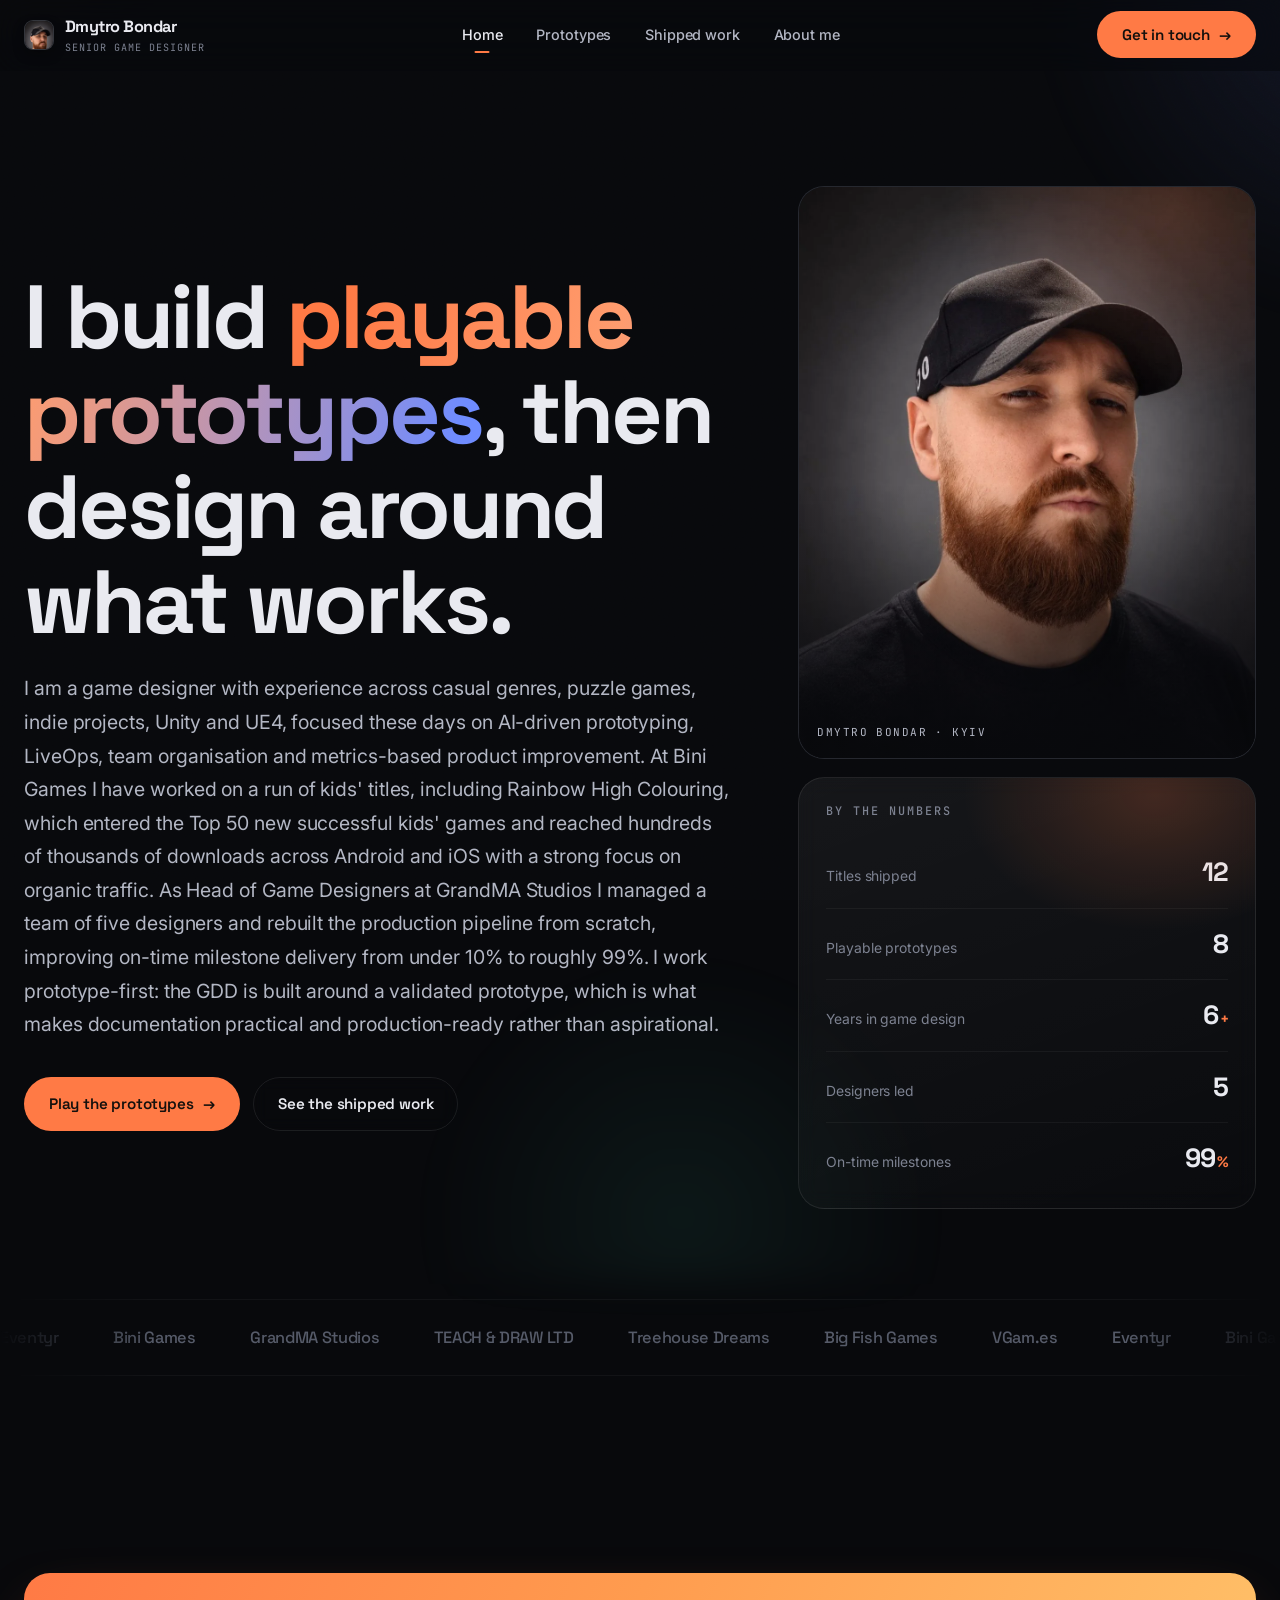
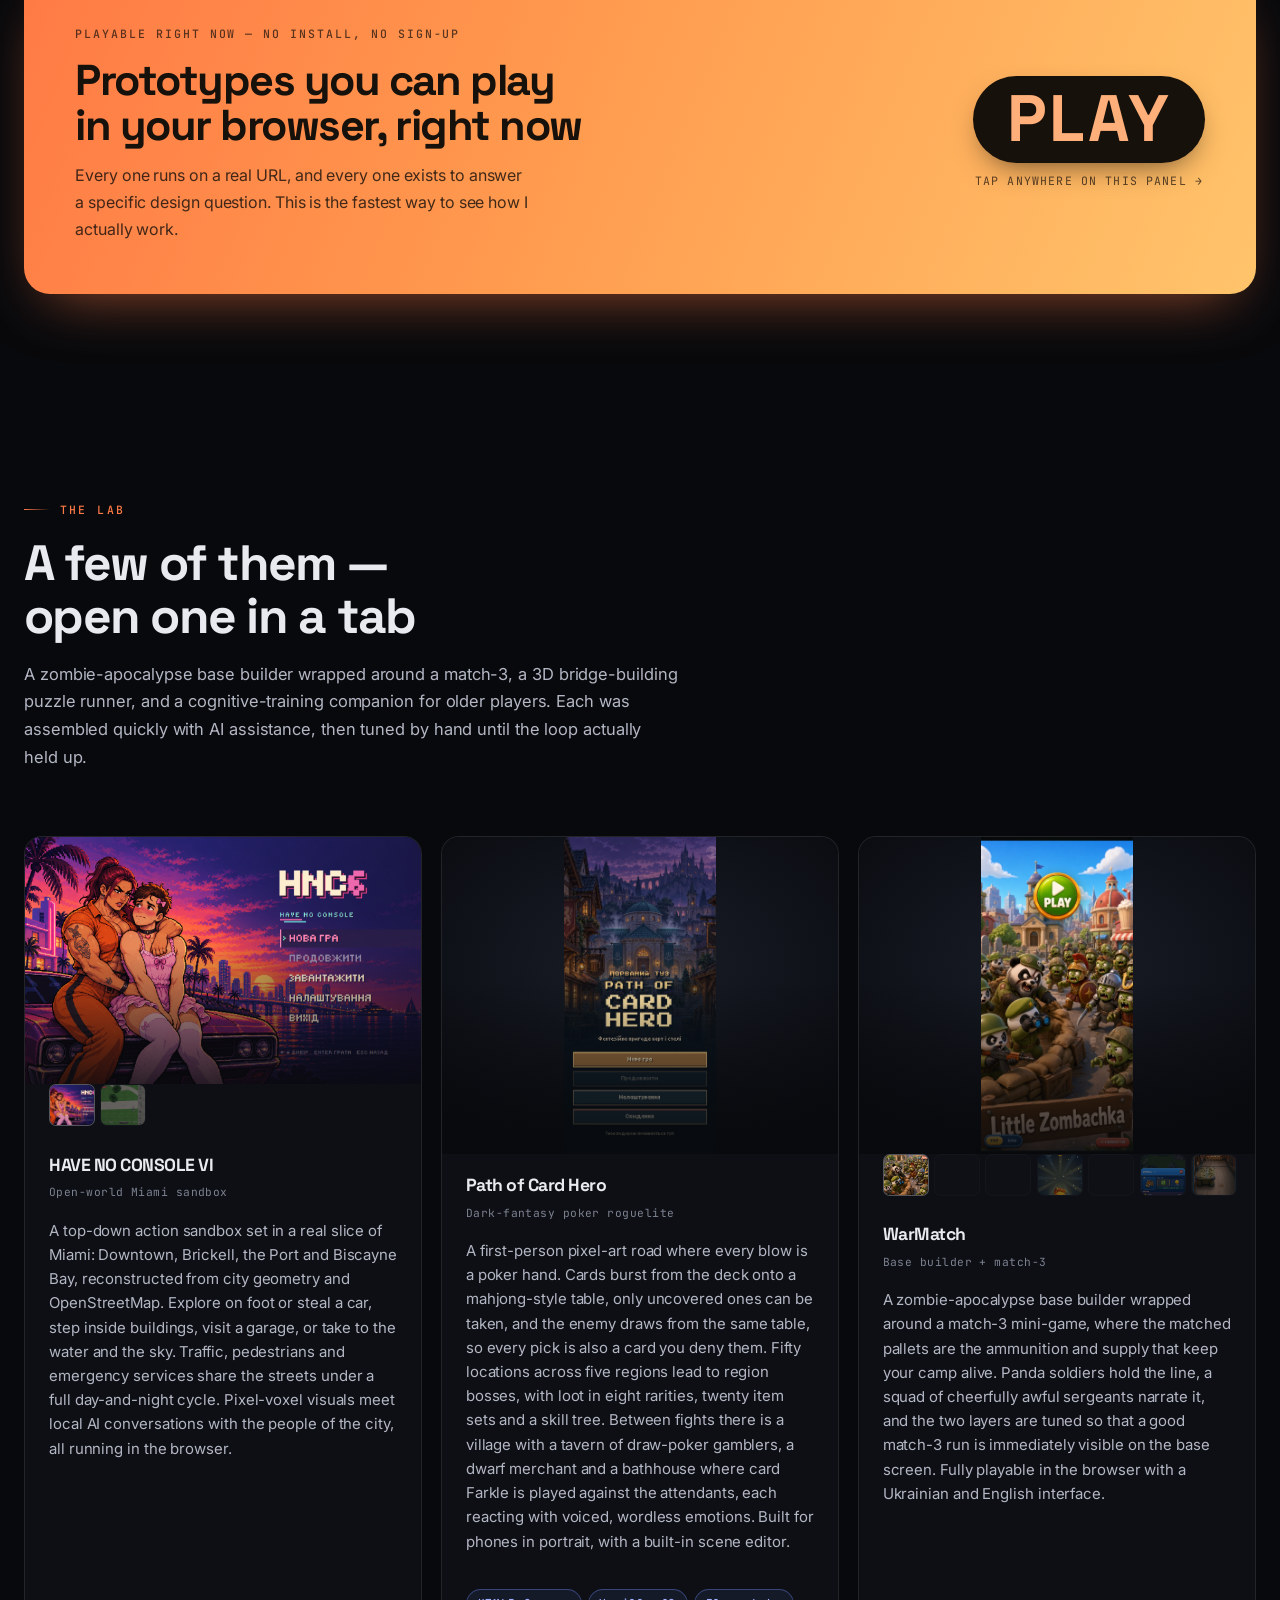
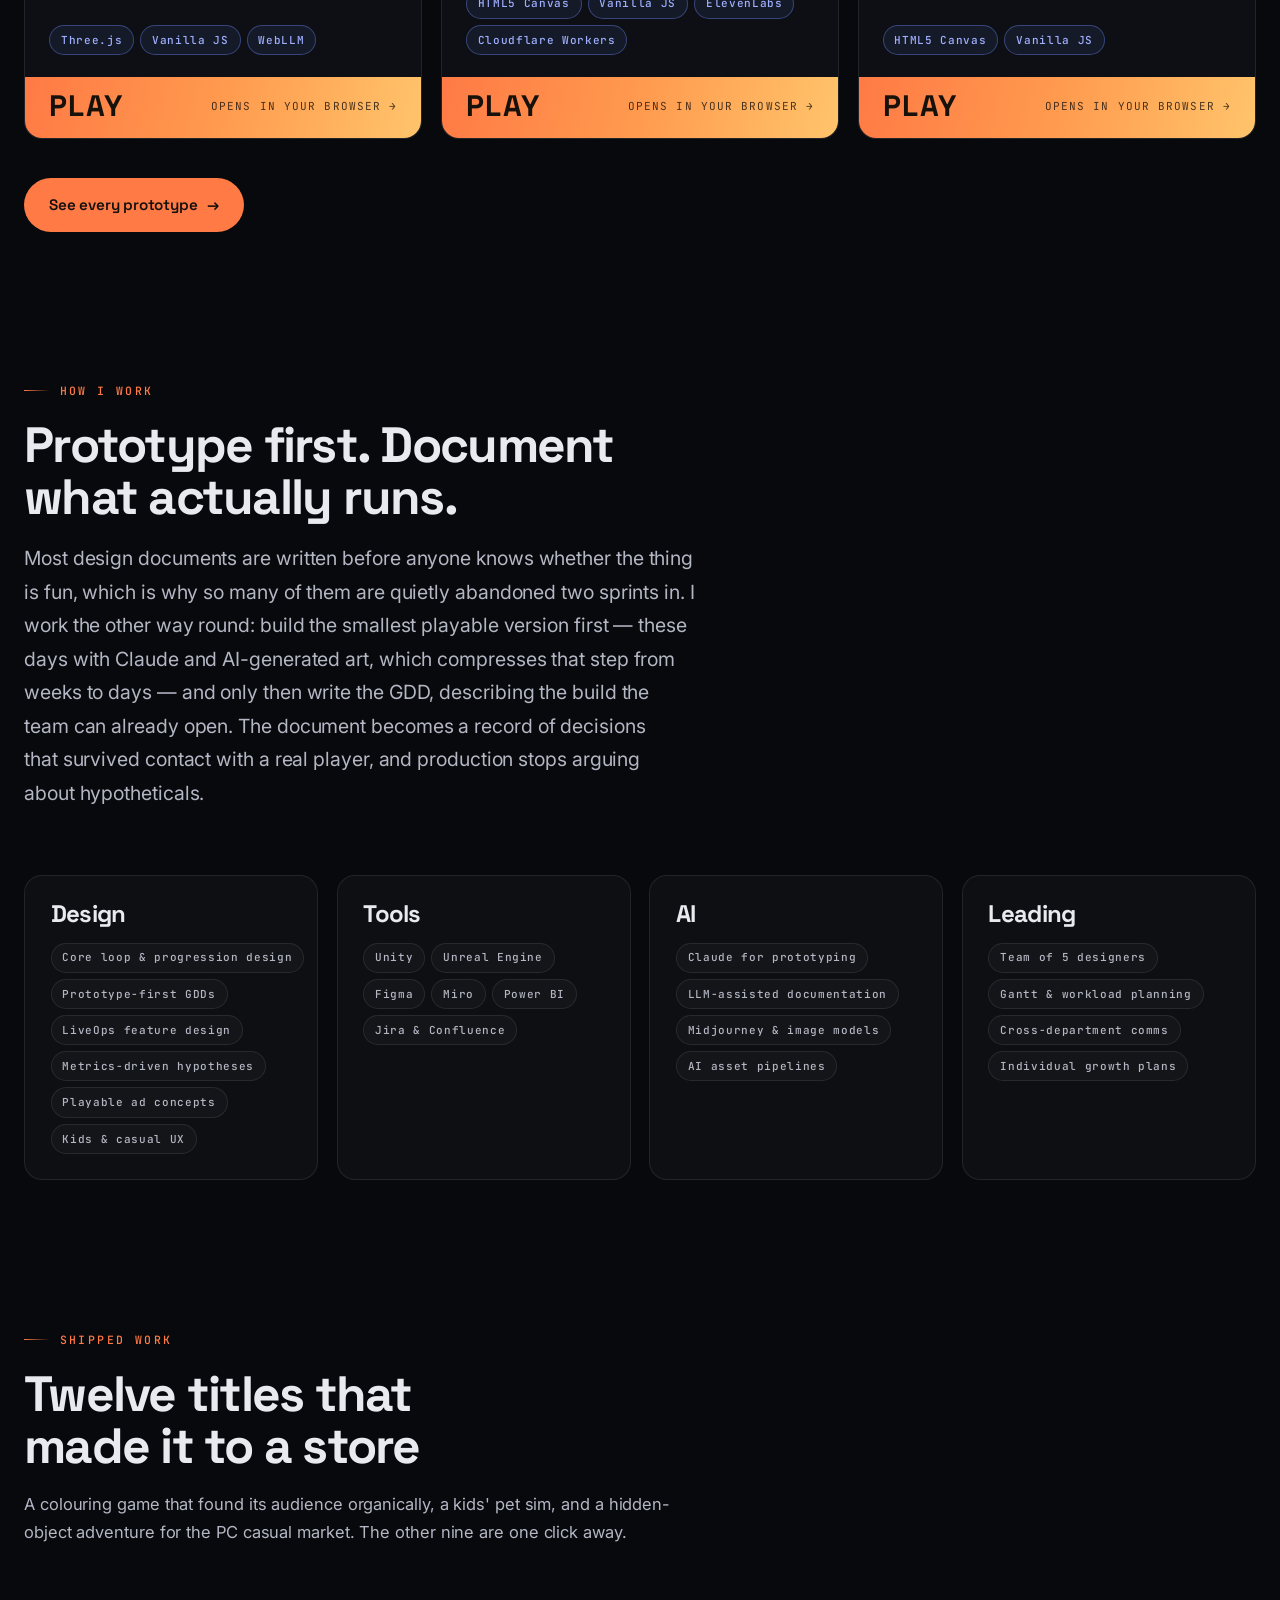
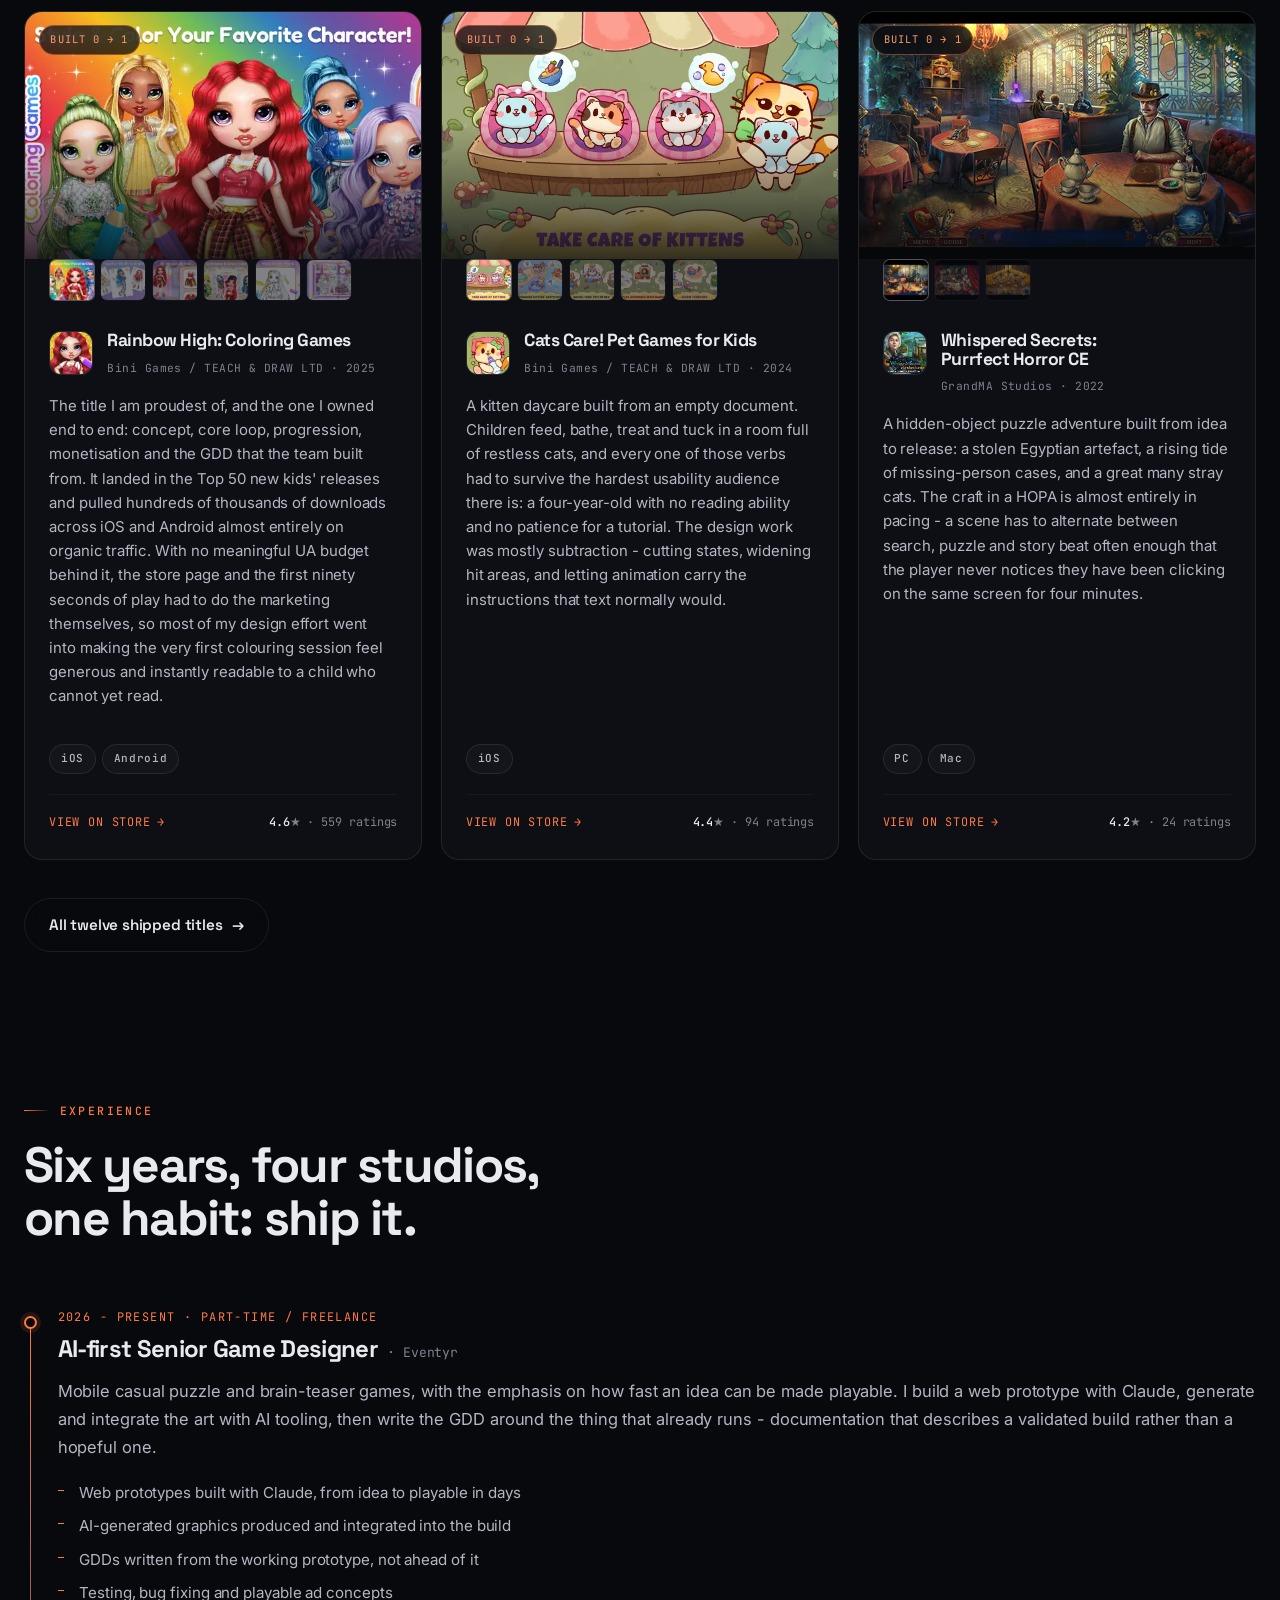
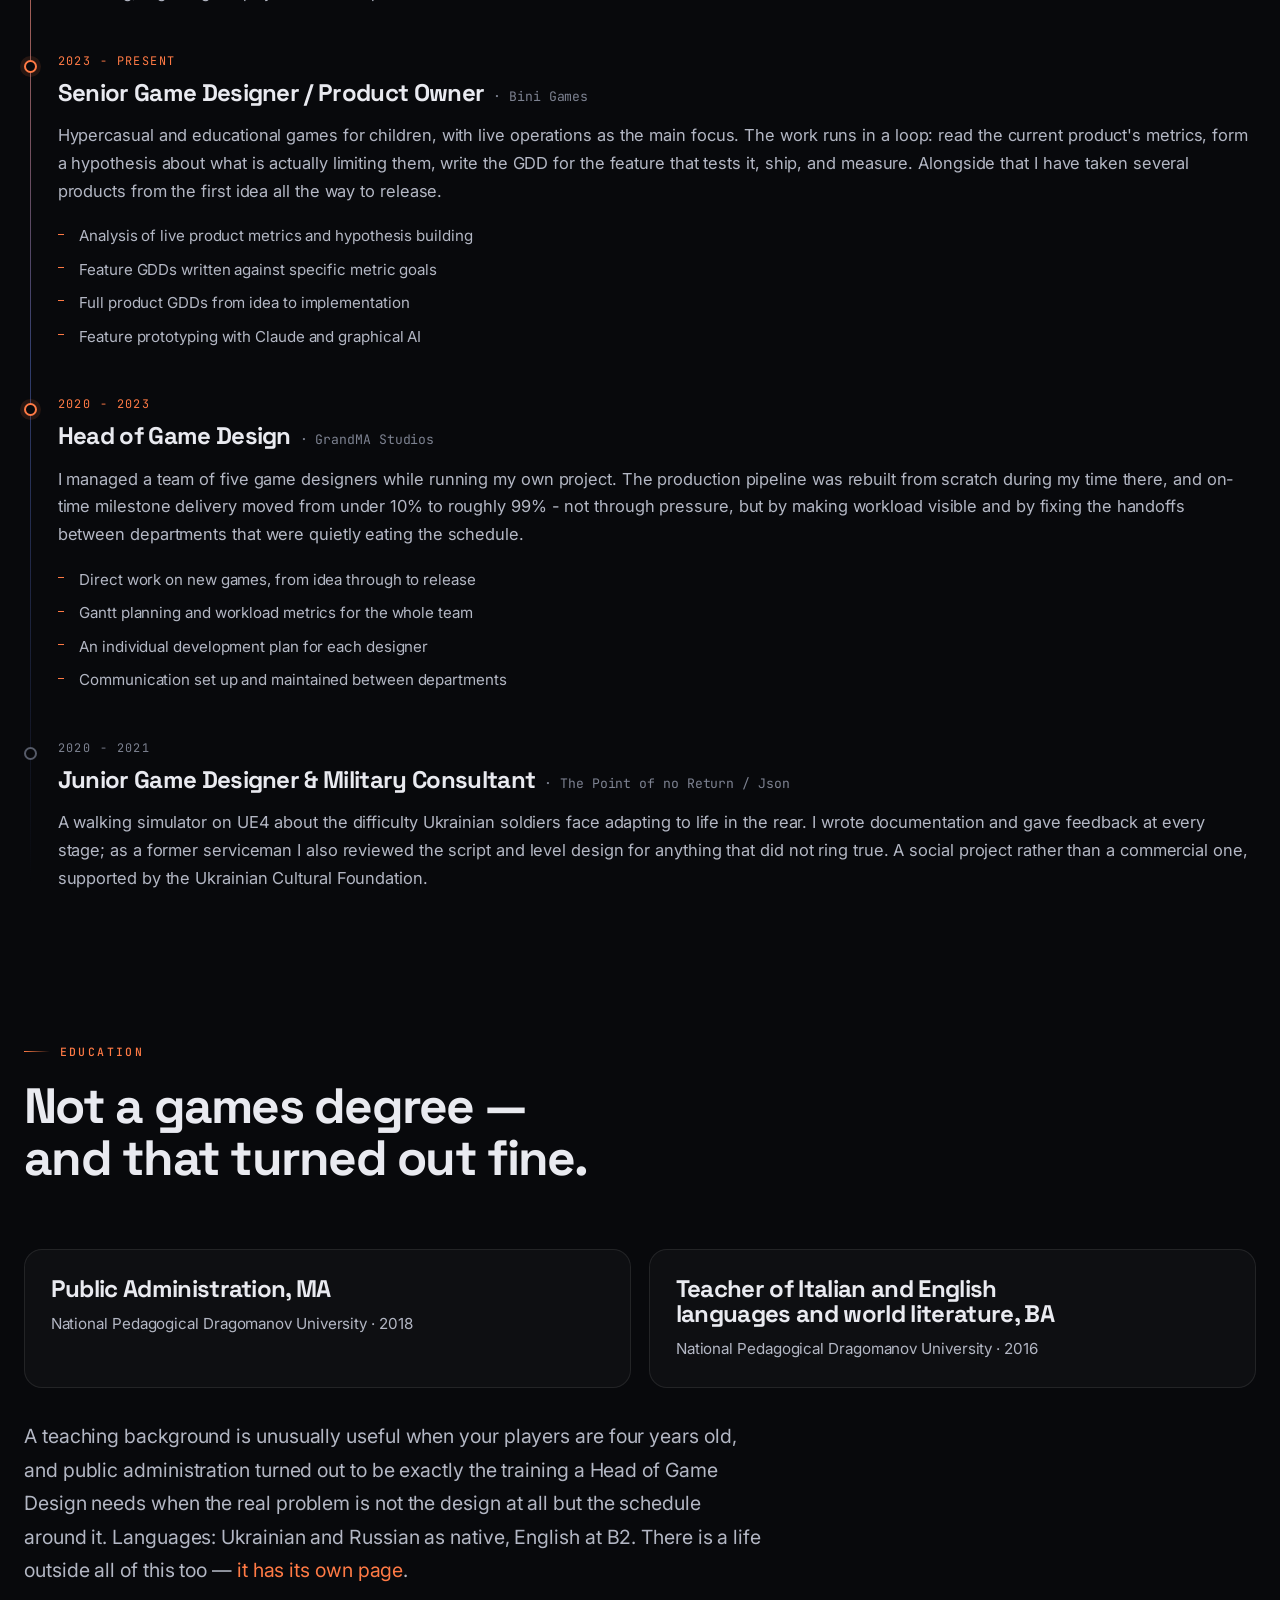
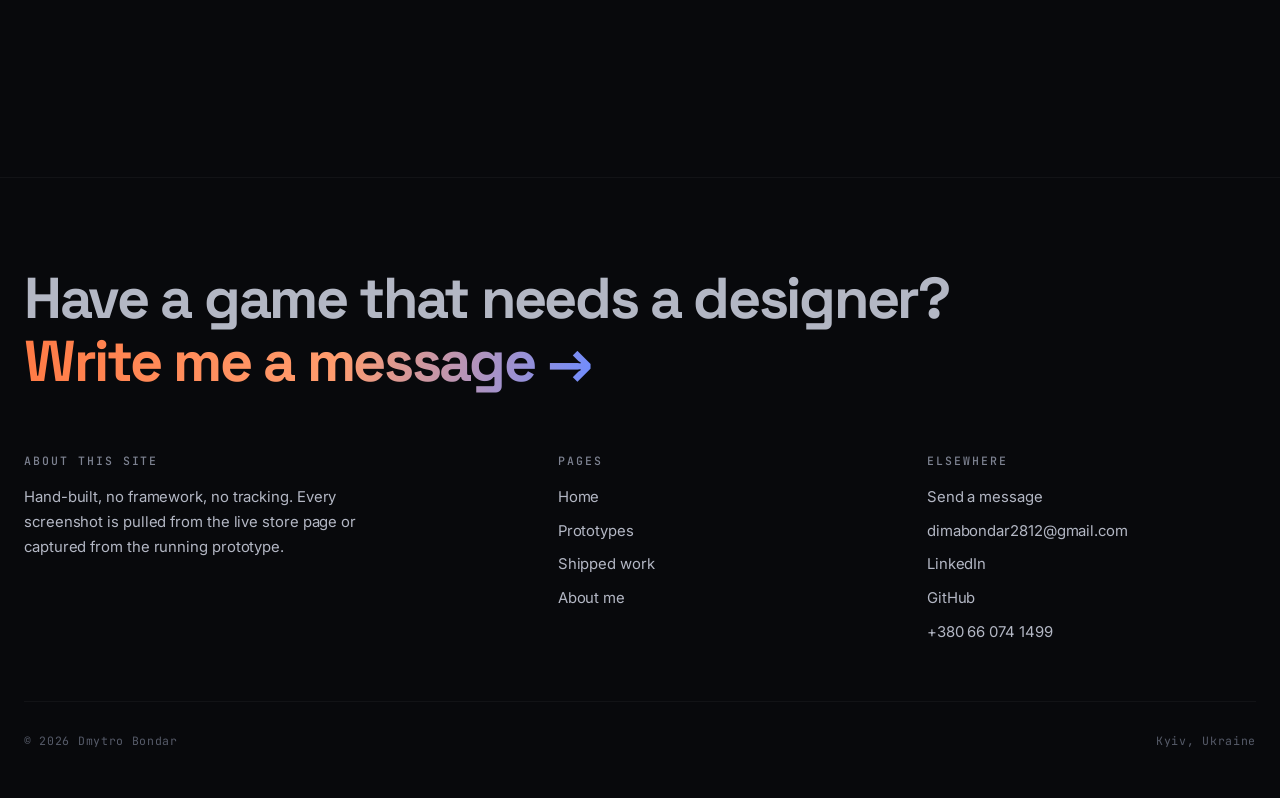
<file: index.html>
<!doctype html>
<html lang="en">
<head>
<meta charset="utf-8">
<meta name="viewport" content="width=device-width, initial-scale=1">
<title>Dmytro Bondar - Senior Game Designer - AI-first Prototyping &amp; LiveOps</title>
<meta name="description" content="Senior game designer with 12 shipped titles across casual, kids and puzzle genres. AI-first prototyping, LiveOps and design team leadership.">
<meta name="author" content="Dmytro Bondar">
<link rel="canonical" href="https://dmytrobondar.pages.dev/">
<meta property="og:type" content="website">
<meta property="og:title" content="Dmytro Bondar - Senior Game Designer - AI-first Prototyping &amp; LiveOps">
<meta property="og:description" content="Senior game designer with 12 shipped titles across casual, kids and puzzle genres. AI-first prototyping, LiveOps and design team leadership.">
<meta property="og:url" content="https://dmytrobondar.pages.dev/">
<meta name="twitter:card" content="summary_large_image">
<meta name="theme-color" content="#08090c">
<link rel="icon" type="image/png" sizes="32x32" href="favicon-32.png">
<link rel="icon" type="image/png" sizes="192x192" href="favicon-192.png">
<link rel="apple-touch-icon" href="apple-touch-icon.png">
<meta property="og:image" content="https://dmytrobondar.pages.dev/assets/img/life/avatar.webp">
<link rel="preconnect" href="https://fonts.googleapis.com">
<link rel="preconnect" href="https://fonts.gstatic.com" crossorigin>
<link href="https://fonts.googleapis.com/css2?family=Inter:wght@400;500;600&family=JetBrains+Mono:wght@400;500&family=Space+Grotesk:wght@500;600;700&display=swap" rel="stylesheet">
<link rel="stylesheet" href="assets/css/style.css">
</head>
<body>
<a class="skip" href="#main">Skip to content</a>
<header class="nav">
  <div class="nav-inner">
    <a class="brand" href="index.html">
      <img class="mark" src="assets/img/life/avatar.webp" alt="" width="30" height="30">
      <span>Dmytro Bondar<small>SENIOR GAME DESIGNER</small></span>
    </a>
    <nav class="nav-links" aria-label="Main"><a href="index.html" class="active" aria-current="page">Home</a><a href="lab.html">Prototypes</a><a href="work.html">Shipped work</a><a href="about.html">About me</a><a class="nav-contact-m" href="#" data-contact>Get in touch &rarr;</a></nav>
    <button class="btn nav-cta" type="button" data-contact>Get in touch <span class="arrow" aria-hidden="true">&rarr;</span></button>
    <button class="burger" aria-label="Menu" aria-expanded="false"><span></span><span></span><span></span></button>
  </div>
</header>
<main id="main">

<section class="hero">
  <div class="shell hero-grid">
    <div>
      <h1 data-reveal style="--d:60ms">I build <span class="grad">playable prototypes</span>, then design around what works.</h1>
      <p class="lead" data-reveal style="--d:130ms">
        I am a game designer with experience across casual genres, puzzle games, indie projects,
        Unity and UE4, focused these days on AI-driven prototyping, LiveOps, team organisation and
        metrics-based product improvement. At Bini Games I have worked on a run of kids' titles,
        including Rainbow High Colouring, which entered the Top 50 new successful kids' games and
        reached hundreds of thousands of downloads across Android and iOS with a strong focus on
        organic traffic. As Head of Game Designers at GrandMA Studios I managed a team of five
        designers and rebuilt the production pipeline from scratch, improving on-time milestone
        delivery from under 10% to roughly 99%. I work prototype-first: the GDD is built around a
        validated prototype, which is what makes documentation practical and production-ready
        rather than aspirational.
      </p>
      <div class="hero-actions" data-reveal style="--d:200ms">
        <a class="btn btn-xl" href="lab.html">Play the prototypes <span class="arrow" aria-hidden="true">&rarr;</span></a>
        <a class="btn ghost" href="work.html">See the shipped work</a>
      </div>
    </div>
    <div class="hero-side">
    <figure class="hero-photo" data-reveal style="--d:200ms">
      <img src="assets/img/life/portrait.webp" alt="Dmytro Bondar" width="600" height="750" loading="eager" decoding="async">
      <figcaption>Dmytro Bondar &middot; Kyiv</figcaption>
    </figure>
    <aside class="hero-card" data-reveal style="--d:300ms">
      <h4>By the numbers</h4>
      <div class="stat-row"><span class="k">Titles shipped</span><span class="v"><span data-count="12">0</span></span></div>
      <div class="stat-row"><span class="k">Playable prototypes</span><span class="v"><span data-count="8">0</span></span></div>
      <div class="stat-row"><span class="k">Years in game design</span><span class="v"><span data-count="6">0</span><em>+</em></span></div>
      <div class="stat-row"><span class="k">Designers led</span><span class="v"><span data-count="5">0</span></span></div>
      <div class="stat-row"><span class="k">On-time milestones</span><span class="v"><span data-count="99">0</span><em>%</em></span></div>
    </aside>
    </div>
  </div>
</section>

<div class="marquee" aria-hidden="true"><div class="marquee-track"><span>Eventyr</span><span>Bini Games</span><span>GrandMA Studios</span><span>TEACH &amp; DRAW LTD</span><span>Treehouse Dreams</span><span>Big Fish Games</span><span>VGam.es</span><span>Eventyr</span><span>Bini Games</span><span>GrandMA Studios</span><span>TEACH &amp; DRAW LTD</span><span>Treehouse Dreams</span><span>Big Fish Games</span><span>VGam.es</span></div></div>

<section class="section" style="padding-bottom:0">
  <div class="shell">
    <a class="play-band" href="lab.html" data-reveal>
      <div class="play-band-inner">
        <div class="play-band-text">
          <span class="play-band-eyebrow">Playable right now &mdash; no install, no sign-up</span>
          <h2>Prototypes you can play in your browser, right now</h2>
          <p>
            Every one runs on a real URL, and every one exists to answer a specific design question.
            This is the fastest way to see how I actually work.
          </p>
        </div>
        <span class="play-band-cta">
          <span class="play-word">PLAY</span>
          <span class="play-sub">Tap anywhere on this panel <span aria-hidden="true">&rarr;</span></span>
        </span>
      </div>
    </a>
  </div>
</section>

<section class="section">
  <div class="shell">
    <div class="section-head">
      <span class="eyebrow" data-reveal>The lab</span>
      <h2 data-reveal>A few of them &mdash; open one in a tab</h2>
      <p data-reveal>
        A zombie-apocalypse base builder wrapped around a match-3, a 3D bridge-building puzzle
        runner, and a cognitive-training companion for older players. Each was assembled quickly
        with AI assistance, then tuned by hand until the loop actually held up.
      </p>
    </div>
    <div class="grid three">
<article class="proj" data-reveal data-reveal-group="hp">
  <div class="proj-shot" data-index="0" aria-label="Open screenshots for HAVE NO CONSOLE VI"><img src="assets/img/prototypes/have-no-console-6/shot1.webp" alt="HAVE NO CONSOLE VI screenshot" loading="lazy" decoding="async"></div>
  <div class="proj-strip"><button type="button" data-src="assets/img/prototypes/have-no-console-6/shot1.webp" data-index="0" data-alt="HAVE NO CONSOLE VI screenshot 1" aria-current="true"><img src="assets/img/prototypes/have-no-console-6/shot1.webp" alt="" loading="lazy" decoding="async"></button><button type="button" data-src="assets/img/prototypes/have-no-console-6/shot2.webp" data-index="1" data-alt="HAVE NO CONSOLE VI screenshot 2"><img src="assets/img/prototypes/have-no-console-6/shot2.webp" alt="" loading="lazy" decoding="async"></button></div>
  <div class="proj-body">
    <div class="proj-top">
      <div class="proj-title"><h3>HAVE NO CONSOLE VI</h3><span class="by">Open-world Miami sandbox</span></div>
    </div>
    <p>A top-down action sandbox set in a real slice of Miami: Downtown, Brickell, the Port and Biscayne Bay, reconstructed from city geometry and OpenStreetMap. Explore on foot or steal a car, step inside buildings, visit a garage, or take to the water and the sky. Traffic, pedestrians and emergency services share the streets under a full day-and-night cycle. Pixel-voxel visuals meet local AI conversations with the people of the city, all running in the browser.</p>
    <div class="proj-tags"><span class="tag cool">Three.js</span><span class="tag cool">Vanilla JS</span><span class="tag cool">WebLLM</span></div>
    <a class="proj-play" href="https://have-no-console-6.dimabondar2812.workers.dev" target="_blank" rel="noopener"
       aria-label="Play HAVE NO CONSOLE VI in your browser">
      <span class="proj-play-word">PLAY</span>
      <span class="proj-play-sub">Opens in your browser <span aria-hidden="true">&rarr;</span></span>
    </a>
  </div>
</article>
<article class="proj" data-reveal data-reveal-group="hp">
  <div class="proj-shot portrait" data-index="0" aria-label="Open screenshots for Path of Card Hero"><img src="assets/img/prototypes/path-of-card-hero/shot1.webp" alt="Path of Card Hero screenshot" loading="lazy" decoding="async"></div>
  
  <div class="proj-body">
    <div class="proj-top">
      <div class="proj-title"><h3>Path of Card Hero</h3><span class="by">Dark-fantasy poker roguelite</span></div>
    </div>
    <p>A first-person pixel-art road where every blow is a poker hand. Cards burst from the deck onto a mahjong-style table, only uncovered ones can be taken, and the enemy draws from the same table, so every pick is also a card you deny them. Fifty locations across five regions lead to region bosses, with loot in eight rarities, twenty item sets and a skill tree. Between fights there is a village with a tavern of draw-poker gamblers, a dwarf merchant and a bathhouse where card Farkle is played against the attendants, each reacting with voiced, wordless emotions. Built for phones in portrait, with a built-in scene editor.</p>
    <div class="proj-tags"><span class="tag cool">HTML5 Canvas</span><span class="tag cool">Vanilla JS</span><span class="tag cool">ElevenLabs</span><span class="tag cool">Cloudflare Workers</span></div>
    <a class="proj-play" href="https://path-of-card-hero.dimabondar2812.workers.dev" target="_blank" rel="noopener"
       aria-label="Play Path of Card Hero in your browser">
      <span class="proj-play-word">PLAY</span>
      <span class="proj-play-sub">Opens in your browser <span aria-hidden="true">&rarr;</span></span>
    </a>
  </div>
</article>
<article class="proj" data-reveal data-reveal-group="hp">
  <div class="proj-shot portrait" data-index="0" aria-label="Open screenshots for WarMatch"><img src="assets/img/prototypes/warmatch/shot1.webp" alt="WarMatch screenshot" loading="lazy" decoding="async"></div>
  <div class="proj-strip"><button type="button" data-src="assets/img/prototypes/warmatch/shot1.webp" data-index="0" data-alt="WarMatch screenshot 1" aria-current="true"><img src="assets/img/prototypes/warmatch/shot1.webp" alt="" loading="lazy" decoding="async"></button><button type="button" data-src="assets/img/prototypes/warmatch/shot2.webp" data-index="1" data-alt="WarMatch screenshot 2"><img src="assets/img/prototypes/warmatch/shot2.webp" alt="" loading="lazy" decoding="async"></button><button type="button" data-src="assets/img/prototypes/warmatch/shot3.webp" data-index="2" data-alt="WarMatch screenshot 3"><img src="assets/img/prototypes/warmatch/shot3.webp" alt="" loading="lazy" decoding="async"></button><button type="button" data-src="assets/img/prototypes/warmatch/shot4.webp" data-index="3" data-alt="WarMatch screenshot 4"><img src="assets/img/prototypes/warmatch/shot4.webp" alt="" loading="lazy" decoding="async"></button><button type="button" data-src="assets/img/prototypes/warmatch/shot5.webp" data-index="4" data-alt="WarMatch screenshot 5"><img src="assets/img/prototypes/warmatch/shot5.webp" alt="" loading="lazy" decoding="async"></button><button type="button" data-src="assets/img/prototypes/warmatch/shot6.webp" data-index="5" data-alt="WarMatch screenshot 6"><img src="assets/img/prototypes/warmatch/shot6.webp" alt="" loading="lazy" decoding="async"></button><button type="button" data-src="assets/img/prototypes/warmatch/shot7.webp" data-index="6" data-alt="WarMatch screenshot 7"><img src="assets/img/prototypes/warmatch/shot7.webp" alt="" loading="lazy" decoding="async"></button></div>
  <div class="proj-body">
    <div class="proj-top">
      <div class="proj-title"><h3>WarMatch</h3><span class="by">Base builder + match-3</span></div>
    </div>
    <p>A zombie-apocalypse base builder wrapped around a match-3 mini-game, where the matched pallets are the ammunition and supply that keep your camp alive. Panda soldiers hold the line, a squad of cheerfully awful sergeants narrate it, and the two layers are tuned so that a good match-3 run is immediately visible on the base screen. Fully playable in the browser with a Ukrainian and English interface.</p>
    <div class="proj-tags"><span class="tag cool">HTML5 Canvas</span><span class="tag cool">Vanilla JS</span></div>
    <a class="proj-play" href="https://warmatch.pages.dev" target="_blank" rel="noopener"
       aria-label="Play WarMatch in your browser">
      <span class="proj-play-word">PLAY</span>
      <span class="proj-play-sub">Opens in your browser <span aria-hidden="true">&rarr;</span></span>
    </a>
  </div>
</article></div>
    <div style="margin-top:2.4rem" data-reveal>
      <a class="btn" href="lab.html">See every prototype <span class="arrow" aria-hidden="true">&rarr;</span></a>
    </div>
  </div>
</section>

<section class="section" style="padding-top:0">
  <div class="shell">
    <div class="section-head">
      <span class="eyebrow" data-reveal>How I work</span>
      <h2 data-reveal>Prototype first. Document what actually runs.</h2>
      <p class="lead" data-reveal>
        Most design documents are written before anyone knows whether the thing is fun, which is why
        so many of them are quietly abandoned two sprints in. I work the other way round: build the
        smallest playable version first &mdash; these days with Claude and AI-generated art, which
        compresses that step from weeks to days &mdash; and only then write the GDD, describing the
        build the team can already open. The document becomes a record of decisions that survived
        contact with a real player, and production stops arguing about hypotheticals.
      </p>
    </div>
    <div class="grid four">
      <div class="card" data-reveal data-reveal-group="sk">
        <h3>Design</h3>
        <div class="proj-tags" style="margin-top:1rem"><span class="tag">Core loop &amp; progression design</span><span class="tag">Prototype-first GDDs</span><span class="tag">LiveOps feature design</span><span class="tag">Metrics-driven hypotheses</span><span class="tag">Playable ad concepts</span><span class="tag">Kids &amp; casual UX</span></div>
      </div>
      <div class="card" data-reveal data-reveal-group="sk">
        <h3>Tools</h3>
        <div class="proj-tags" style="margin-top:1rem"><span class="tag">Unity</span><span class="tag">Unreal Engine</span><span class="tag">Figma</span><span class="tag">Miro</span><span class="tag">Power BI</span><span class="tag">Jira &amp; Confluence</span></div>
      </div>
      <div class="card" data-reveal data-reveal-group="sk">
        <h3>AI</h3>
        <div class="proj-tags" style="margin-top:1rem"><span class="tag">Claude for prototyping</span><span class="tag">LLM-assisted documentation</span><span class="tag">Midjourney &amp; image models</span><span class="tag">AI asset pipelines</span></div>
      </div>
      <div class="card" data-reveal data-reveal-group="sk">
        <h3>Leading</h3>
        <div class="proj-tags" style="margin-top:1rem"><span class="tag">Team of 5 designers</span><span class="tag">Gantt &amp; workload planning</span><span class="tag">Cross-department comms</span><span class="tag">Individual growth plans</span></div>
      </div></div>
  </div>
</section>

<section class="section" style="padding-top:0">
  <div class="shell">
    <div class="section-head">
      <span class="eyebrow" data-reveal>Shipped work</span>
      <h2 data-reveal>Twelve titles that made it to a store</h2>
      <p data-reveal>A colouring game that found its audience organically, a kids' pet sim, and a
      hidden-object adventure for the PC casual market. The other nine are one click away.</p>
    </div>
    <div class="grid three">
<article class="proj" data-tags="zero kids mobile" data-reveal data-reveal-group="feat">
  <div class="proj-shot" data-index="0" aria-label="Open screenshots for Rainbow High: Coloring Games"><img src="assets/img/projects/rainbow-high/shot1.webp" alt="Rainbow High: Coloring Games screenshot" loading="lazy" decoding="async"><span class="proj-badge zero">Built 0 &rarr; 1</span></div>
  <div class="proj-strip"><button type="button" data-src="assets/img/projects/rainbow-high/shot1.webp" data-index="0" data-alt="Rainbow High: Coloring Games screenshot 1" aria-current="true"><img src="assets/img/projects/rainbow-high/shot1.webp" alt="" loading="lazy" decoding="async"></button><button type="button" data-src="assets/img/projects/rainbow-high/shot2.webp" data-index="1" data-alt="Rainbow High: Coloring Games screenshot 2"><img src="assets/img/projects/rainbow-high/shot2.webp" alt="" loading="lazy" decoding="async"></button><button type="button" data-src="assets/img/projects/rainbow-high/shot3.webp" data-index="2" data-alt="Rainbow High: Coloring Games screenshot 3"><img src="assets/img/projects/rainbow-high/shot3.webp" alt="" loading="lazy" decoding="async"></button><button type="button" data-src="assets/img/projects/rainbow-high/shot4.webp" data-index="3" data-alt="Rainbow High: Coloring Games screenshot 4"><img src="assets/img/projects/rainbow-high/shot4.webp" alt="" loading="lazy" decoding="async"></button><button type="button" data-src="assets/img/projects/rainbow-high/shot5.webp" data-index="4" data-alt="Rainbow High: Coloring Games screenshot 5"><img src="assets/img/projects/rainbow-high/shot5.webp" alt="" loading="lazy" decoding="async"></button><button type="button" data-src="assets/img/projects/rainbow-high/shot6.webp" data-index="5" data-alt="Rainbow High: Coloring Games screenshot 6"><img src="assets/img/projects/rainbow-high/shot6.webp" alt="" loading="lazy" decoding="async"></button></div>
  <div class="proj-body">
    <div class="proj-top">
      <img class="proj-icon" src="assets/img/projects/rainbow-high/icon.webp" alt="" loading="lazy">
      <div class="proj-title"><h3>Rainbow High: Coloring Games</h3><span class="by">Bini Games / TEACH &amp; DRAW LTD &middot; 2025</span></div>
    </div>
    <p>The title I am proudest of, and the one I owned end to end: concept, core loop, progression, monetisation and the GDD that the team built from. It landed in the Top 50 new kids&#x27; releases and pulled hundreds of thousands of downloads across iOS and Android almost entirely on organic traffic. With no meaningful UA budget behind it, the store page and the first ninety seconds of play had to do the marketing themselves, so most of my design effort went into making the very first colouring session feel generous and instantly readable to a child who cannot yet read.</p>
    <div class="proj-tags"><span class="tag">iOS</span><span class="tag">Android</span></div>
    <div class="proj-foot">
      <a class="proj-link" href="https://apps.apple.com/us/app/id6740995343" target="_blank" rel="noopener">View on store <span aria-hidden="true">&rarr;</span></a>
      <span class="proj-rating"><b>4.6</b>&#9733; &middot; 559 ratings</span>
    </div>
  </div>
</article>
<article class="proj" data-tags="zero kids mobile" data-reveal data-reveal-group="feat">
  <div class="proj-shot" data-index="0" aria-label="Open screenshots for Cats Care! Pet Games for Kids"><img src="assets/img/projects/cats-care/shot1.webp" alt="Cats Care! Pet Games for Kids screenshot" loading="lazy" decoding="async"><span class="proj-badge zero">Built 0 &rarr; 1</span></div>
  <div class="proj-strip"><button type="button" data-src="assets/img/projects/cats-care/shot1.webp" data-index="0" data-alt="Cats Care! Pet Games for Kids screenshot 1" aria-current="true"><img src="assets/img/projects/cats-care/shot1.webp" alt="" loading="lazy" decoding="async"></button><button type="button" data-src="assets/img/projects/cats-care/shot2.webp" data-index="1" data-alt="Cats Care! Pet Games for Kids screenshot 2"><img src="assets/img/projects/cats-care/shot2.webp" alt="" loading="lazy" decoding="async"></button><button type="button" data-src="assets/img/projects/cats-care/shot3.webp" data-index="2" data-alt="Cats Care! Pet Games for Kids screenshot 3"><img src="assets/img/projects/cats-care/shot3.webp" alt="" loading="lazy" decoding="async"></button><button type="button" data-src="assets/img/projects/cats-care/shot4.webp" data-index="3" data-alt="Cats Care! Pet Games for Kids screenshot 4"><img src="assets/img/projects/cats-care/shot4.webp" alt="" loading="lazy" decoding="async"></button><button type="button" data-src="assets/img/projects/cats-care/shot5.webp" data-index="4" data-alt="Cats Care! Pet Games for Kids screenshot 5"><img src="assets/img/projects/cats-care/shot5.webp" alt="" loading="lazy" decoding="async"></button></div>
  <div class="proj-body">
    <div class="proj-top">
      <img class="proj-icon" src="assets/img/projects/cats-care/icon.webp" alt="" loading="lazy">
      <div class="proj-title"><h3>Cats Care! Pet Games for Kids</h3><span class="by">Bini Games / TEACH &amp; DRAW LTD &middot; 2024</span></div>
    </div>
    <p>A kitten daycare built from an empty document. Children feed, bathe, treat and tuck in a room full of restless cats, and every one of those verbs had to survive the hardest usability audience there is: a four-year-old with no reading ability and no patience for a tutorial. The design work was mostly subtraction - cutting states, widening hit areas, and letting animation carry the instructions that text normally would.</p>
    <div class="proj-tags"><span class="tag">iOS</span></div>
    <div class="proj-foot">
      <a class="proj-link" href="https://apps.apple.com/us/app/id6476145721" target="_blank" rel="noopener">View on store <span aria-hidden="true">&rarr;</span></a>
      <span class="proj-rating"><b>4.4</b>&#9733; &middot; 94 ratings</span>
    </div>
  </div>
</article>
<article class="proj" data-tags="zero hopa pc" data-reveal data-reveal-group="feat">
  <div class="proj-shot" data-index="0" aria-label="Open screenshots for Whispered Secrets: Purrfect Horror CE"><img src="assets/img/projects/ws-purrfect-horror/shot1.jpg" alt="Whispered Secrets: Purrfect Horror CE screenshot" loading="lazy" decoding="async"><span class="proj-badge zero">Built 0 &rarr; 1</span></div>
  <div class="proj-strip"><button type="button" data-src="assets/img/projects/ws-purrfect-horror/shot1.jpg" data-index="0" data-alt="Whispered Secrets: Purrfect Horror CE screenshot 1" aria-current="true"><img src="assets/img/projects/ws-purrfect-horror/shot1.jpg" alt="" loading="lazy" decoding="async"></button><button type="button" data-src="assets/img/projects/ws-purrfect-horror/shot2.jpg" data-index="1" data-alt="Whispered Secrets: Purrfect Horror CE screenshot 2"><img src="assets/img/projects/ws-purrfect-horror/shot2.jpg" alt="" loading="lazy" decoding="async"></button><button type="button" data-src="assets/img/projects/ws-purrfect-horror/shot3.jpg" data-index="2" data-alt="Whispered Secrets: Purrfect Horror CE screenshot 3"><img src="assets/img/projects/ws-purrfect-horror/shot3.jpg" alt="" loading="lazy" decoding="async"></button></div>
  <div class="proj-body">
    <div class="proj-top">
      <img class="proj-icon" src="assets/img/projects/ws-purrfect-horror/icon.jpg" alt="" loading="lazy">
      <div class="proj-title"><h3>Whispered Secrets: Purrfect Horror CE</h3><span class="by">GrandMA Studios &middot; 2022</span></div>
    </div>
    <p>A hidden-object puzzle adventure built from idea to release: a stolen Egyptian artefact, a rising tide of missing-person cases, and a great many stray cats. The craft in a HOPA is almost entirely in pacing - a scene has to alternate between search, puzzle and story beat often enough that the player never notices they have been clicking on the same screen for four minutes.</p>
    <div class="proj-tags"><span class="tag">PC</span><span class="tag">Mac</span></div>
    <div class="proj-foot">
      <a class="proj-link" href="https://www.bigfishgames.com/whispered-secrets-purrfect-horror-ce-f18731t1l1.html" target="_blank" rel="noopener">View on store <span aria-hidden="true">&rarr;</span></a>
      <span class="proj-rating"><b>4.2</b>&#9733; &middot; 24 ratings</span>
    </div>
  </div>
</article></div>
    <div style="margin-top:2.4rem" data-reveal>
      <a class="btn ghost" href="work.html">All twelve shipped titles <span class="arrow" aria-hidden="true">&rarr;</span></a>
    </div>
  </div>
</section>

<section class="section" style="padding-top:0">
  <div class="shell">
    <div class="section-head">
      <span class="eyebrow" data-reveal>Experience</span>
      <h2 data-reveal>Six years, four studios, one habit: ship it.</h2>
    </div>
    <div class="tl">
    <div class="tl-item" data-reveal data-reveal-group="tl">
      <div class="tl-when">2026 - present &middot; part-time / freelance</div>
      <div class="tl-where"><h3>AI-first Senior Game Designer</h3><span class="co">Eventyr</span></div>
      <p>Mobile casual puzzle and brain-teaser games, with the emphasis on how fast an idea can be made playable. I build a web prototype with Claude, generate and integrate the art with AI tooling, then write the GDD around the thing that already runs - documentation that describes a validated build rather than a hopeful one.</p>
      <ul><li>Web prototypes built with Claude, from idea to playable in days</li><li>AI-generated graphics produced and integrated into the build</li><li>GDDs written from the working prototype, not ahead of it</li><li>Testing, bug fixing and playable ad concepts</li></ul>
    </div>
    <div class="tl-item" data-reveal data-reveal-group="tl">
      <div class="tl-when">2023 - present</div>
      <div class="tl-where"><h3>Senior Game Designer / Product Owner</h3><span class="co">Bini Games</span></div>
      <p>Hypercasual and educational games for children, with live operations as the main focus. The work runs in a loop: read the current product&#x27;s metrics, form a hypothesis about what is actually limiting them, write the GDD for the feature that tests it, ship, and measure. Alongside that I have taken several products from the first idea all the way to release.</p>
      <ul><li>Analysis of live product metrics and hypothesis building</li><li>Feature GDDs written against specific metric goals</li><li>Full product GDDs from idea to implementation</li><li>Feature prototyping with Claude and graphical AI</li></ul>
    </div>
    <div class="tl-item" data-reveal data-reveal-group="tl">
      <div class="tl-when">2020 - 2023</div>
      <div class="tl-where"><h3>Head of Game Design</h3><span class="co">GrandMA Studios</span></div>
      <p>I managed a team of five game designers while running my own project. The production pipeline was rebuilt from scratch during my time there, and on-time milestone delivery moved from under 10% to roughly 99% - not through pressure, but by making workload visible and by fixing the handoffs between departments that were quietly eating the schedule.</p>
      <ul><li>Direct work on new games, from idea through to release</li><li>Gantt planning and workload metrics for the whole team</li><li>An individual development plan for each designer</li><li>Communication set up and maintained between departments</li></ul>
    </div>
    <div class="tl-item past" data-reveal data-reveal-group="tl">
      <div class="tl-when">2020 - 2021</div>
      <div class="tl-where"><h3>Junior Game Designer &amp; Military Consultant</h3><span class="co">The Point of no Return / Json</span></div>
      <p>A walking simulator on UE4 about the difficulty Ukrainian soldiers face adapting to life in the rear. I wrote documentation and gave feedback at every stage; as a former serviceman I also reviewed the script and level design for anything that did not ring true. A social project rather than a commercial one, supported by the Ukrainian Cultural Foundation.</p>
      
    </div></div>
  </div>
</section>

<section class="section" style="padding-top:0">
  <div class="shell">
    <div class="section-head">
      <span class="eyebrow" data-reveal>Education</span>
      <h2 data-reveal>Not a games degree &mdash; and that turned out fine.</h2>
    </div>
    <div class="grid two">
      <div class="card" data-reveal data-reveal-group="edu">
        <h3>Public Administration, MA</h3>
        <p style="margin-top:.5rem">National Pedagogical Dragomanov University &middot; 2018</p>
      </div>
      <div class="card" data-reveal data-reveal-group="edu">
        <h3>Teacher of Italian and English languages and world literature, BA</h3>
        <p style="margin-top:.5rem">National Pedagogical Dragomanov University &middot; 2016</p>
      </div>
    </div>
    <p class="lead" style="margin-top:2rem" data-reveal>
      A teaching background is unusually useful when your players are four years old, and public
      administration turned out to be exactly the training a Head of Game Design needs when the real
      problem is not the design at all but the schedule around it. Languages: Ukrainian and Russian
      as native, English at B2. There is a life outside all of this too &mdash;
      <a href="about.html" style="color:var(--accent)">it has its own page</a>.
    </p>
  </div>
</section>

</main>
<footer class="footer">
  <div class="shell">
    <p class="big-cta" data-reveal>Have a game that needs a designer?<br><a href="#" data-contact>Write me a message &rarr;</a></p>
    <div class="footer-grid" style="margin-top:3.2rem">
      <div>
        <h4>About this site</h4>
        <p style="font-size:.93rem;max-width:38ch">Hand-built, no framework, no tracking. Every screenshot is pulled from the live store page or captured from the running prototype.</p>
      </div>
      <div>
        <h4>Pages</h4>
        <div class="footer-list">
          <a href="index.html">Home</a>
          <a href="lab.html">Prototypes</a>
          <a href="work.html">Shipped work</a>
          <a href="about.html">About me</a>
        </div>
      </div>
      <div>
        <h4>Elsewhere</h4>
        <div class="footer-list">
          <a href="#" data-contact>Send a message</a>
          <a href="mailto:dimabondar2812@gmail.com">dimabondar2812@gmail.com</a>
          <a href="https://www.linkedin.com/in/dmytro-bondar-63a94a144/" target="_blank" rel="noopener">LinkedIn</a>
          <a href="https://github.com/jotunlegion" target="_blank" rel="noopener">GitHub</a>
          <a href="tel:+380660741499">+380 66 074 1499</a>
        </div>
      </div>
    </div>
    <div class="footer-bottom">
      <span>&copy; <span id="year">2026</span> Dmytro Bondar</span>
      <span>Kyiv, Ukraine</span>
    </div>
  </div>
</footer>

<div class="lb" id="lightbox" role="dialog" aria-modal="true" aria-label="Screenshot viewer">
  <button class="lb-close" aria-label="Close">&times;</button>
  <button class="lb-nav prev" aria-label="Previous">&#8249;</button>
  <button class="lb-nav next" aria-label="Next">&#8250;</button>
  <figure><img alt=""><figcaption></figcaption></figure>
</div>

<div class="modal" id="contact" role="dialog" aria-modal="true" aria-labelledby="contact-title">
  <div class="modal-card">
    <button class="modal-close" type="button" aria-label="Close">&times;</button>
    <h3 id="contact-title">Say hello</h3>
    <p>A role, a project, a question about something on this site &mdash; all welcome. Write below and it lands straight in my inbox.</p>
    <form action="https://formsubmit.co/ajax/dimabondar2812@gmail.com" method="post" data-mailto="dimabondar2812@gmail.com" novalidate>
      <div class="field">
        <label for="cf-name">Your name</label>
        <input id="cf-name" name="name" type="text" autocomplete="name" placeholder="Jane Doe" required>
      </div>
      <div class="field">
        <label for="cf-email">Your email</label>
        <input id="cf-email" name="email" type="email" autocomplete="email" placeholder="jane@studio.com" required>
      </div>
      <div class="field">
        <label for="cf-subject">Subject</label>
        <input id="cf-subject" name="subject" type="text" placeholder="Senior game designer role">
      </div>
      <div class="field">
        <label for="cf-message">Message</label>
        <textarea id="cf-message" name="message" placeholder="Tell me what you are building." required></textarea>
      </div>
      <div class="modal-actions">
        <button class="btn" type="submit">Send message <span class="arrow" aria-hidden="true">&rarr;</span></button>
        <a class="btn ghost" href="mailto:dimabondar2812@gmail.com">Use my mail app instead</a>
      </div>
      <p class="form-status" role="status" aria-live="polite"></p>
      <p class="form-note">Or reach me directly: <a href="mailto:dimabondar2812@gmail.com">dimabondar2812@gmail.com</a> &middot; <a href="tel:+380660741499">+380 66 074 1499</a></p>
    </form>
  </div>
</div>

<script src="assets/js/main.js"></script>
</body>
</html>
</file>
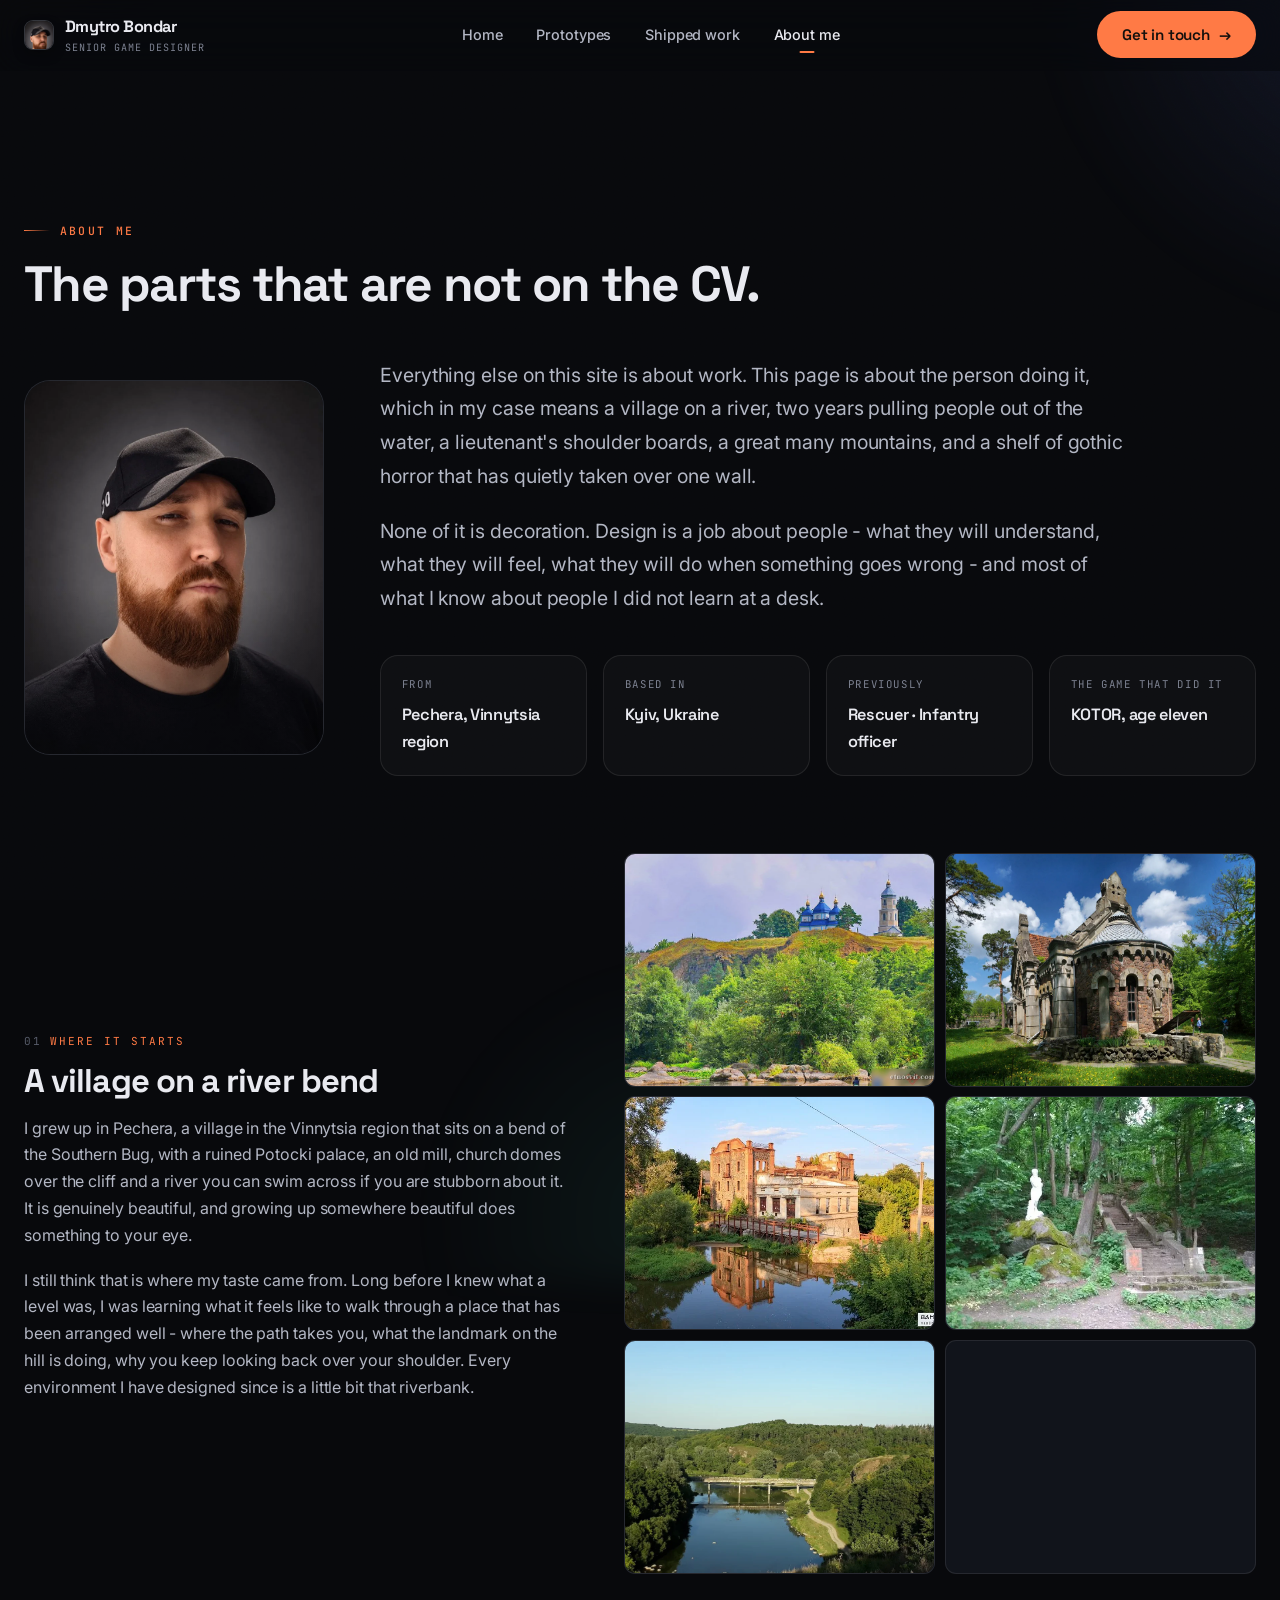
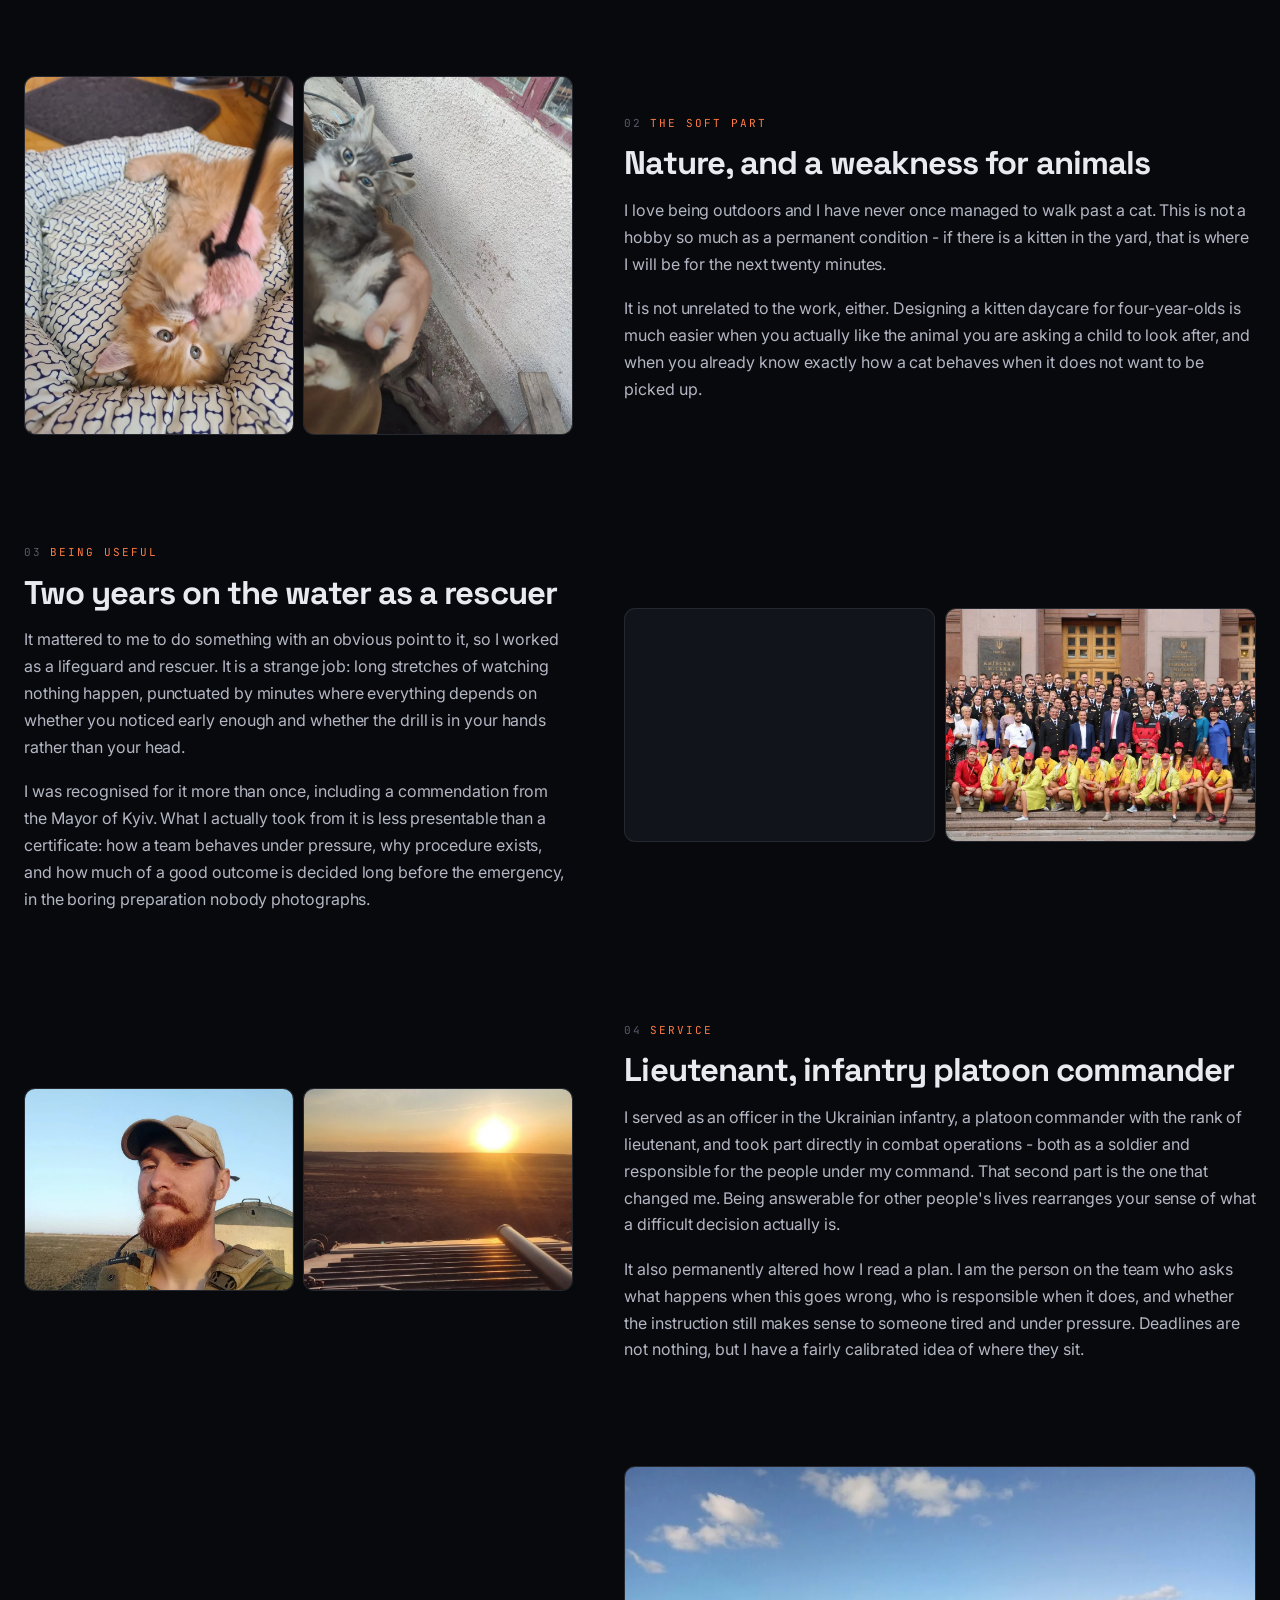
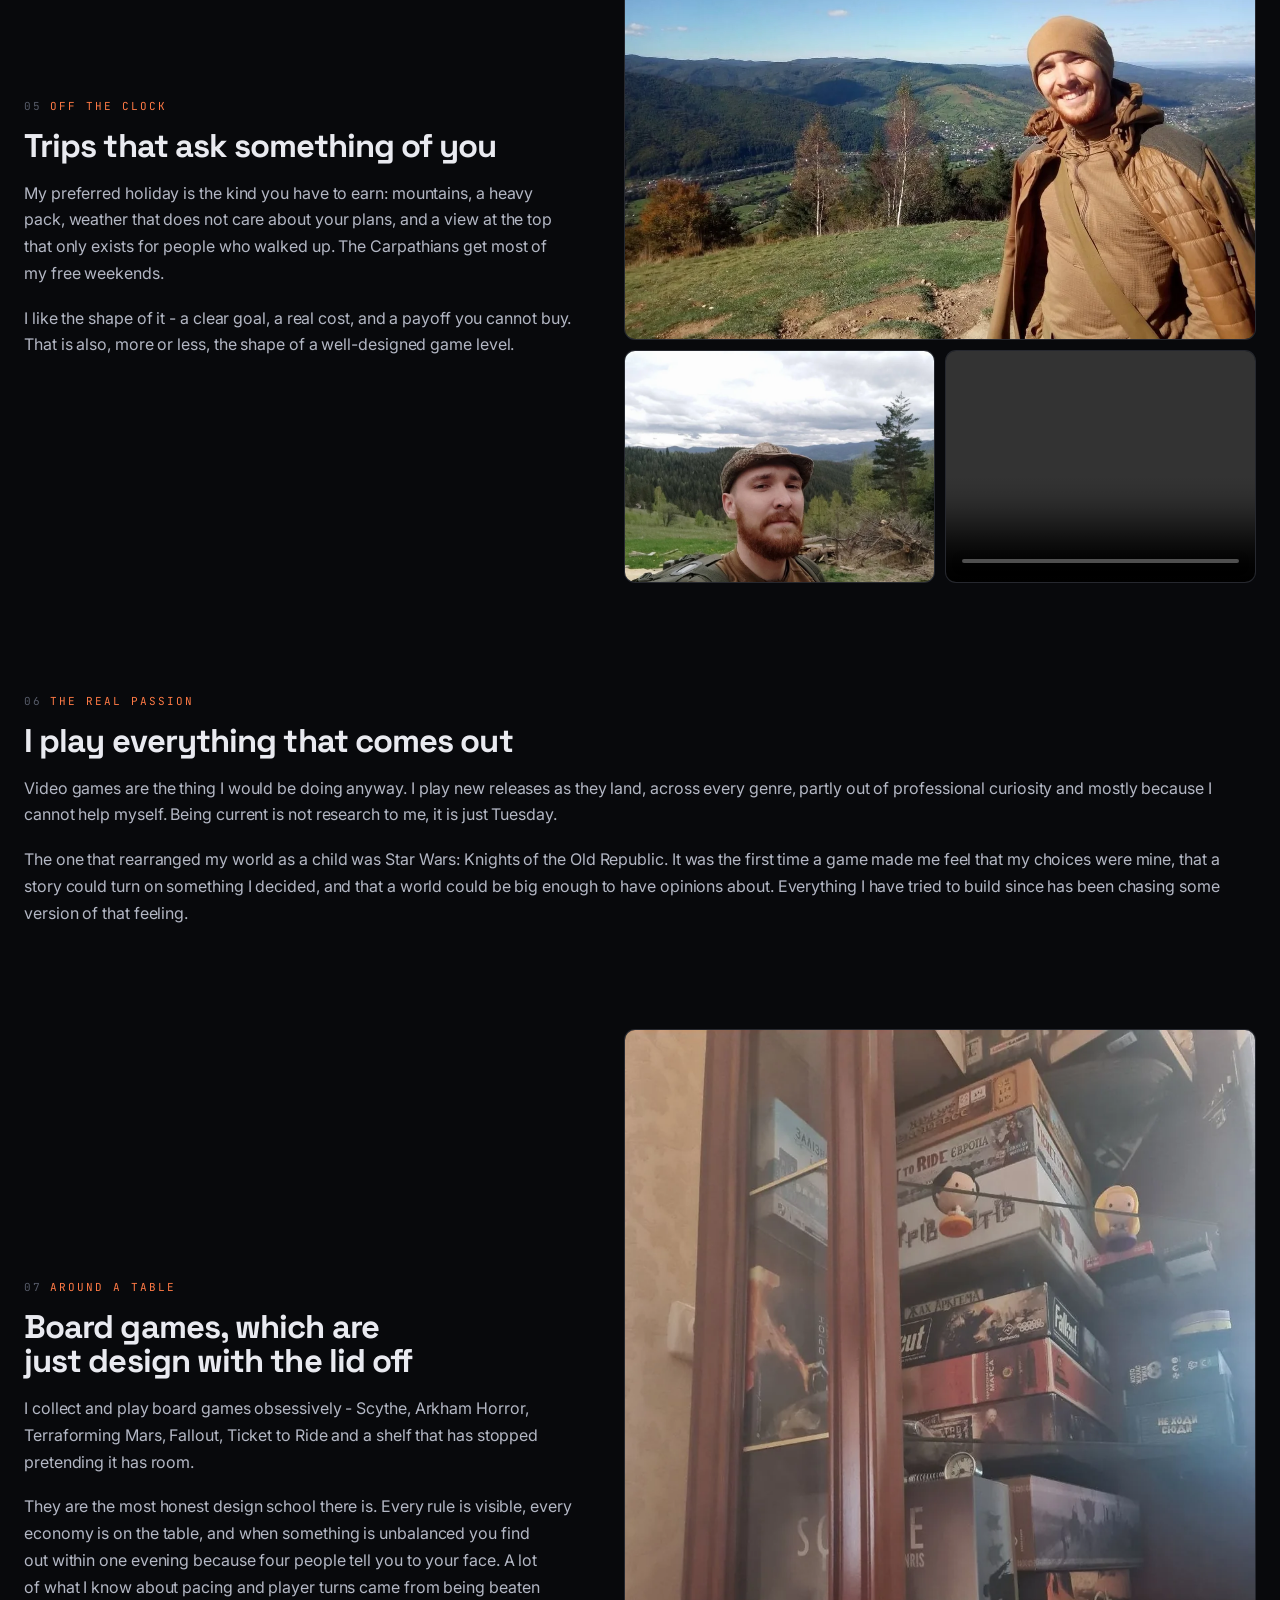
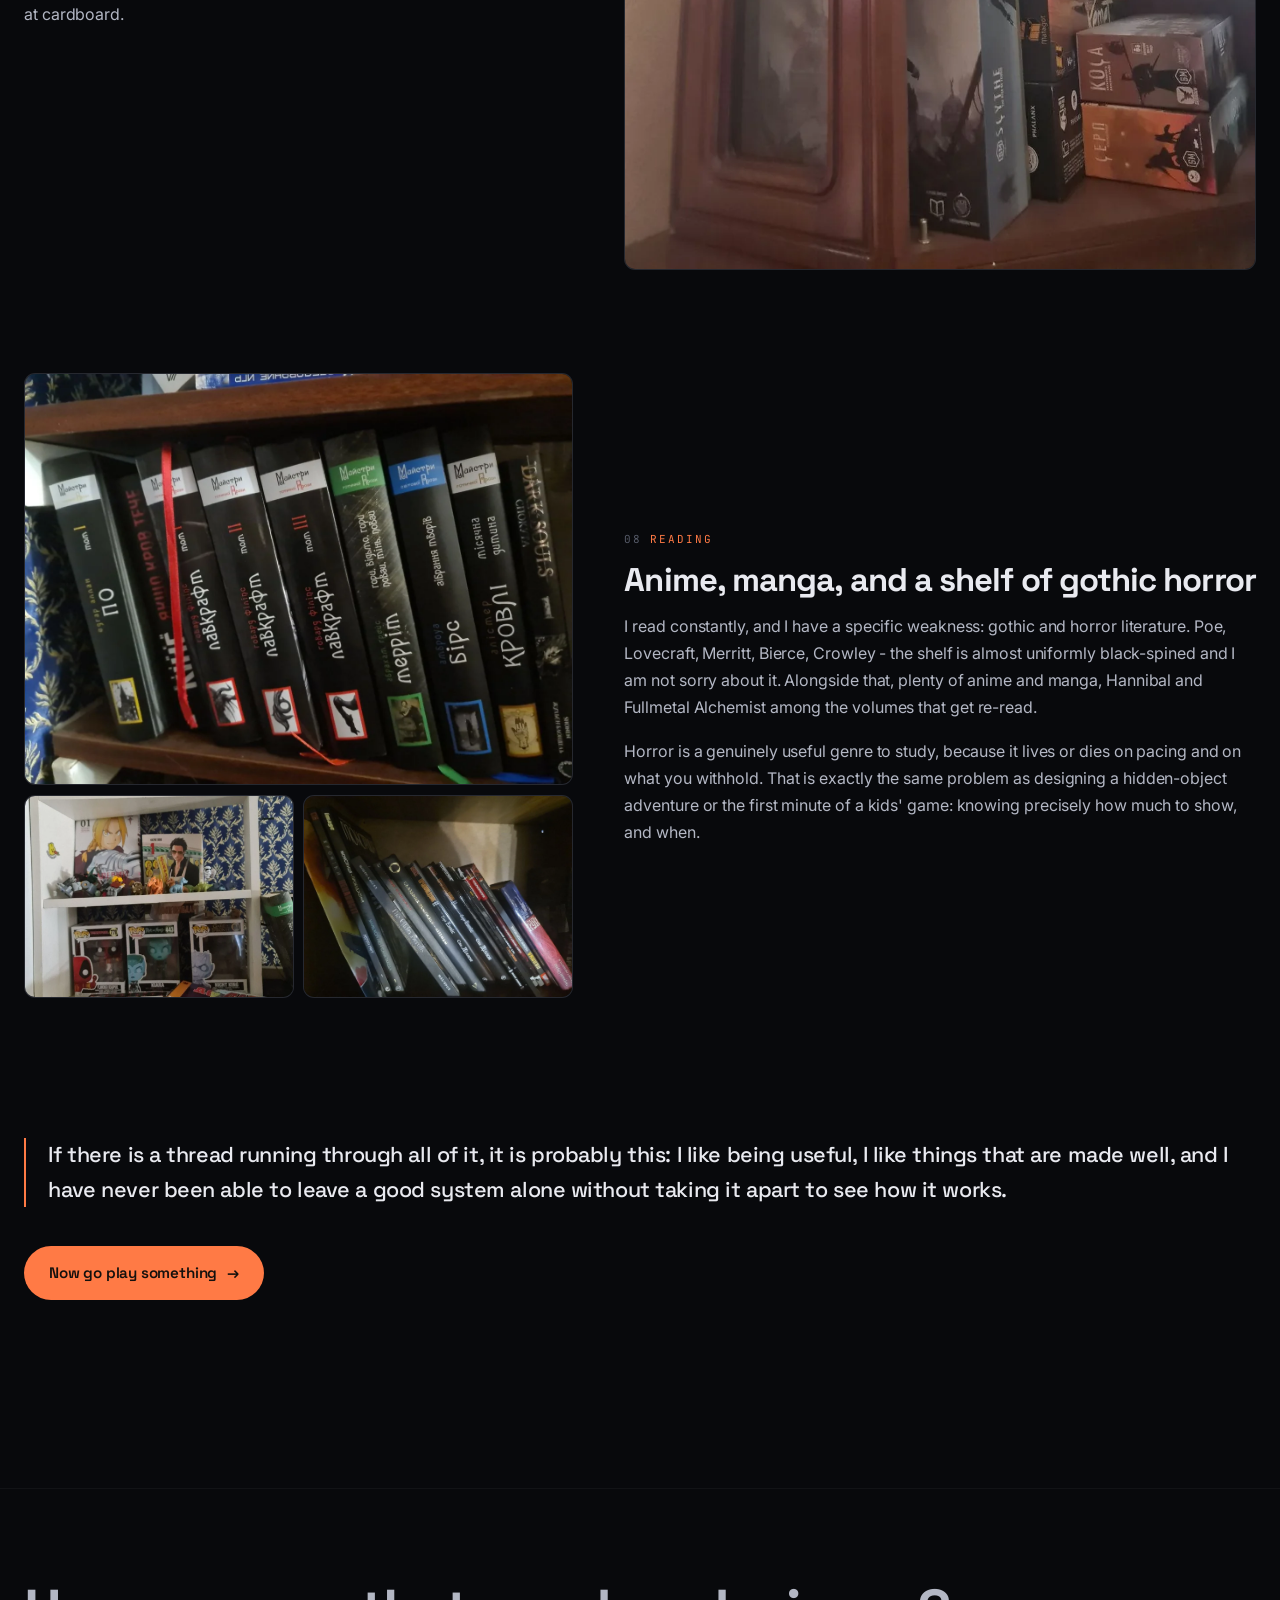
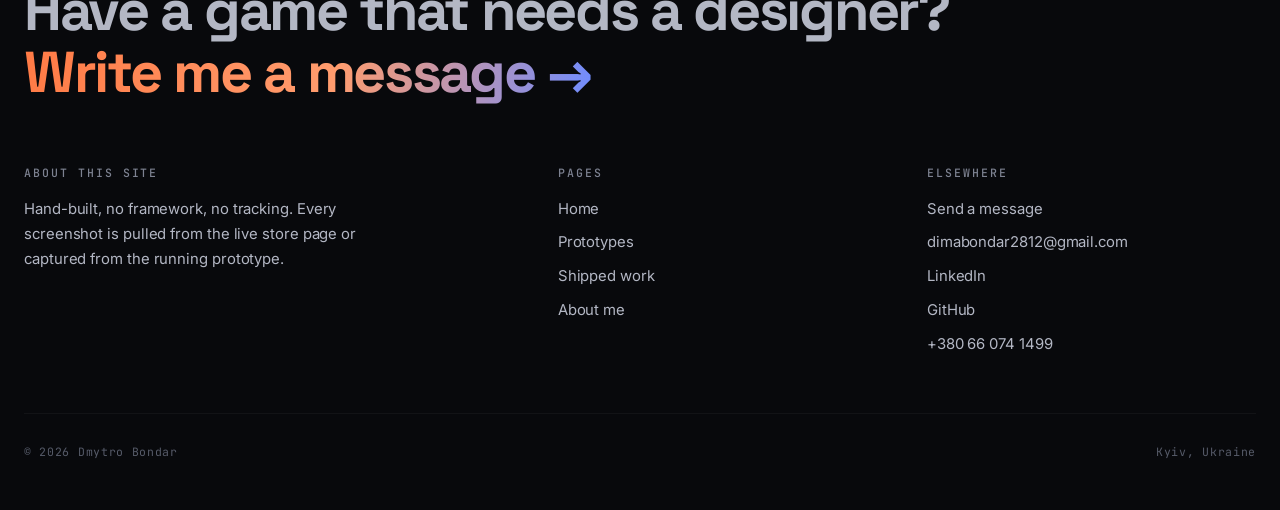
<file: about.html>
<!doctype html>
<html lang="en">
<head>
<meta charset="utf-8">
<meta name="viewport" content="width=device-width, initial-scale=1">
<title>About me - Dmytro Bondar</title>
<meta name="description" content="The parts that are not on the CV: a village in Vinnytsia region, two years as a rescuer, service as an infantry officer, mountains, board games and gothic horror.">
<meta name="author" content="Dmytro Bondar">
<link rel="canonical" href="https://dmytrobondar.pages.dev/about">
<meta property="og:type" content="website">
<meta property="og:title" content="About me - Dmytro Bondar">
<meta property="og:description" content="The parts that are not on the CV: a village in Vinnytsia region, two years as a rescuer, service as an infantry officer, mountains, board games and gothic horror.">
<meta property="og:url" content="https://dmytrobondar.pages.dev/about">
<meta name="twitter:card" content="summary_large_image">
<meta name="theme-color" content="#08090c">
<link rel="icon" type="image/png" sizes="32x32" href="favicon-32.png">
<link rel="icon" type="image/png" sizes="192x192" href="favicon-192.png">
<link rel="apple-touch-icon" href="apple-touch-icon.png">
<meta property="og:image" content="https://dmytrobondar.pages.dev/assets/img/life/avatar.webp">
<link rel="preconnect" href="https://fonts.googleapis.com">
<link rel="preconnect" href="https://fonts.gstatic.com" crossorigin>
<link href="https://fonts.googleapis.com/css2?family=Inter:wght@400;500;600&family=JetBrains+Mono:wght@400;500&family=Space+Grotesk:wght@500;600;700&display=swap" rel="stylesheet">
<link rel="stylesheet" href="assets/css/style.css">
</head>
<body>
<a class="skip" href="#main">Skip to content</a>
<header class="nav">
  <div class="nav-inner">
    <a class="brand" href="index.html">
      <img class="mark" src="assets/img/life/avatar.webp" alt="" width="30" height="30">
      <span>Dmytro Bondar<small>SENIOR GAME DESIGNER</small></span>
    </a>
    <nav class="nav-links" aria-label="Main"><a href="index.html">Home</a><a href="lab.html">Prototypes</a><a href="work.html">Shipped work</a><a href="about.html" class="active" aria-current="page">About me</a><a class="nav-contact-m" href="#" data-contact>Get in touch &rarr;</a></nav>
    <button class="btn nav-cta" type="button" data-contact>Get in touch <span class="arrow" aria-hidden="true">&rarr;</span></button>
    <button class="burger" aria-label="Menu" aria-expanded="false"><span></span><span></span><span></span></button>
  </div>
</header>
<main id="main">

<section class="section" style="padding-bottom:clamp(3rem,6vw,5rem)">
  <div class="shell">
    <div class="section-head" style="max-width:none;margin-bottom:clamp(2rem,4vw,3rem)">
      <span class="eyebrow" data-reveal>About me</span>
      <h2 data-reveal>The parts that are not on the CV.</h2>
    </div>
    <div class="about-hero">
      <div class="about-portrait" data-reveal>
        <img src="assets/img/life/portrait.webp" alt="Dmytro Bondar" loading="eager" decoding="async">
      </div>
      <div data-reveal style="--d:120ms">
        <p class="lead">
          Everything else on this site is about work. This page is about the person doing it, which
          in my case means a village on a river, two years pulling people out of the water, a
          lieutenant's shoulder boards, a great many mountains, and a shelf of gothic horror that
          has quietly taken over one wall.
        </p>
        <p class="lead" style="margin-top:1.1rem">
          None of it is decoration. Design is a job about people - what they will understand, what
          they will feel, what they will do when something goes wrong - and most of what I know
          about people I did not learn at a desk.
        </p>
        <div class="fact-strip"><div class="fact" data-reveal data-reveal-group="fx"><span class="k">From</span><span class="v">Pechera, Vinnytsia region</span></div><div class="fact" data-reveal data-reveal-group="fx"><span class="k">Based in</span><span class="v">Kyiv, Ukraine</span></div><div class="fact" data-reveal data-reveal-group="fx"><span class="k">Previously</span><span class="v">Rescuer &middot; Infantry officer</span></div><div class="fact" data-reveal data-reveal-group="fx"><span class="k">The game that did it</span><span class="v">KOTOR, age eleven</span></div></div>
      </div>
    </div>
  </div>
</section>

<section class="section" style="padding-top:0">
  <div class="shell">
    <div class="story">
  <div class="story-item" data-reveal>
    <div class="story-text">
      <span class="story-kicker"><span class="num">01</span> Where it starts</span>
      <h3>A village on a river bend</h3>
      <p>I grew up in Pechera, a village in the Vinnytsia region that sits on a bend of the Southern Bug, with a ruined Potocki palace, an old mill, church domes over the cliff and a river you can swim across if you are stubborn about it. It is genuinely beautiful, and growing up somewhere beautiful does something to your eye.</p><p>I still think that is where my taste came from. Long before I knew what a level was, I was learning what it feels like to walk through a place that has been arranged well - where the path takes you, what the landmark on the hill is doing, why you keep looking back over your shoulder. Every environment I have designed since is a little bit that riverbank.</p>
    </div>
    <div class="shots"><figure><img src="assets/img/life/village-1.webp" alt="A village on a river bend" loading="lazy" decoding="async"></figure><figure><img src="assets/img/life/village-2.webp" alt="A village on a river bend" loading="lazy" decoding="async"></figure><figure><img src="assets/img/life/village-3.webp" alt="A village on a river bend" loading="lazy" decoding="async"></figure><figure><img src="assets/img/life/village-4.webp" alt="A village on a river bend" loading="lazy" decoding="async"></figure><figure><img src="assets/img/life/village-5.webp" alt="A village on a river bend" loading="lazy" decoding="async"></figure><figure><img src="assets/img/life/village-6.webp" alt="A village on a river bend" loading="lazy" decoding="async"></figure></div>
  </div>
  <div class="story-item" data-reveal>
    <div class="story-text">
      <span class="story-kicker"><span class="num">02</span> The soft part</span>
      <h3>Nature, and a weakness for animals</h3>
      <p>I love being outdoors and I have never once managed to walk past a cat. This is not a hobby so much as a permanent condition - if there is a kitten in the yard, that is where I will be for the next twenty minutes.</p><p>It is not unrelated to the work, either. Designing a kitten daycare for four-year-olds is much easier when you actually like the animal you are asking a child to look after, and when you already know exactly how a cat behaves when it does not want to be picked up.</p>
    </div>
    <div class="shots tall"><figure><img src="assets/img/life/animals-1.webp" alt="Nature, and a weakness for animals" loading="lazy" decoding="async"></figure><figure><img src="assets/img/life/animals-2.webp" alt="Nature, and a weakness for animals" loading="lazy" decoding="async"></figure></div>
  </div>
  <div class="story-item" data-reveal>
    <div class="story-text">
      <span class="story-kicker"><span class="num">03</span> Being useful</span>
      <h3>Two years on the water as a rescuer</h3>
      <p>It mattered to me to do something with an obvious point to it, so I worked as a lifeguard and rescuer. It is a strange job: long stretches of watching nothing happen, punctuated by minutes where everything depends on whether you noticed early enough and whether the drill is in your hands rather than your head.</p><p>I was recognised for it more than once, including a commendation from the Mayor of Kyiv. What I actually took from it is less presentable than a certificate: how a team behaves under pressure, why procedure exists, and how much of a good outcome is decided long before the emergency, in the boring preparation nobody photographs.</p>
    </div>
    <div class="shots"><figure><img src="assets/img/life/rescue-1.webp" alt="Two years on the water as a rescuer" loading="lazy" decoding="async"></figure><figure><img src="assets/img/life/rescue-2.webp" alt="Two years on the water as a rescuer" loading="lazy" decoding="async"></figure></div>
  </div>
  <div class="story-item" data-reveal>
    <div class="story-text">
      <span class="story-kicker"><span class="num">04</span> Service</span>
      <h3>Lieutenant, infantry platoon commander</h3>
      <p>I served as an officer in the Ukrainian infantry, a platoon commander with the rank of lieutenant, and took part directly in combat operations - both as a soldier and responsible for the people under my command. That second part is the one that changed me. Being answerable for other people's lives rearranges your sense of what a difficult decision actually is.</p><p>It also permanently altered how I read a plan. I am the person on the team who asks what happens when this goes wrong, who is responsible when it does, and whether the instruction still makes sense to someone tired and under pressure. Deadlines are not nothing, but I have a fairly calibrated idea of where they sit.</p>
    </div>
    <div class="shots"><figure><img src="assets/img/life/army-1.webp" alt="Lieutenant, infantry platoon commander" loading="lazy" decoding="async"></figure><figure><img src="assets/img/life/army-2.webp" alt="Lieutenant, infantry platoon commander" loading="lazy" decoding="async"></figure></div>
  </div>
  <div class="story-item" data-reveal>
    <div class="story-text">
      <span class="story-kicker"><span class="num">05</span> Off the clock</span>
      <h3>Trips that ask something of you</h3>
      <p>My preferred holiday is the kind you have to earn: mountains, a heavy pack, weather that does not care about your plans, and a view at the top that only exists for people who walked up. The Carpathians get most of my free weekends.</p><p>I like the shape of it - a clear goal, a real cost, and a payoff you cannot buy. That is also, more or less, the shape of a well-designed game level.</p>
    </div>
    <div class="shots"><figure><img src="assets/img/life/travel-1.webp" alt="Trips that ask something of you" loading="lazy" decoding="async"></figure><figure><img src="assets/img/life/travel-2.webp" alt="Trips that ask something of you" loading="lazy" decoding="async"></figure><figure><video src="assets/img/life/travel.mp4" muted loop playsinline controls preload="metadata" aria-label="Trips that ask something of you"></video></figure></div>
  </div>
  <div class="story-item" data-reveal style="grid-template-columns:1fr">
    <div class="story-text">
      <span class="story-kicker"><span class="num">06</span> The real passion</span>
      <h3>I play everything that comes out</h3>
      <p>Video games are the thing I would be doing anyway. I play new releases as they land, across every genre, partly out of professional curiosity and mostly because I cannot help myself. Being current is not research to me, it is just Tuesday.</p><p>The one that rearranged my world as a child was <a href="https://store.steampowered.com/app/32370/STAR_WARS_Knights_of_the_Old_Republic/" target="_blank" rel="noopener">Star Wars: Knights of the Old Republic</a>. It was the first time a game made me feel that my choices were mine, that a story could turn on something I decided, and that a world could be big enough to have opinions about. Everything I have tried to build since has been chasing some version of that feeling.</p>
    </div>
  </div>
  <div class="story-item" data-reveal>
    <div class="story-text">
      <span class="story-kicker"><span class="num">07</span> Around a table</span>
      <h3>Board games, which are just design with the lid off</h3>
      <p>I collect and play board games obsessively - Scythe, Arkham Horror, Terraforming Mars, Fallout, Ticket to Ride and a shelf that has stopped pretending it has room.</p><p>They are the most honest design school there is. Every rule is visible, every economy is on the table, and when something is unbalanced you find out within one evening because four people tell you to your face. A lot of what I know about pacing and player turns came from being beaten at cardboard.</p>
    </div>
    <div class="shots tall one"><figure><img src="assets/img/life/tabletop.webp" alt="Board games, which are just design with the lid off" loading="lazy" decoding="async"></figure></div>
  </div>
  <div class="story-item" data-reveal>
    <div class="story-text">
      <span class="story-kicker"><span class="num">08</span> Reading</span>
      <h3>Anime, manga, and a shelf of gothic horror</h3>
      <p>I read constantly, and I have a specific weakness: gothic and horror literature. Poe, Lovecraft, Merritt, Bierce, Crowley - the shelf is almost uniformly black-spined and I am not sorry about it. Alongside that, plenty of anime and manga, Hannibal and Fullmetal Alchemist among the volumes that get re-read.</p><p>Horror is a genuinely useful genre to study, because it lives or dies on pacing and on what you withhold. That is exactly the same problem as designing a hidden-object adventure or the first minute of a kids' game: knowing precisely how much to show, and when.</p>
    </div>
    <div class="shots"><figure><img src="assets/img/life/books-1.webp" alt="Anime, manga, and a shelf of gothic horror" loading="lazy" decoding="async"></figure><figure><img src="assets/img/life/books-2.webp" alt="Anime, manga, and a shelf of gothic horror" loading="lazy" decoding="async"></figure><figure><img src="assets/img/life/books-3.webp" alt="Anime, manga, and a shelf of gothic horror" loading="lazy" decoding="async"></figure></div>
  </div></div>
  </div>
</section>

<section class="section" style="padding-top:0">
  <div class="shell">
    <p class="quote" data-reveal>
      If there is a thread running through all of it, it is probably this: I like being useful, I
      like things that are made well, and I have never been able to leave a good system alone
      without taking it apart to see how it works.
    </p>
    <div style="margin-top:2.4rem" data-reveal>
      <a class="btn" href="lab.html">Now go play something <span class="arrow" aria-hidden="true">&rarr;</span></a>
    </div>
  </div>
</section>

</main>
<footer class="footer">
  <div class="shell">
    <p class="big-cta" data-reveal>Have a game that needs a designer?<br><a href="#" data-contact>Write me a message &rarr;</a></p>
    <div class="footer-grid" style="margin-top:3.2rem">
      <div>
        <h4>About this site</h4>
        <p style="font-size:.93rem;max-width:38ch">Hand-built, no framework, no tracking. Every screenshot is pulled from the live store page or captured from the running prototype.</p>
      </div>
      <div>
        <h4>Pages</h4>
        <div class="footer-list">
          <a href="index.html">Home</a>
          <a href="lab.html">Prototypes</a>
          <a href="work.html">Shipped work</a>
          <a href="about.html">About me</a>
        </div>
      </div>
      <div>
        <h4>Elsewhere</h4>
        <div class="footer-list">
          <a href="#" data-contact>Send a message</a>
          <a href="mailto:dimabondar2812@gmail.com">dimabondar2812@gmail.com</a>
          <a href="https://www.linkedin.com/in/dmytro-bondar-63a94a144/" target="_blank" rel="noopener">LinkedIn</a>
          <a href="https://github.com/jotunlegion" target="_blank" rel="noopener">GitHub</a>
          <a href="tel:+380660741499">+380 66 074 1499</a>
        </div>
      </div>
    </div>
    <div class="footer-bottom">
      <span>&copy; <span id="year">2026</span> Dmytro Bondar</span>
      <span>Kyiv, Ukraine</span>
    </div>
  </div>
</footer>

<div class="lb" id="lightbox" role="dialog" aria-modal="true" aria-label="Screenshot viewer">
  <button class="lb-close" aria-label="Close">&times;</button>
  <button class="lb-nav prev" aria-label="Previous">&#8249;</button>
  <button class="lb-nav next" aria-label="Next">&#8250;</button>
  <figure><img alt=""><figcaption></figcaption></figure>
</div>

<div class="modal" id="contact" role="dialog" aria-modal="true" aria-labelledby="contact-title">
  <div class="modal-card">
    <button class="modal-close" type="button" aria-label="Close">&times;</button>
    <h3 id="contact-title">Say hello</h3>
    <p>A role, a project, a question about something on this site &mdash; all welcome. Write below and it lands straight in my inbox.</p>
    <form action="https://formsubmit.co/ajax/dimabondar2812@gmail.com" method="post" data-mailto="dimabondar2812@gmail.com" novalidate>
      <div class="field">
        <label for="cf-name">Your name</label>
        <input id="cf-name" name="name" type="text" autocomplete="name" placeholder="Jane Doe" required>
      </div>
      <div class="field">
        <label for="cf-email">Your email</label>
        <input id="cf-email" name="email" type="email" autocomplete="email" placeholder="jane@studio.com" required>
      </div>
      <div class="field">
        <label for="cf-subject">Subject</label>
        <input id="cf-subject" name="subject" type="text" placeholder="Senior game designer role">
      </div>
      <div class="field">
        <label for="cf-message">Message</label>
        <textarea id="cf-message" name="message" placeholder="Tell me what you are building." required></textarea>
      </div>
      <div class="modal-actions">
        <button class="btn" type="submit">Send message <span class="arrow" aria-hidden="true">&rarr;</span></button>
        <a class="btn ghost" href="mailto:dimabondar2812@gmail.com">Use my mail app instead</a>
      </div>
      <p class="form-status" role="status" aria-live="polite"></p>
      <p class="form-note">Or reach me directly: <a href="mailto:dimabondar2812@gmail.com">dimabondar2812@gmail.com</a> &middot; <a href="tel:+380660741499">+380 66 074 1499</a></p>
    </form>
  </div>
</div>

<script src="assets/js/main.js"></script>
</body>
</html>
</file>
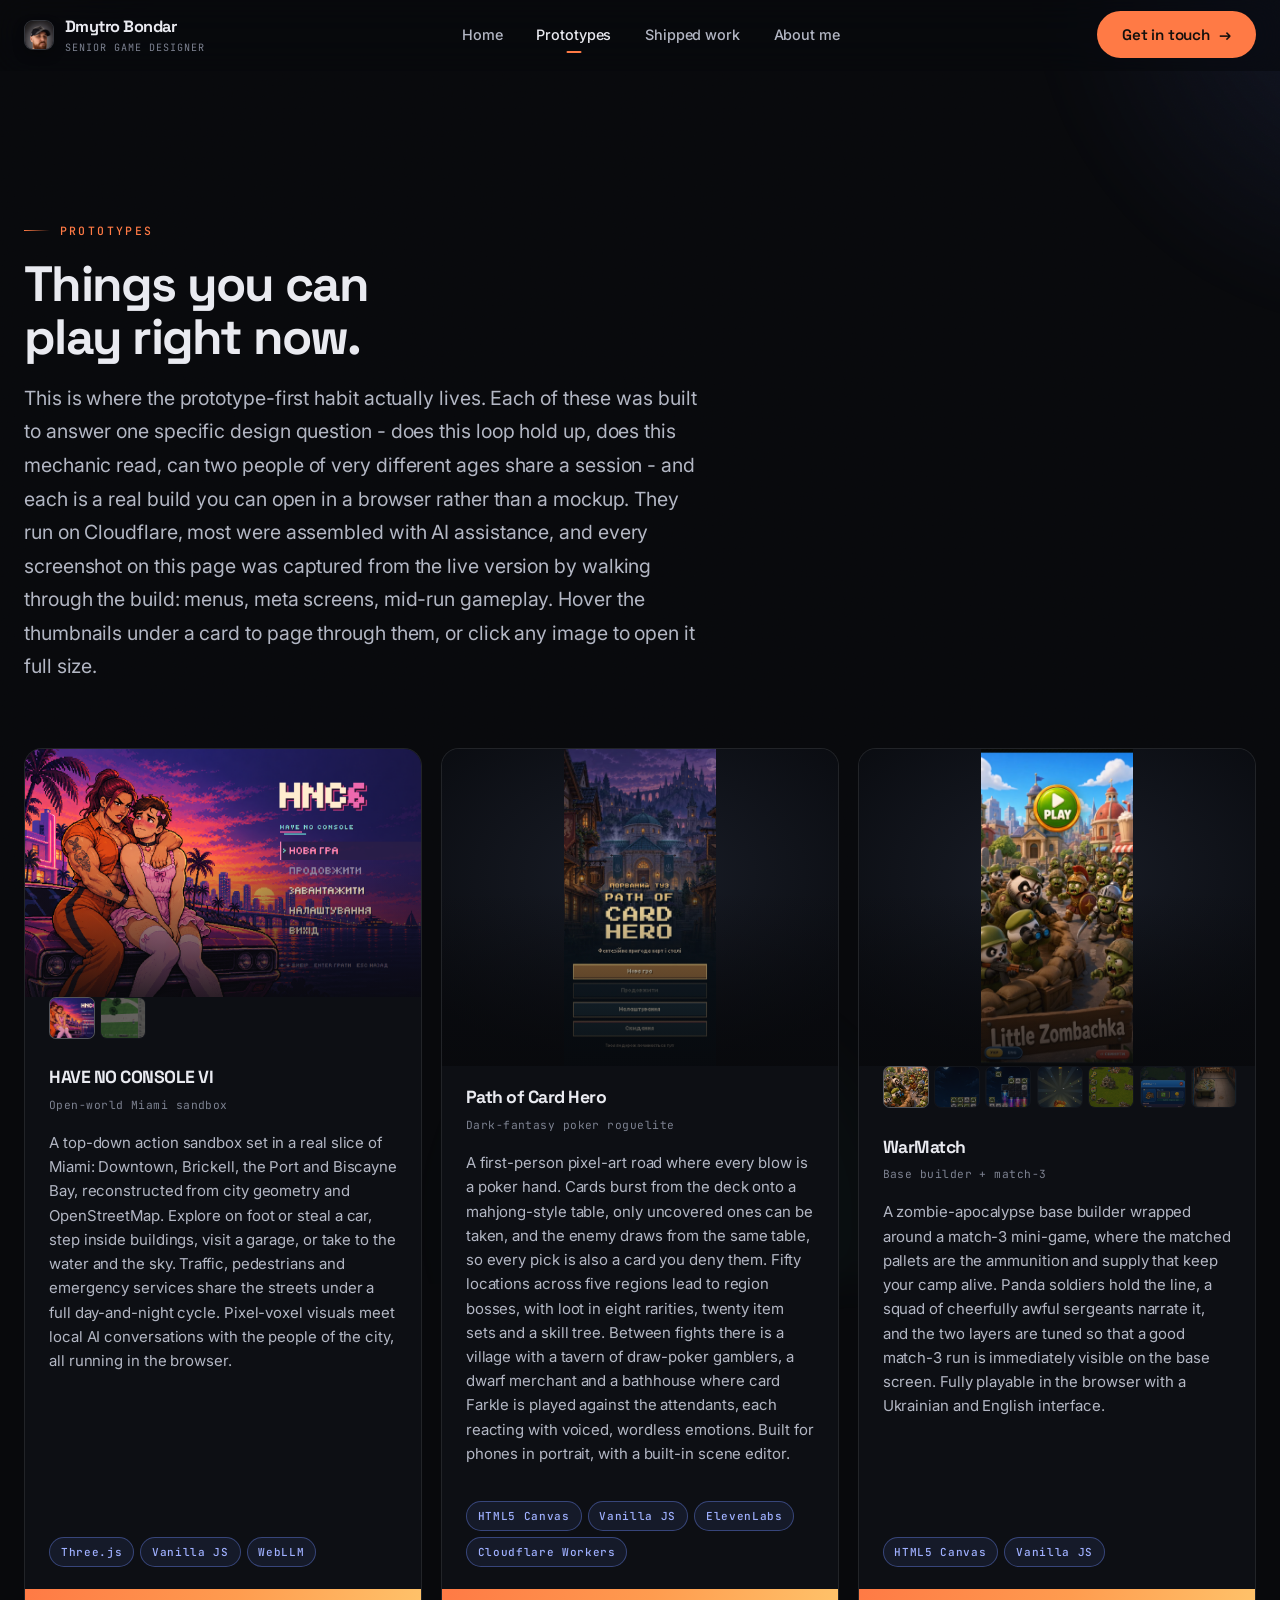
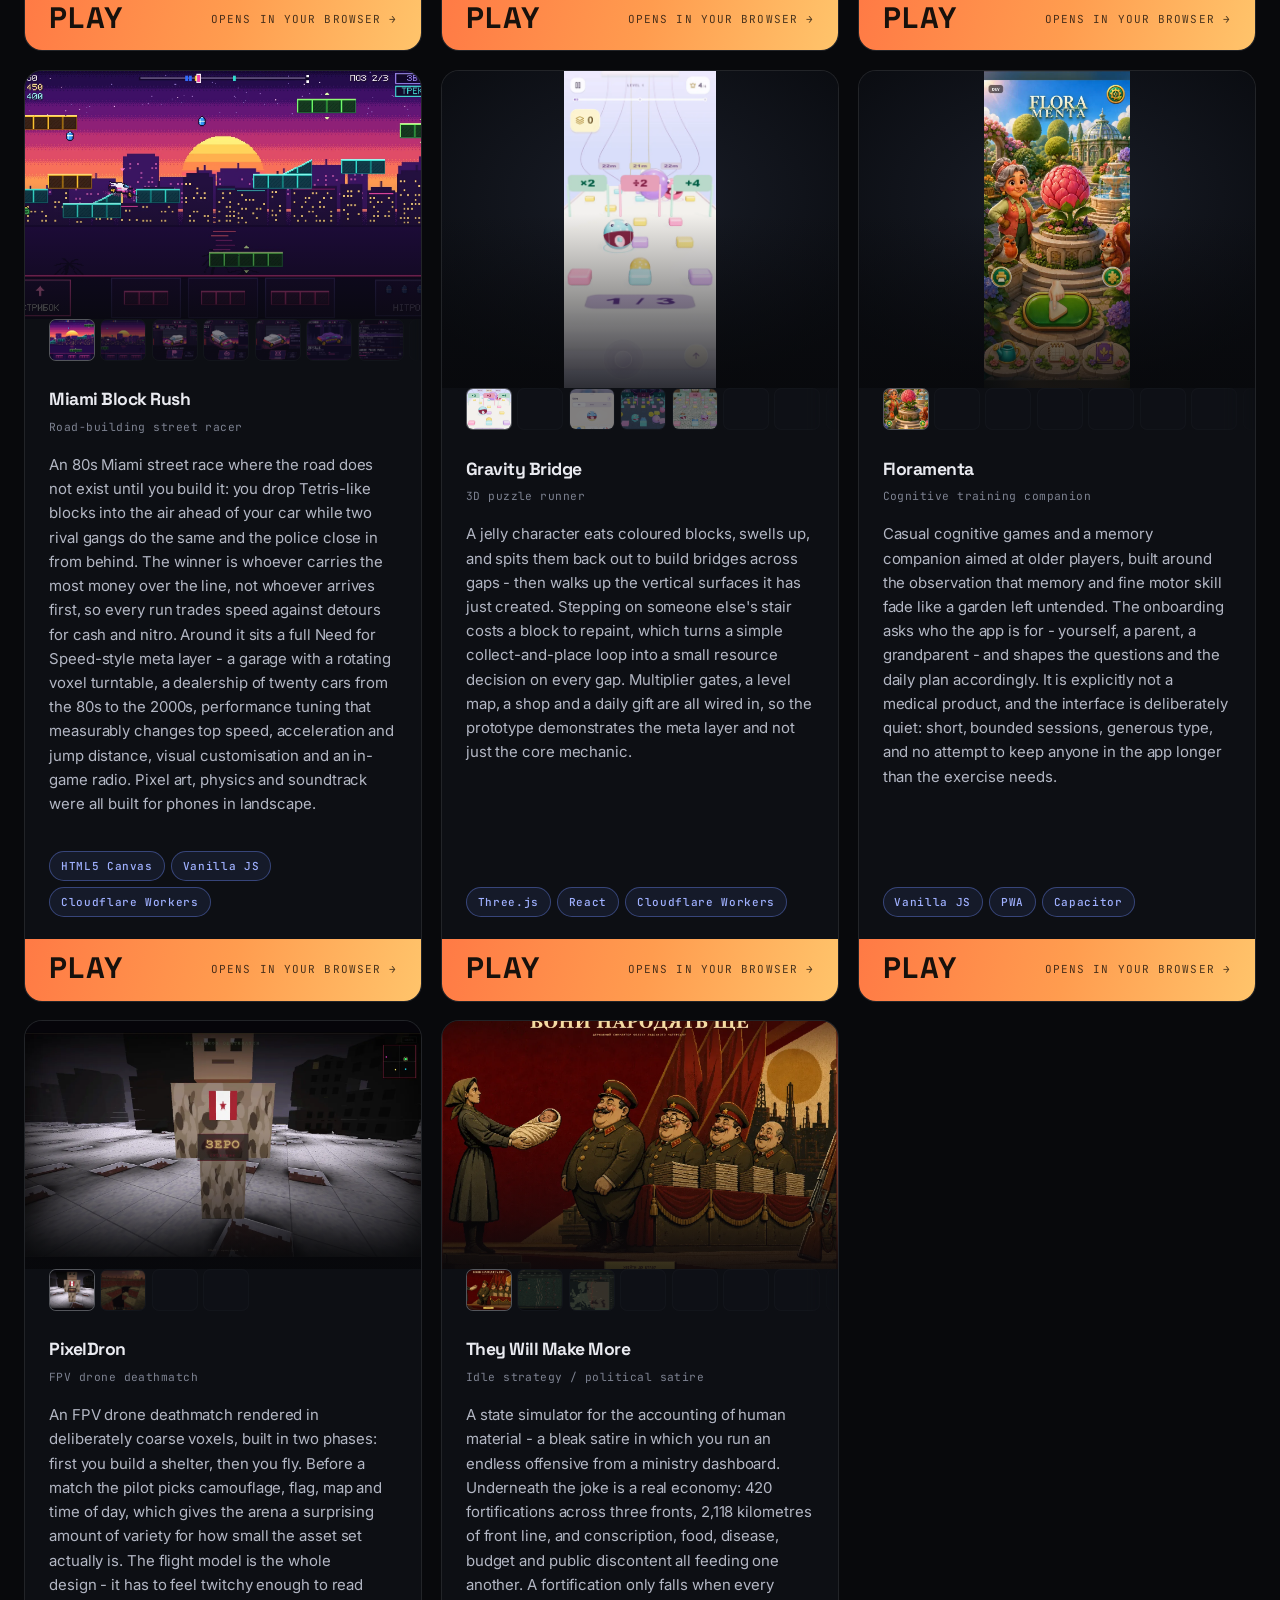
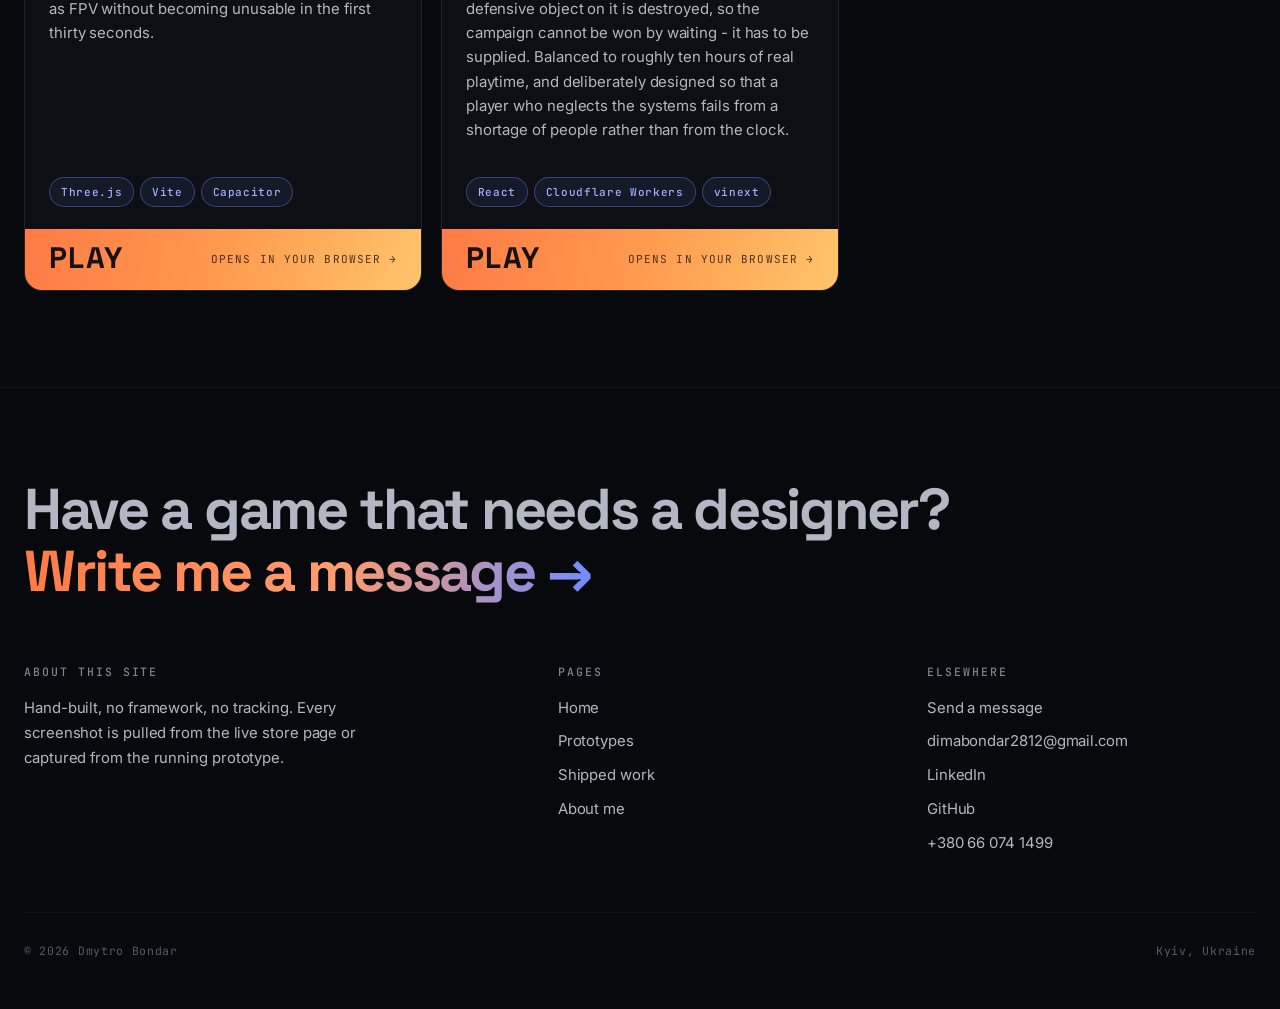
<file: lab.html>
<!doctype html>
<html lang="en">
<head>
<meta charset="utf-8">
<meta name="viewport" content="width=device-width, initial-scale=1">
<title>Prototypes - Dmytro Bondar</title>
<meta name="description" content="Eight playable game prototypes built with AI-assisted development and hosted on Cloudflare - idle strategy, match-3, street racing, FPV drone combat and more.">
<meta name="author" content="Dmytro Bondar">
<link rel="canonical" href="https://dmytrobondar.pages.dev/lab">
<meta property="og:type" content="website">
<meta property="og:title" content="Prototypes - Dmytro Bondar">
<meta property="og:description" content="Eight playable game prototypes built with AI-assisted development and hosted on Cloudflare - idle strategy, match-3, street racing, FPV drone combat and more.">
<meta property="og:url" content="https://dmytrobondar.pages.dev/lab">
<meta name="twitter:card" content="summary_large_image">
<meta name="theme-color" content="#08090c">
<link rel="icon" type="image/png" sizes="32x32" href="favicon-32.png">
<link rel="icon" type="image/png" sizes="192x192" href="favicon-192.png">
<link rel="apple-touch-icon" href="apple-touch-icon.png">
<meta property="og:image" content="https://dmytrobondar.pages.dev/assets/img/life/avatar.webp">
<link rel="preconnect" href="https://fonts.googleapis.com">
<link rel="preconnect" href="https://fonts.gstatic.com" crossorigin>
<link href="https://fonts.googleapis.com/css2?family=Inter:wght@400;500;600&family=JetBrains+Mono:wght@400;500&family=Space+Grotesk:wght@500;600;700&display=swap" rel="stylesheet">
<link rel="stylesheet" href="assets/css/style.css">
</head>
<body>
<a class="skip" href="#main">Skip to content</a>
<header class="nav">
  <div class="nav-inner">
    <a class="brand" href="index.html">
      <img class="mark" src="assets/img/life/avatar.webp" alt="" width="30" height="30">
      <span>Dmytro Bondar<small>SENIOR GAME DESIGNER</small></span>
    </a>
    <nav class="nav-links" aria-label="Main"><a href="index.html">Home</a><a href="lab.html" class="active" aria-current="page">Prototypes</a><a href="work.html">Shipped work</a><a href="about.html">About me</a><a class="nav-contact-m" href="#" data-contact>Get in touch &rarr;</a></nav>
    <button class="btn nav-cta" type="button" data-contact>Get in touch <span class="arrow" aria-hidden="true">&rarr;</span></button>
    <button class="burger" aria-label="Menu" aria-expanded="false"><span></span><span></span><span></span></button>
  </div>
</header>
<main id="main">
<section class="section" style="padding-bottom:3rem">
  <div class="shell">
    <div class="section-head">
      <span class="eyebrow" data-reveal>Prototypes</span>
      <h2 data-reveal>Things you can play right now.</h2>
      <p class="lead" data-reveal>
        This is where the prototype-first habit actually lives. Each of these was built to answer one
        specific design question - does this loop hold up, does this mechanic read, can two people of
        very different ages share a session - and each is a real build you can open in a browser
        rather than a mockup. They run on Cloudflare, most were assembled with AI assistance, and
        every screenshot on this page was captured from the live version by walking through the
        build: menus, meta screens, mid-run gameplay. Hover the thumbnails under a card to page
        through them, or click any image to open it full size.
      </p>
    </div>
    <div class="grid three">
<article class="proj" data-reveal data-reveal-group="lab">
  <div class="proj-shot" data-index="0" aria-label="Open screenshots for HAVE NO CONSOLE VI"><img src="assets/img/prototypes/have-no-console-6/shot1.webp" alt="HAVE NO CONSOLE VI screenshot" loading="lazy" decoding="async"></div>
  <div class="proj-strip"><button type="button" data-src="assets/img/prototypes/have-no-console-6/shot1.webp" data-index="0" data-alt="HAVE NO CONSOLE VI screenshot 1" aria-current="true"><img src="assets/img/prototypes/have-no-console-6/shot1.webp" alt="" loading="lazy" decoding="async"></button><button type="button" data-src="assets/img/prototypes/have-no-console-6/shot2.webp" data-index="1" data-alt="HAVE NO CONSOLE VI screenshot 2"><img src="assets/img/prototypes/have-no-console-6/shot2.webp" alt="" loading="lazy" decoding="async"></button></div>
  <div class="proj-body">
    <div class="proj-top">
      <div class="proj-title"><h3>HAVE NO CONSOLE VI</h3><span class="by">Open-world Miami sandbox</span></div>
    </div>
    <p>A top-down action sandbox set in a real slice of Miami: Downtown, Brickell, the Port and Biscayne Bay, reconstructed from city geometry and OpenStreetMap. Explore on foot or steal a car, step inside buildings, visit a garage, or take to the water and the sky. Traffic, pedestrians and emergency services share the streets under a full day-and-night cycle. Pixel-voxel visuals meet local AI conversations with the people of the city, all running in the browser.</p>
    <div class="proj-tags"><span class="tag cool">Three.js</span><span class="tag cool">Vanilla JS</span><span class="tag cool">WebLLM</span></div>
    <a class="proj-play" href="https://have-no-console-6.dimabondar2812.workers.dev" target="_blank" rel="noopener"
       aria-label="Play HAVE NO CONSOLE VI in your browser">
      <span class="proj-play-word">PLAY</span>
      <span class="proj-play-sub">Opens in your browser <span aria-hidden="true">&rarr;</span></span>
    </a>
  </div>
</article>
<article class="proj" data-reveal data-reveal-group="lab">
  <div class="proj-shot portrait" data-index="0" aria-label="Open screenshots for Path of Card Hero"><img src="assets/img/prototypes/path-of-card-hero/shot1.webp" alt="Path of Card Hero screenshot" loading="lazy" decoding="async"></div>
  
  <div class="proj-body">
    <div class="proj-top">
      <div class="proj-title"><h3>Path of Card Hero</h3><span class="by">Dark-fantasy poker roguelite</span></div>
    </div>
    <p>A first-person pixel-art road where every blow is a poker hand. Cards burst from the deck onto a mahjong-style table, only uncovered ones can be taken, and the enemy draws from the same table, so every pick is also a card you deny them. Fifty locations across five regions lead to region bosses, with loot in eight rarities, twenty item sets and a skill tree. Between fights there is a village with a tavern of draw-poker gamblers, a dwarf merchant and a bathhouse where card Farkle is played against the attendants, each reacting with voiced, wordless emotions. Built for phones in portrait, with a built-in scene editor.</p>
    <div class="proj-tags"><span class="tag cool">HTML5 Canvas</span><span class="tag cool">Vanilla JS</span><span class="tag cool">ElevenLabs</span><span class="tag cool">Cloudflare Workers</span></div>
    <a class="proj-play" href="https://path-of-card-hero.dimabondar2812.workers.dev" target="_blank" rel="noopener"
       aria-label="Play Path of Card Hero in your browser">
      <span class="proj-play-word">PLAY</span>
      <span class="proj-play-sub">Opens in your browser <span aria-hidden="true">&rarr;</span></span>
    </a>
  </div>
</article>
<article class="proj" data-reveal data-reveal-group="lab">
  <div class="proj-shot portrait" data-index="0" aria-label="Open screenshots for WarMatch"><img src="assets/img/prototypes/warmatch/shot1.webp" alt="WarMatch screenshot" loading="lazy" decoding="async"></div>
  <div class="proj-strip"><button type="button" data-src="assets/img/prototypes/warmatch/shot1.webp" data-index="0" data-alt="WarMatch screenshot 1" aria-current="true"><img src="assets/img/prototypes/warmatch/shot1.webp" alt="" loading="lazy" decoding="async"></button><button type="button" data-src="assets/img/prototypes/warmatch/shot2.webp" data-index="1" data-alt="WarMatch screenshot 2"><img src="assets/img/prototypes/warmatch/shot2.webp" alt="" loading="lazy" decoding="async"></button><button type="button" data-src="assets/img/prototypes/warmatch/shot3.webp" data-index="2" data-alt="WarMatch screenshot 3"><img src="assets/img/prototypes/warmatch/shot3.webp" alt="" loading="lazy" decoding="async"></button><button type="button" data-src="assets/img/prototypes/warmatch/shot4.webp" data-index="3" data-alt="WarMatch screenshot 4"><img src="assets/img/prototypes/warmatch/shot4.webp" alt="" loading="lazy" decoding="async"></button><button type="button" data-src="assets/img/prototypes/warmatch/shot5.webp" data-index="4" data-alt="WarMatch screenshot 5"><img src="assets/img/prototypes/warmatch/shot5.webp" alt="" loading="lazy" decoding="async"></button><button type="button" data-src="assets/img/prototypes/warmatch/shot6.webp" data-index="5" data-alt="WarMatch screenshot 6"><img src="assets/img/prototypes/warmatch/shot6.webp" alt="" loading="lazy" decoding="async"></button><button type="button" data-src="assets/img/prototypes/warmatch/shot7.webp" data-index="6" data-alt="WarMatch screenshot 7"><img src="assets/img/prototypes/warmatch/shot7.webp" alt="" loading="lazy" decoding="async"></button></div>
  <div class="proj-body">
    <div class="proj-top">
      <div class="proj-title"><h3>WarMatch</h3><span class="by">Base builder + match-3</span></div>
    </div>
    <p>A zombie-apocalypse base builder wrapped around a match-3 mini-game, where the matched pallets are the ammunition and supply that keep your camp alive. Panda soldiers hold the line, a squad of cheerfully awful sergeants narrate it, and the two layers are tuned so that a good match-3 run is immediately visible on the base screen. Fully playable in the browser with a Ukrainian and English interface.</p>
    <div class="proj-tags"><span class="tag cool">HTML5 Canvas</span><span class="tag cool">Vanilla JS</span></div>
    <a class="proj-play" href="https://warmatch.pages.dev" target="_blank" rel="noopener"
       aria-label="Play WarMatch in your browser">
      <span class="proj-play-word">PLAY</span>
      <span class="proj-play-sub">Opens in your browser <span aria-hidden="true">&rarr;</span></span>
    </a>
  </div>
</article>
<article class="proj" data-reveal data-reveal-group="lab">
  <div class="proj-shot" data-index="0" aria-label="Open screenshots for Miami Block Rush"><img src="assets/img/prototypes/miami-block-rush/shot1.webp" alt="Miami Block Rush screenshot" loading="lazy" decoding="async"></div>
  <div class="proj-strip"><button type="button" data-src="assets/img/prototypes/miami-block-rush/shot1.webp" data-index="0" data-alt="Miami Block Rush screenshot 1" aria-current="true"><img src="assets/img/prototypes/miami-block-rush/shot1.webp" alt="" loading="lazy" decoding="async"></button><button type="button" data-src="assets/img/prototypes/miami-block-rush/shot2.webp" data-index="1" data-alt="Miami Block Rush screenshot 2"><img src="assets/img/prototypes/miami-block-rush/shot2.webp" alt="" loading="lazy" decoding="async"></button><button type="button" data-src="assets/img/prototypes/miami-block-rush/shot3.webp" data-index="2" data-alt="Miami Block Rush screenshot 3"><img src="assets/img/prototypes/miami-block-rush/shot3.webp" alt="" loading="lazy" decoding="async"></button><button type="button" data-src="assets/img/prototypes/miami-block-rush/shot4.webp" data-index="3" data-alt="Miami Block Rush screenshot 4"><img src="assets/img/prototypes/miami-block-rush/shot4.webp" alt="" loading="lazy" decoding="async"></button><button type="button" data-src="assets/img/prototypes/miami-block-rush/shot5.webp" data-index="4" data-alt="Miami Block Rush screenshot 5"><img src="assets/img/prototypes/miami-block-rush/shot5.webp" alt="" loading="lazy" decoding="async"></button><button type="button" data-src="assets/img/prototypes/miami-block-rush/shot6.webp" data-index="5" data-alt="Miami Block Rush screenshot 6"><img src="assets/img/prototypes/miami-block-rush/shot6.webp" alt="" loading="lazy" decoding="async"></button><button type="button" data-src="assets/img/prototypes/miami-block-rush/shot7.webp" data-index="6" data-alt="Miami Block Rush screenshot 7"><img src="assets/img/prototypes/miami-block-rush/shot7.webp" alt="" loading="lazy" decoding="async"></button><button type="button" data-src="assets/img/prototypes/miami-block-rush/shot8.webp" data-index="7" data-alt="Miami Block Rush screenshot 8"><img src="assets/img/prototypes/miami-block-rush/shot8.webp" alt="" loading="lazy" decoding="async"></button></div>
  <div class="proj-body">
    <div class="proj-top">
      <div class="proj-title"><h3>Miami Block Rush</h3><span class="by">Road-building street racer</span></div>
    </div>
    <p>An 80s Miami street race where the road does not exist until you build it: you drop Tetris-like blocks into the air ahead of your car while two rival gangs do the same and the police close in from behind. The winner is whoever carries the most money over the line, not whoever arrives first, so every run trades speed against detours for cash and nitro. Around it sits a full Need for Speed-style meta layer - a garage with a rotating voxel turntable, a dealership of twenty cars from the 80s to the 2000s, performance tuning that measurably changes top speed, acceleration and jump distance, visual customisation and an in-game radio. Pixel art, physics and soundtrack were all built for phones in landscape.</p>
    <div class="proj-tags"><span class="tag cool">HTML5 Canvas</span><span class="tag cool">Vanilla JS</span><span class="tag cool">Cloudflare Workers</span></div>
    <a class="proj-play" href="https://miami-block-rush.dimabondar2812.workers.dev" target="_blank" rel="noopener"
       aria-label="Play Miami Block Rush in your browser">
      <span class="proj-play-word">PLAY</span>
      <span class="proj-play-sub">Opens in your browser <span aria-hidden="true">&rarr;</span></span>
    </a>
  </div>
</article>
<article class="proj" data-reveal data-reveal-group="lab">
  <div class="proj-shot portrait" data-index="0" aria-label="Open screenshots for Gravity Bridge"><img src="assets/img/prototypes/gravity-bridge/shot1.webp" alt="Gravity Bridge screenshot" loading="lazy" decoding="async"></div>
  <div class="proj-strip"><button type="button" data-src="assets/img/prototypes/gravity-bridge/shot1.webp" data-index="0" data-alt="Gravity Bridge screenshot 1" aria-current="true"><img src="assets/img/prototypes/gravity-bridge/shot1.webp" alt="" loading="lazy" decoding="async"></button><button type="button" data-src="assets/img/prototypes/gravity-bridge/shot2.webp" data-index="1" data-alt="Gravity Bridge screenshot 2"><img src="assets/img/prototypes/gravity-bridge/shot2.webp" alt="" loading="lazy" decoding="async"></button><button type="button" data-src="assets/img/prototypes/gravity-bridge/shot3.webp" data-index="2" data-alt="Gravity Bridge screenshot 3"><img src="assets/img/prototypes/gravity-bridge/shot3.webp" alt="" loading="lazy" decoding="async"></button><button type="button" data-src="assets/img/prototypes/gravity-bridge/shot4.webp" data-index="3" data-alt="Gravity Bridge screenshot 4"><img src="assets/img/prototypes/gravity-bridge/shot4.webp" alt="" loading="lazy" decoding="async"></button><button type="button" data-src="assets/img/prototypes/gravity-bridge/shot5.webp" data-index="4" data-alt="Gravity Bridge screenshot 5"><img src="assets/img/prototypes/gravity-bridge/shot5.webp" alt="" loading="lazy" decoding="async"></button><button type="button" data-src="assets/img/prototypes/gravity-bridge/shot6.webp" data-index="5" data-alt="Gravity Bridge screenshot 6"><img src="assets/img/prototypes/gravity-bridge/shot6.webp" alt="" loading="lazy" decoding="async"></button><button type="button" data-src="assets/img/prototypes/gravity-bridge/shot7.webp" data-index="6" data-alt="Gravity Bridge screenshot 7"><img src="assets/img/prototypes/gravity-bridge/shot7.webp" alt="" loading="lazy" decoding="async"></button><button type="button" data-src="assets/img/prototypes/gravity-bridge/shot8.webp" data-index="7" data-alt="Gravity Bridge screenshot 8"><img src="assets/img/prototypes/gravity-bridge/shot8.webp" alt="" loading="lazy" decoding="async"></button></div>
  <div class="proj-body">
    <div class="proj-top">
      <div class="proj-title"><h3>Gravity Bridge</h3><span class="by">3D puzzle runner</span></div>
    </div>
    <p>A jelly character eats coloured blocks, swells up, and spits them back out to build bridges across gaps - then walks up the vertical surfaces it has just created. Stepping on someone else&#x27;s stair costs a block to repaint, which turns a simple collect-and-place loop into a small resource decision on every gap. Multiplier gates, a level map, a shop and a daily gift are all wired in, so the prototype demonstrates the meta layer and not just the core mechanic.</p>
    <div class="proj-tags"><span class="tag cool">Three.js</span><span class="tag cool">React</span><span class="tag cool">Cloudflare Workers</span></div>
    <a class="proj-play" href="https://gravity-bridge.dimabondar2812.workers.dev" target="_blank" rel="noopener"
       aria-label="Play Gravity Bridge in your browser">
      <span class="proj-play-word">PLAY</span>
      <span class="proj-play-sub">Opens in your browser <span aria-hidden="true">&rarr;</span></span>
    </a>
  </div>
</article>
<article class="proj" data-reveal data-reveal-group="lab">
  <div class="proj-shot portrait" data-index="0" aria-label="Open screenshots for Floramenta"><img src="assets/img/prototypes/floramenta/shot1.webp" alt="Floramenta screenshot" loading="lazy" decoding="async"></div>
  <div class="proj-strip"><button type="button" data-src="assets/img/prototypes/floramenta/shot1.webp" data-index="0" data-alt="Floramenta screenshot 1" aria-current="true"><img src="assets/img/prototypes/floramenta/shot1.webp" alt="" loading="lazy" decoding="async"></button><button type="button" data-src="assets/img/prototypes/floramenta/shot10.webp" data-index="1" data-alt="Floramenta screenshot 2"><img src="assets/img/prototypes/floramenta/shot10.webp" alt="" loading="lazy" decoding="async"></button><button type="button" data-src="assets/img/prototypes/floramenta/shot11.webp" data-index="2" data-alt="Floramenta screenshot 3"><img src="assets/img/prototypes/floramenta/shot11.webp" alt="" loading="lazy" decoding="async"></button><button type="button" data-src="assets/img/prototypes/floramenta/shot12.webp" data-index="3" data-alt="Floramenta screenshot 4"><img src="assets/img/prototypes/floramenta/shot12.webp" alt="" loading="lazy" decoding="async"></button><button type="button" data-src="assets/img/prototypes/floramenta/shot13.webp" data-index="4" data-alt="Floramenta screenshot 5"><img src="assets/img/prototypes/floramenta/shot13.webp" alt="" loading="lazy" decoding="async"></button><button type="button" data-src="assets/img/prototypes/floramenta/shot14.webp" data-index="5" data-alt="Floramenta screenshot 6"><img src="assets/img/prototypes/floramenta/shot14.webp" alt="" loading="lazy" decoding="async"></button><button type="button" data-src="assets/img/prototypes/floramenta/shot15.webp" data-index="6" data-alt="Floramenta screenshot 7"><img src="assets/img/prototypes/floramenta/shot15.webp" alt="" loading="lazy" decoding="async"></button><button type="button" data-src="assets/img/prototypes/floramenta/shot2.webp" data-index="7" data-alt="Floramenta screenshot 8"><img src="assets/img/prototypes/floramenta/shot2.webp" alt="" loading="lazy" decoding="async"></button><button type="button" data-src="assets/img/prototypes/floramenta/shot3.webp" data-index="8" data-alt="Floramenta screenshot 9"><img src="assets/img/prototypes/floramenta/shot3.webp" alt="" loading="lazy" decoding="async"></button><button type="button" data-src="assets/img/prototypes/floramenta/shot4.webp" data-index="9" data-alt="Floramenta screenshot 10"><img src="assets/img/prototypes/floramenta/shot4.webp" alt="" loading="lazy" decoding="async"></button><button type="button" data-src="assets/img/prototypes/floramenta/shot5.webp" data-index="10" data-alt="Floramenta screenshot 11"><img src="assets/img/prototypes/floramenta/shot5.webp" alt="" loading="lazy" decoding="async"></button><button type="button" data-src="assets/img/prototypes/floramenta/shot6.webp" data-index="11" data-alt="Floramenta screenshot 12"><img src="assets/img/prototypes/floramenta/shot6.webp" alt="" loading="lazy" decoding="async"></button><button type="button" data-src="assets/img/prototypes/floramenta/shot7.webp" data-index="12" data-alt="Floramenta screenshot 13"><img src="assets/img/prototypes/floramenta/shot7.webp" alt="" loading="lazy" decoding="async"></button><button type="button" data-src="assets/img/prototypes/floramenta/shot8.webp" data-index="13" data-alt="Floramenta screenshot 14"><img src="assets/img/prototypes/floramenta/shot8.webp" alt="" loading="lazy" decoding="async"></button><button type="button" data-src="assets/img/prototypes/floramenta/shot9.webp" data-index="14" data-alt="Floramenta screenshot 15"><img src="assets/img/prototypes/floramenta/shot9.webp" alt="" loading="lazy" decoding="async"></button></div>
  <div class="proj-body">
    <div class="proj-top">
      <div class="proj-title"><h3>Floramenta</h3><span class="by">Cognitive training companion</span></div>
    </div>
    <p>Casual cognitive games and a memory companion aimed at older players, built around the observation that memory and fine motor skill fade like a garden left untended. The onboarding asks who the app is for - yourself, a parent, a grandparent - and shapes the questions and the daily plan accordingly. It is explicitly not a medical product, and the interface is deliberately quiet: short, bounded sessions, generous type, and no attempt to keep anyone in the app longer than the exercise needs.</p>
    <div class="proj-tags"><span class="tag cool">Vanilla JS</span><span class="tag cool">PWA</span><span class="tag cool">Capacitor</span></div>
    <a class="proj-play" href="https://floramenta.pages.dev/" target="_blank" rel="noopener"
       aria-label="Play Floramenta in your browser">
      <span class="proj-play-word">PLAY</span>
      <span class="proj-play-sub">Opens in your browser <span aria-hidden="true">&rarr;</span></span>
    </a>
  </div>
</article>
<article class="proj" data-reveal data-reveal-group="lab">
  <div class="proj-shot" data-index="0" aria-label="Open screenshots for PixelDron"><img src="assets/img/prototypes/pixeldron/shot1.webp" alt="PixelDron screenshot" loading="lazy" decoding="async"></div>
  <div class="proj-strip"><button type="button" data-src="assets/img/prototypes/pixeldron/shot1.webp" data-index="0" data-alt="PixelDron screenshot 1" aria-current="true"><img src="assets/img/prototypes/pixeldron/shot1.webp" alt="" loading="lazy" decoding="async"></button><button type="button" data-src="assets/img/prototypes/pixeldron/shot2.webp" data-index="1" data-alt="PixelDron screenshot 2"><img src="assets/img/prototypes/pixeldron/shot2.webp" alt="" loading="lazy" decoding="async"></button><button type="button" data-src="assets/img/prototypes/pixeldron/shot3.webp" data-index="2" data-alt="PixelDron screenshot 3"><img src="assets/img/prototypes/pixeldron/shot3.webp" alt="" loading="lazy" decoding="async"></button><button type="button" data-src="assets/img/prototypes/pixeldron/shot4.webp" data-index="3" data-alt="PixelDron screenshot 4"><img src="assets/img/prototypes/pixeldron/shot4.webp" alt="" loading="lazy" decoding="async"></button></div>
  <div class="proj-body">
    <div class="proj-top">
      <div class="proj-title"><h3>PixelDron</h3><span class="by">FPV drone deathmatch</span></div>
    </div>
    <p>An FPV drone deathmatch rendered in deliberately coarse voxels, built in two phases: first you build a shelter, then you fly. Before a match the pilot picks camouflage, flag, map and time of day, which gives the arena a surprising amount of variety for how small the asset set actually is. The flight model is the whole design - it has to feel twitchy enough to read as FPV without becoming unusable in the first thirty seconds.</p>
    <div class="proj-tags"><span class="tag cool">Three.js</span><span class="tag cool">Vite</span><span class="tag cool">Capacitor</span></div>
    <a class="proj-play" href="https://pixeldron.pages.dev" target="_blank" rel="noopener"
       aria-label="Play PixelDron in your browser">
      <span class="proj-play-word">PLAY</span>
      <span class="proj-play-sub">Opens in your browser <span aria-hidden="true">&rarr;</span></span>
    </a>
  </div>
</article>
<article class="proj" data-reveal data-reveal-group="lab">
  <div class="proj-shot" data-index="0" aria-label="Open screenshots for They Will Make More"><img src="assets/img/prototypes/they-will-make-more/shot1.webp" alt="They Will Make More screenshot" loading="lazy" decoding="async"></div>
  <div class="proj-strip"><button type="button" data-src="assets/img/prototypes/they-will-make-more/shot1.webp" data-index="0" data-alt="They Will Make More screenshot 1" aria-current="true"><img src="assets/img/prototypes/they-will-make-more/shot1.webp" alt="" loading="lazy" decoding="async"></button><button type="button" data-src="assets/img/prototypes/they-will-make-more/shot2.webp" data-index="1" data-alt="They Will Make More screenshot 2"><img src="assets/img/prototypes/they-will-make-more/shot2.webp" alt="" loading="lazy" decoding="async"></button><button type="button" data-src="assets/img/prototypes/they-will-make-more/shot3.webp" data-index="2" data-alt="They Will Make More screenshot 3"><img src="assets/img/prototypes/they-will-make-more/shot3.webp" alt="" loading="lazy" decoding="async"></button><button type="button" data-src="assets/img/prototypes/they-will-make-more/shot4.webp" data-index="3" data-alt="They Will Make More screenshot 4"><img src="assets/img/prototypes/they-will-make-more/shot4.webp" alt="" loading="lazy" decoding="async"></button><button type="button" data-src="assets/img/prototypes/they-will-make-more/shot5.webp" data-index="4" data-alt="They Will Make More screenshot 5"><img src="assets/img/prototypes/they-will-make-more/shot5.webp" alt="" loading="lazy" decoding="async"></button><button type="button" data-src="assets/img/prototypes/they-will-make-more/shot6.webp" data-index="5" data-alt="They Will Make More screenshot 6"><img src="assets/img/prototypes/they-will-make-more/shot6.webp" alt="" loading="lazy" decoding="async"></button><button type="button" data-src="assets/img/prototypes/they-will-make-more/shot7.webp" data-index="6" data-alt="They Will Make More screenshot 7"><img src="assets/img/prototypes/they-will-make-more/shot7.webp" alt="" loading="lazy" decoding="async"></button><button type="button" data-src="assets/img/prototypes/they-will-make-more/shot8.webp" data-index="7" data-alt="They Will Make More screenshot 8"><img src="assets/img/prototypes/they-will-make-more/shot8.webp" alt="" loading="lazy" decoding="async"></button></div>
  <div class="proj-body">
    <div class="proj-top">
      <div class="proj-title"><h3>They Will Make More</h3><span class="by">Idle strategy / political satire</span></div>
    </div>
    <p>A state simulator for the accounting of human material - a bleak satire in which you run an endless offensive from a ministry dashboard. Underneath the joke is a real economy: 420 fortifications across three fronts, 2,118 kilometres of front line, and conscription, food, disease, budget and public discontent all feeding one another. A fortification only falls when every defensive object on it is destroyed, so the campaign cannot be won by waiting - it has to be supplied. Balanced to roughly ten hours of real playtime, and deliberately designed so that a player who neglects the systems fails from a shortage of people rather than from the clock.</p>
    <div class="proj-tags"><span class="tag cool">React</span><span class="tag cool">Cloudflare Workers</span><span class="tag cool">vinext</span></div>
    <a class="proj-play" href="https://they-will-make-more.dimabondar2812.workers.dev" target="_blank" rel="noopener"
       aria-label="Play They Will Make More in your browser">
      <span class="proj-play-word">PLAY</span>
      <span class="proj-play-sub">Opens in your browser <span aria-hidden="true">&rarr;</span></span>
    </a>
  </div>
</article></div>
  </div>
</section>
</main>
<footer class="footer">
  <div class="shell">
    <p class="big-cta" data-reveal>Have a game that needs a designer?<br><a href="#" data-contact>Write me a message &rarr;</a></p>
    <div class="footer-grid" style="margin-top:3.2rem">
      <div>
        <h4>About this site</h4>
        <p style="font-size:.93rem;max-width:38ch">Hand-built, no framework, no tracking. Every screenshot is pulled from the live store page or captured from the running prototype.</p>
      </div>
      <div>
        <h4>Pages</h4>
        <div class="footer-list">
          <a href="index.html">Home</a>
          <a href="lab.html">Prototypes</a>
          <a href="work.html">Shipped work</a>
          <a href="about.html">About me</a>
        </div>
      </div>
      <div>
        <h4>Elsewhere</h4>
        <div class="footer-list">
          <a href="#" data-contact>Send a message</a>
          <a href="mailto:dimabondar2812@gmail.com">dimabondar2812@gmail.com</a>
          <a href="https://www.linkedin.com/in/dmytro-bondar-63a94a144/" target="_blank" rel="noopener">LinkedIn</a>
          <a href="https://github.com/jotunlegion" target="_blank" rel="noopener">GitHub</a>
          <a href="tel:+380660741499">+380 66 074 1499</a>
        </div>
      </div>
    </div>
    <div class="footer-bottom">
      <span>&copy; <span id="year">2026</span> Dmytro Bondar</span>
      <span>Kyiv, Ukraine</span>
    </div>
  </div>
</footer>

<div class="lb" id="lightbox" role="dialog" aria-modal="true" aria-label="Screenshot viewer">
  <button class="lb-close" aria-label="Close">&times;</button>
  <button class="lb-nav prev" aria-label="Previous">&#8249;</button>
  <button class="lb-nav next" aria-label="Next">&#8250;</button>
  <figure><img alt=""><figcaption></figcaption></figure>
</div>

<div class="modal" id="contact" role="dialog" aria-modal="true" aria-labelledby="contact-title">
  <div class="modal-card">
    <button class="modal-close" type="button" aria-label="Close">&times;</button>
    <h3 id="contact-title">Say hello</h3>
    <p>A role, a project, a question about something on this site &mdash; all welcome. Write below and it lands straight in my inbox.</p>
    <form action="https://formsubmit.co/ajax/dimabondar2812@gmail.com" method="post" data-mailto="dimabondar2812@gmail.com" novalidate>
      <div class="field">
        <label for="cf-name">Your name</label>
        <input id="cf-name" name="name" type="text" autocomplete="name" placeholder="Jane Doe" required>
      </div>
      <div class="field">
        <label for="cf-email">Your email</label>
        <input id="cf-email" name="email" type="email" autocomplete="email" placeholder="jane@studio.com" required>
      </div>
      <div class="field">
        <label for="cf-subject">Subject</label>
        <input id="cf-subject" name="subject" type="text" placeholder="Senior game designer role">
      </div>
      <div class="field">
        <label for="cf-message">Message</label>
        <textarea id="cf-message" name="message" placeholder="Tell me what you are building." required></textarea>
      </div>
      <div class="modal-actions">
        <button class="btn" type="submit">Send message <span class="arrow" aria-hidden="true">&rarr;</span></button>
        <a class="btn ghost" href="mailto:dimabondar2812@gmail.com">Use my mail app instead</a>
      </div>
      <p class="form-status" role="status" aria-live="polite"></p>
      <p class="form-note">Or reach me directly: <a href="mailto:dimabondar2812@gmail.com">dimabondar2812@gmail.com</a> &middot; <a href="tel:+380660741499">+380 66 074 1499</a></p>
    </form>
  </div>
</div>

<script src="assets/js/main.js"></script>
</body>
</html>
</file>
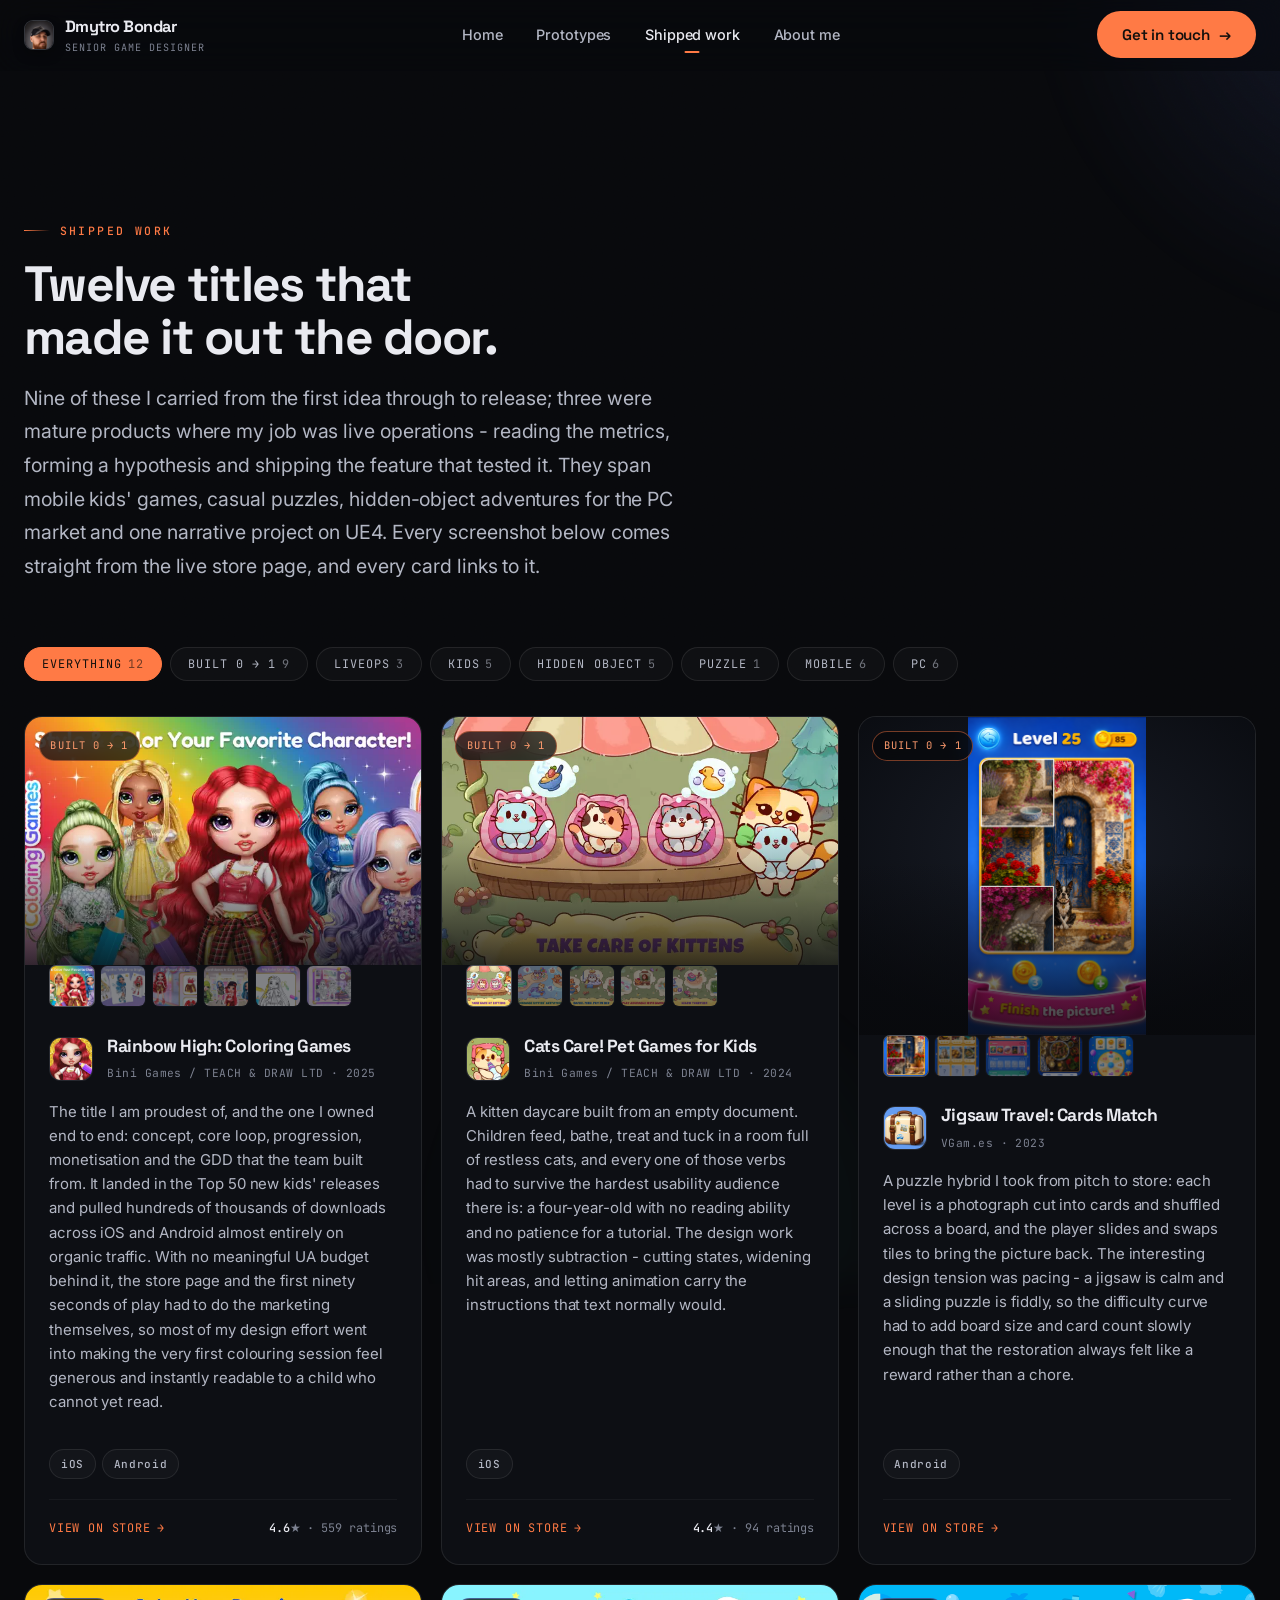
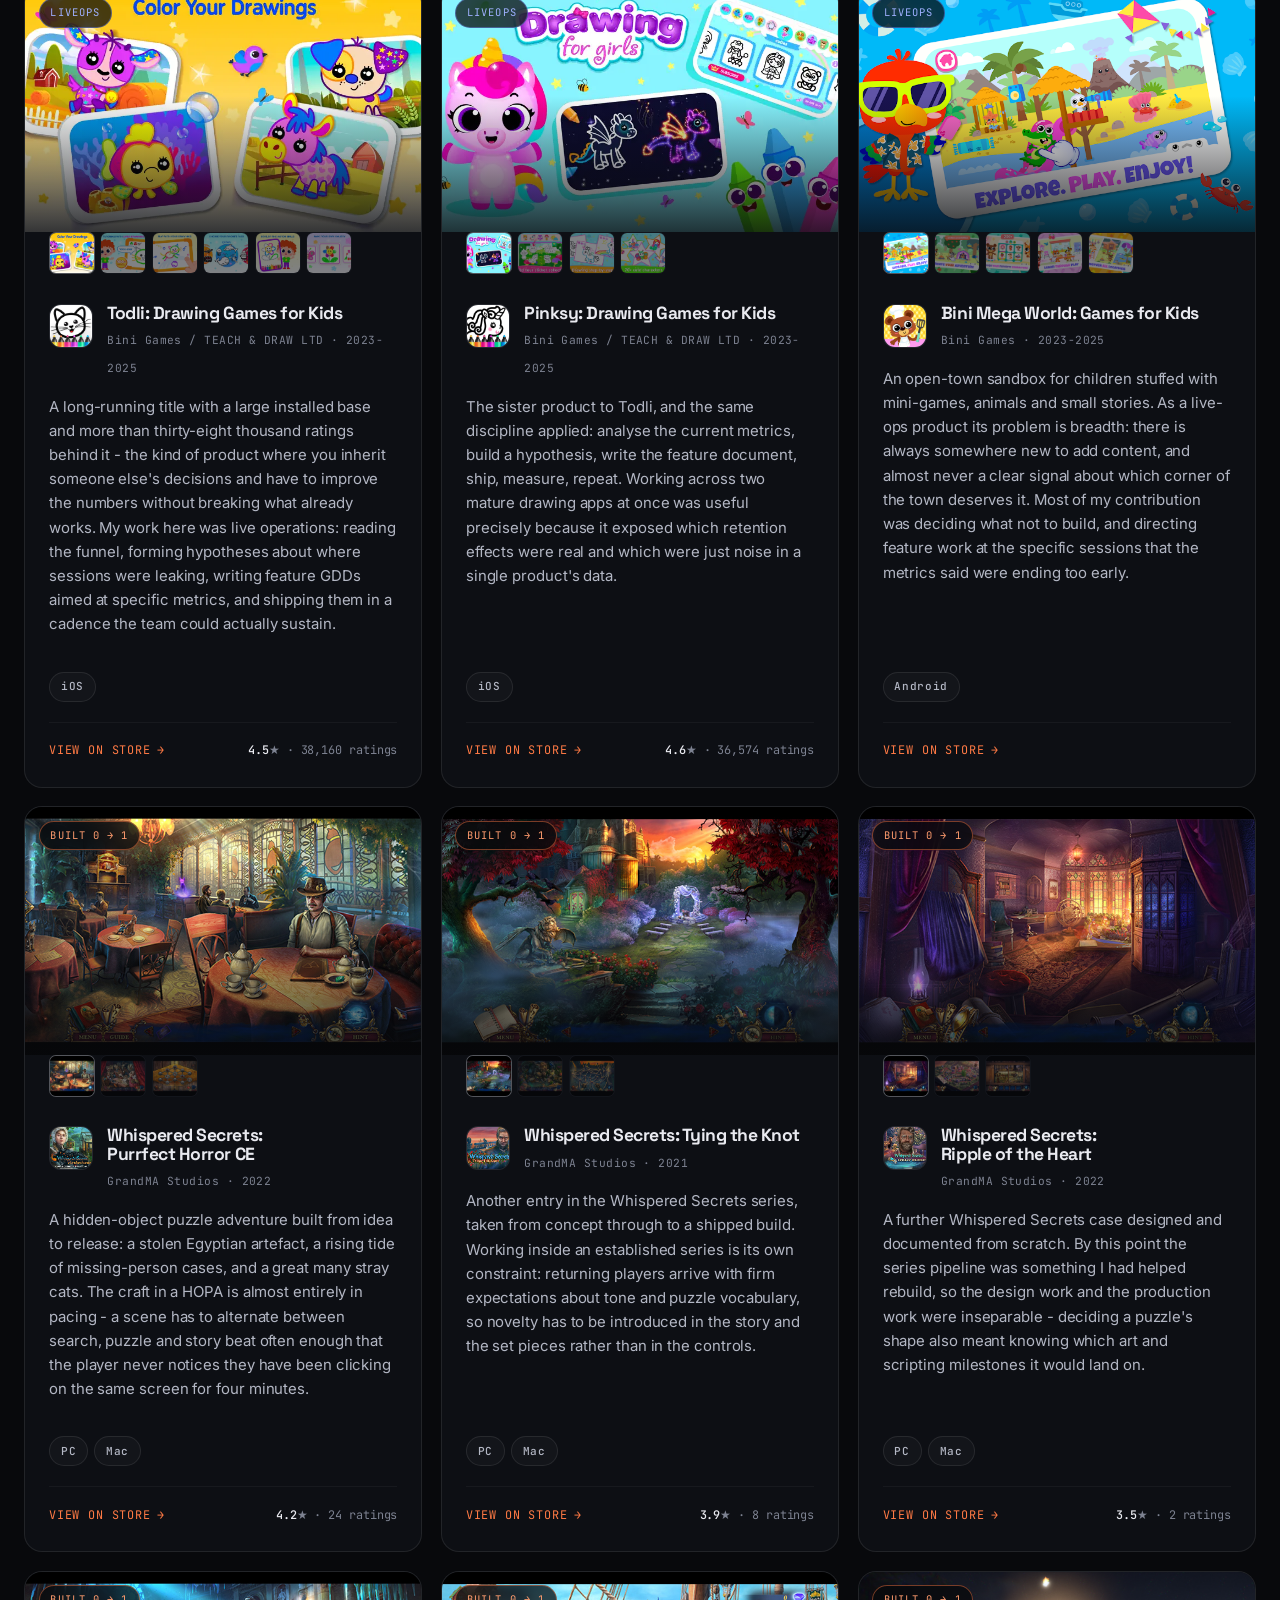
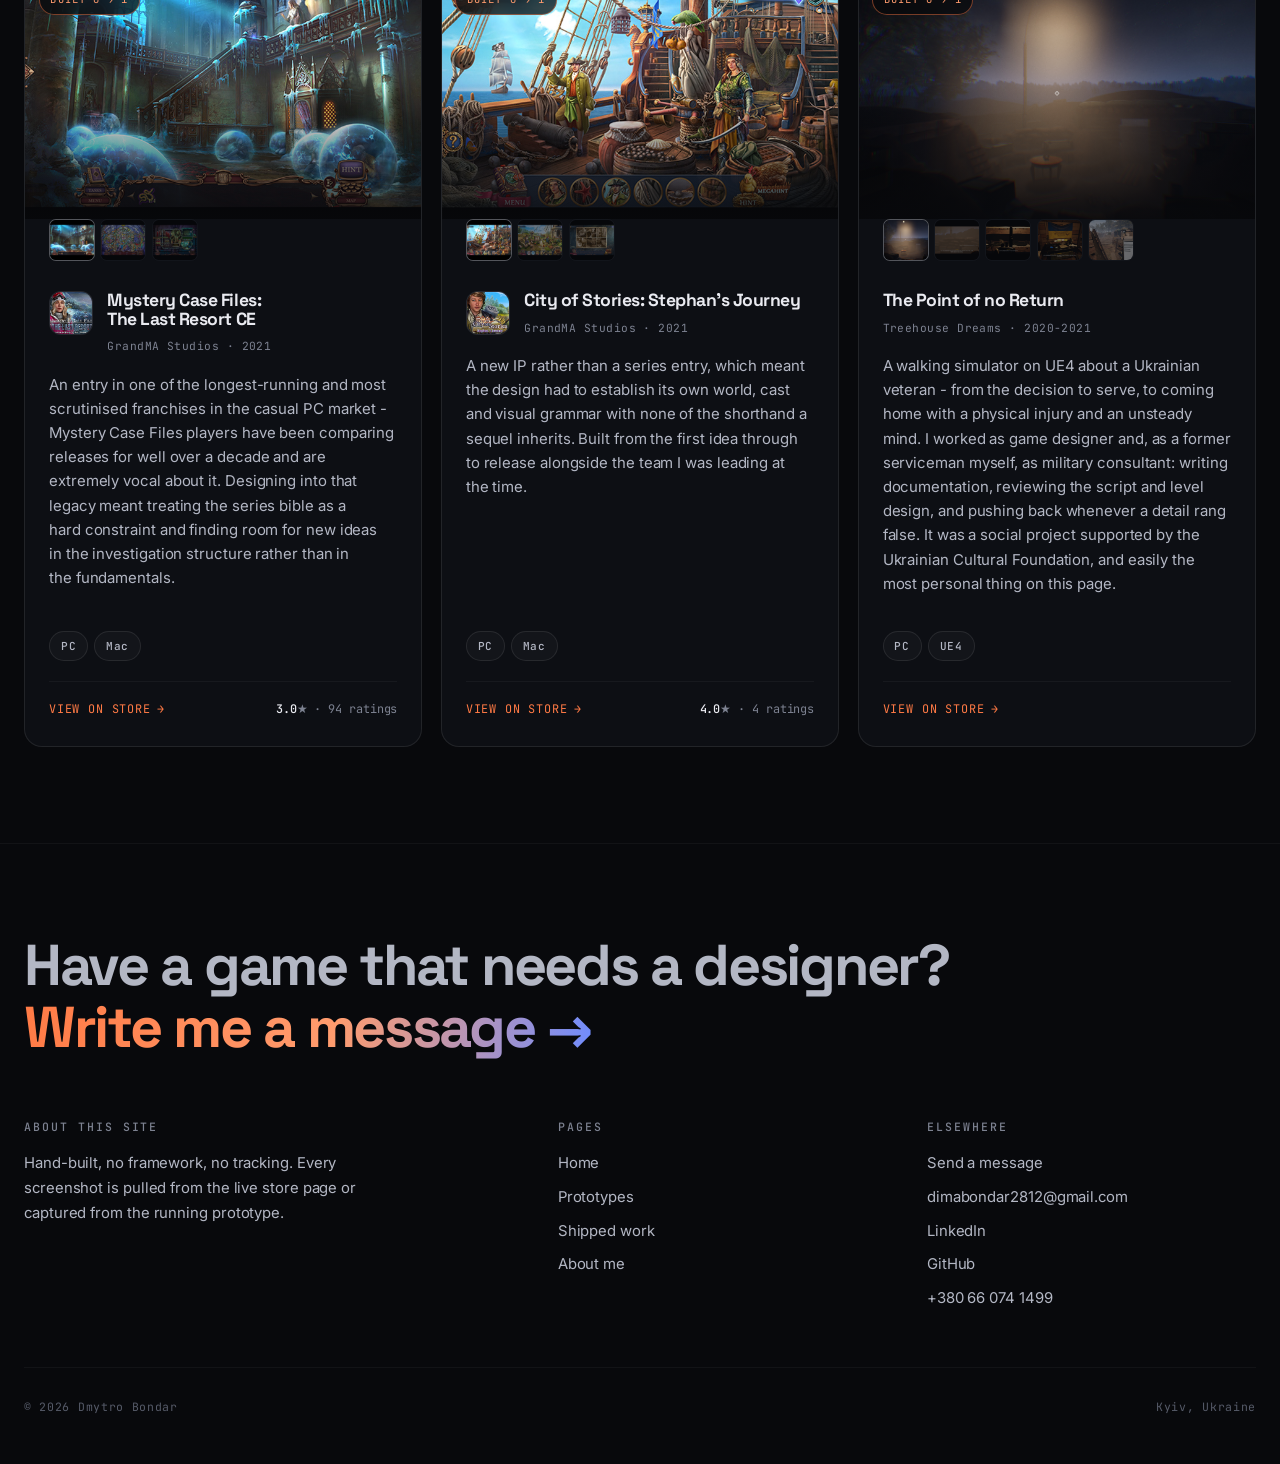
<file: work.html>
<!doctype html>
<html lang="en">
<head>
<meta charset="utf-8">
<meta name="viewport" content="width=device-width, initial-scale=1">
<title>Shipped work - Dmytro Bondar</title>
<meta name="description" content="Twelve shipped games: kids&#x27; mobile titles, casual puzzles, hidden-object adventures and a UE4 narrative project.">
<meta name="author" content="Dmytro Bondar">
<link rel="canonical" href="https://dmytrobondar.pages.dev/work">
<meta property="og:type" content="website">
<meta property="og:title" content="Shipped work - Dmytro Bondar">
<meta property="og:description" content="Twelve shipped games: kids&#x27; mobile titles, casual puzzles, hidden-object adventures and a UE4 narrative project.">
<meta property="og:url" content="https://dmytrobondar.pages.dev/work">
<meta name="twitter:card" content="summary_large_image">
<meta name="theme-color" content="#08090c">
<link rel="icon" type="image/png" sizes="32x32" href="favicon-32.png">
<link rel="icon" type="image/png" sizes="192x192" href="favicon-192.png">
<link rel="apple-touch-icon" href="apple-touch-icon.png">
<meta property="og:image" content="https://dmytrobondar.pages.dev/assets/img/life/avatar.webp">
<link rel="preconnect" href="https://fonts.googleapis.com">
<link rel="preconnect" href="https://fonts.gstatic.com" crossorigin>
<link href="https://fonts.googleapis.com/css2?family=Inter:wght@400;500;600&family=JetBrains+Mono:wght@400;500&family=Space+Grotesk:wght@500;600;700&display=swap" rel="stylesheet">
<link rel="stylesheet" href="assets/css/style.css">
</head>
<body>
<a class="skip" href="#main">Skip to content</a>
<header class="nav">
  <div class="nav-inner">
    <a class="brand" href="index.html">
      <img class="mark" src="assets/img/life/avatar.webp" alt="" width="30" height="30">
      <span>Dmytro Bondar<small>SENIOR GAME DESIGNER</small></span>
    </a>
    <nav class="nav-links" aria-label="Main"><a href="index.html">Home</a><a href="lab.html">Prototypes</a><a href="work.html" class="active" aria-current="page">Shipped work</a><a href="about.html">About me</a><a class="nav-contact-m" href="#" data-contact>Get in touch &rarr;</a></nav>
    <button class="btn nav-cta" type="button" data-contact>Get in touch <span class="arrow" aria-hidden="true">&rarr;</span></button>
    <button class="burger" aria-label="Menu" aria-expanded="false"><span></span><span></span><span></span></button>
  </div>
</header>
<main id="main">
<section class="section" style="padding-bottom:3rem">
  <div class="shell">
    <div class="section-head">
      <span class="eyebrow" data-reveal>Shipped work</span>
      <h2 data-reveal>Twelve titles that made it out the door.</h2>
      <p class="lead" data-reveal>
        Nine of these I carried from the first idea through to release; three were mature products
        where my job was live operations - reading the metrics, forming a hypothesis and shipping
        the feature that tested it. They span mobile kids' games, casual puzzles, hidden-object
        adventures for the PC market and one narrative project on UE4. Every screenshot below comes
        straight from the live store page, and every card links to it.
      </p>
    </div>
    <div class="filters" role="group" aria-label="Filter projects"><button type="button" data-filter="all" aria-pressed="true">Everything<span class="n">12</span></button><button type="button" data-filter="zero" aria-pressed="false">Built 0 &rarr; 1<span class="n">9</span></button><button type="button" data-filter="ops" aria-pressed="false">LiveOps<span class="n">3</span></button><button type="button" data-filter="kids" aria-pressed="false">Kids<span class="n">5</span></button><button type="button" data-filter="hopa" aria-pressed="false">Hidden object<span class="n">5</span></button><button type="button" data-filter="puzzle" aria-pressed="false">Puzzle<span class="n">1</span></button><button type="button" data-filter="mobile" aria-pressed="false">Mobile<span class="n">6</span></button><button type="button" data-filter="pc" aria-pressed="false">PC<span class="n">6</span></button></div>
    <div class="grid three">
<article class="proj" data-tags="zero kids mobile" data-reveal data-reveal-group="work">
  <div class="proj-shot" data-index="0" aria-label="Open screenshots for Rainbow High: Coloring Games"><img src="assets/img/projects/rainbow-high/shot1.webp" alt="Rainbow High: Coloring Games screenshot" loading="lazy" decoding="async"><span class="proj-badge zero">Built 0 &rarr; 1</span></div>
  <div class="proj-strip"><button type="button" data-src="assets/img/projects/rainbow-high/shot1.webp" data-index="0" data-alt="Rainbow High: Coloring Games screenshot 1" aria-current="true"><img src="assets/img/projects/rainbow-high/shot1.webp" alt="" loading="lazy" decoding="async"></button><button type="button" data-src="assets/img/projects/rainbow-high/shot2.webp" data-index="1" data-alt="Rainbow High: Coloring Games screenshot 2"><img src="assets/img/projects/rainbow-high/shot2.webp" alt="" loading="lazy" decoding="async"></button><button type="button" data-src="assets/img/projects/rainbow-high/shot3.webp" data-index="2" data-alt="Rainbow High: Coloring Games screenshot 3"><img src="assets/img/projects/rainbow-high/shot3.webp" alt="" loading="lazy" decoding="async"></button><button type="button" data-src="assets/img/projects/rainbow-high/shot4.webp" data-index="3" data-alt="Rainbow High: Coloring Games screenshot 4"><img src="assets/img/projects/rainbow-high/shot4.webp" alt="" loading="lazy" decoding="async"></button><button type="button" data-src="assets/img/projects/rainbow-high/shot5.webp" data-index="4" data-alt="Rainbow High: Coloring Games screenshot 5"><img src="assets/img/projects/rainbow-high/shot5.webp" alt="" loading="lazy" decoding="async"></button><button type="button" data-src="assets/img/projects/rainbow-high/shot6.webp" data-index="5" data-alt="Rainbow High: Coloring Games screenshot 6"><img src="assets/img/projects/rainbow-high/shot6.webp" alt="" loading="lazy" decoding="async"></button></div>
  <div class="proj-body">
    <div class="proj-top">
      <img class="proj-icon" src="assets/img/projects/rainbow-high/icon.webp" alt="" loading="lazy">
      <div class="proj-title"><h3>Rainbow High: Coloring Games</h3><span class="by">Bini Games / TEACH &amp; DRAW LTD &middot; 2025</span></div>
    </div>
    <p>The title I am proudest of, and the one I owned end to end: concept, core loop, progression, monetisation and the GDD that the team built from. It landed in the Top 50 new kids&#x27; releases and pulled hundreds of thousands of downloads across iOS and Android almost entirely on organic traffic. With no meaningful UA budget behind it, the store page and the first ninety seconds of play had to do the marketing themselves, so most of my design effort went into making the very first colouring session feel generous and instantly readable to a child who cannot yet read.</p>
    <div class="proj-tags"><span class="tag">iOS</span><span class="tag">Android</span></div>
    <div class="proj-foot">
      <a class="proj-link" href="https://apps.apple.com/us/app/id6740995343" target="_blank" rel="noopener">View on store <span aria-hidden="true">&rarr;</span></a>
      <span class="proj-rating"><b>4.6</b>&#9733; &middot; 559 ratings</span>
    </div>
  </div>
</article>
<article class="proj" data-tags="zero kids mobile" data-reveal data-reveal-group="work">
  <div class="proj-shot" data-index="0" aria-label="Open screenshots for Cats Care! Pet Games for Kids"><img src="assets/img/projects/cats-care/shot1.webp" alt="Cats Care! Pet Games for Kids screenshot" loading="lazy" decoding="async"><span class="proj-badge zero">Built 0 &rarr; 1</span></div>
  <div class="proj-strip"><button type="button" data-src="assets/img/projects/cats-care/shot1.webp" data-index="0" data-alt="Cats Care! Pet Games for Kids screenshot 1" aria-current="true"><img src="assets/img/projects/cats-care/shot1.webp" alt="" loading="lazy" decoding="async"></button><button type="button" data-src="assets/img/projects/cats-care/shot2.webp" data-index="1" data-alt="Cats Care! Pet Games for Kids screenshot 2"><img src="assets/img/projects/cats-care/shot2.webp" alt="" loading="lazy" decoding="async"></button><button type="button" data-src="assets/img/projects/cats-care/shot3.webp" data-index="2" data-alt="Cats Care! Pet Games for Kids screenshot 3"><img src="assets/img/projects/cats-care/shot3.webp" alt="" loading="lazy" decoding="async"></button><button type="button" data-src="assets/img/projects/cats-care/shot4.webp" data-index="3" data-alt="Cats Care! Pet Games for Kids screenshot 4"><img src="assets/img/projects/cats-care/shot4.webp" alt="" loading="lazy" decoding="async"></button><button type="button" data-src="assets/img/projects/cats-care/shot5.webp" data-index="4" data-alt="Cats Care! Pet Games for Kids screenshot 5"><img src="assets/img/projects/cats-care/shot5.webp" alt="" loading="lazy" decoding="async"></button></div>
  <div class="proj-body">
    <div class="proj-top">
      <img class="proj-icon" src="assets/img/projects/cats-care/icon.webp" alt="" loading="lazy">
      <div class="proj-title"><h3>Cats Care! Pet Games for Kids</h3><span class="by">Bini Games / TEACH &amp; DRAW LTD &middot; 2024</span></div>
    </div>
    <p>A kitten daycare built from an empty document. Children feed, bathe, treat and tuck in a room full of restless cats, and every one of those verbs had to survive the hardest usability audience there is: a four-year-old with no reading ability and no patience for a tutorial. The design work was mostly subtraction - cutting states, widening hit areas, and letting animation carry the instructions that text normally would.</p>
    <div class="proj-tags"><span class="tag">iOS</span></div>
    <div class="proj-foot">
      <a class="proj-link" href="https://apps.apple.com/us/app/id6476145721" target="_blank" rel="noopener">View on store <span aria-hidden="true">&rarr;</span></a>
      <span class="proj-rating"><b>4.4</b>&#9733; &middot; 94 ratings</span>
    </div>
  </div>
</article>
<article class="proj" data-tags="zero puzzle mobile" data-reveal data-reveal-group="work">
  <div class="proj-shot portrait" data-index="0" aria-label="Open screenshots for Jigsaw Travel: Cards Match"><img src="assets/img/projects/jigsaw-travel/shot1.webp" alt="Jigsaw Travel: Cards Match screenshot" loading="lazy" decoding="async"><span class="proj-badge zero">Built 0 &rarr; 1</span></div>
  <div class="proj-strip"><button type="button" data-src="assets/img/projects/jigsaw-travel/shot1.webp" data-index="0" data-alt="Jigsaw Travel: Cards Match screenshot 1" aria-current="true"><img src="assets/img/projects/jigsaw-travel/shot1.webp" alt="" loading="lazy" decoding="async"></button><button type="button" data-src="assets/img/projects/jigsaw-travel/shot2.webp" data-index="1" data-alt="Jigsaw Travel: Cards Match screenshot 2"><img src="assets/img/projects/jigsaw-travel/shot2.webp" alt="" loading="lazy" decoding="async"></button><button type="button" data-src="assets/img/projects/jigsaw-travel/shot3.webp" data-index="2" data-alt="Jigsaw Travel: Cards Match screenshot 3"><img src="assets/img/projects/jigsaw-travel/shot3.webp" alt="" loading="lazy" decoding="async"></button><button type="button" data-src="assets/img/projects/jigsaw-travel/shot4.webp" data-index="3" data-alt="Jigsaw Travel: Cards Match screenshot 4"><img src="assets/img/projects/jigsaw-travel/shot4.webp" alt="" loading="lazy" decoding="async"></button><button type="button" data-src="assets/img/projects/jigsaw-travel/shot5.webp" data-index="4" data-alt="Jigsaw Travel: Cards Match screenshot 5"><img src="assets/img/projects/jigsaw-travel/shot5.webp" alt="" loading="lazy" decoding="async"></button></div>
  <div class="proj-body">
    <div class="proj-top">
      <img class="proj-icon" src="assets/img/projects/jigsaw-travel/icon.webp" alt="" loading="lazy">
      <div class="proj-title"><h3>Jigsaw Travel: Cards Match</h3><span class="by">VGam.es &middot; 2023</span></div>
    </div>
    <p>A puzzle hybrid I took from pitch to store: each level is a photograph cut into cards and shuffled across a board, and the player slides and swaps tiles to bring the picture back. The interesting design tension was pacing - a jigsaw is calm and a sliding puzzle is fiddly, so the difficulty curve had to add board size and card count slowly enough that the restoration always felt like a reward rather than a chore.</p>
    <div class="proj-tags"><span class="tag">Android</span></div>
    <div class="proj-foot">
      <a class="proj-link" href="https://play.google.com/store/apps/details?id=com.vgames.solipic&hl=en" target="_blank" rel="noopener">View on store <span aria-hidden="true">&rarr;</span></a>
      
    </div>
  </div>
</article>
<article class="proj" data-tags="ops kids mobile" data-reveal data-reveal-group="work">
  <div class="proj-shot" data-index="0" aria-label="Open screenshots for Todli: Drawing Games for Kids"><img src="assets/img/projects/todli/shot1.webp" alt="Todli: Drawing Games for Kids screenshot" loading="lazy" decoding="async"><span class="proj-badge ops">LiveOps</span></div>
  <div class="proj-strip"><button type="button" data-src="assets/img/projects/todli/shot1.webp" data-index="0" data-alt="Todli: Drawing Games for Kids screenshot 1" aria-current="true"><img src="assets/img/projects/todli/shot1.webp" alt="" loading="lazy" decoding="async"></button><button type="button" data-src="assets/img/projects/todli/shot2.webp" data-index="1" data-alt="Todli: Drawing Games for Kids screenshot 2"><img src="assets/img/projects/todli/shot2.webp" alt="" loading="lazy" decoding="async"></button><button type="button" data-src="assets/img/projects/todli/shot3.webp" data-index="2" data-alt="Todli: Drawing Games for Kids screenshot 3"><img src="assets/img/projects/todli/shot3.webp" alt="" loading="lazy" decoding="async"></button><button type="button" data-src="assets/img/projects/todli/shot4.webp" data-index="3" data-alt="Todli: Drawing Games for Kids screenshot 4"><img src="assets/img/projects/todli/shot4.webp" alt="" loading="lazy" decoding="async"></button><button type="button" data-src="assets/img/projects/todli/shot5.webp" data-index="4" data-alt="Todli: Drawing Games for Kids screenshot 5"><img src="assets/img/projects/todli/shot5.webp" alt="" loading="lazy" decoding="async"></button><button type="button" data-src="assets/img/projects/todli/shot6.webp" data-index="5" data-alt="Todli: Drawing Games for Kids screenshot 6"><img src="assets/img/projects/todli/shot6.webp" alt="" loading="lazy" decoding="async"></button></div>
  <div class="proj-body">
    <div class="proj-top">
      <img class="proj-icon" src="assets/img/projects/todli/icon.webp" alt="" loading="lazy">
      <div class="proj-title"><h3>Todli: Drawing Games for Kids</h3><span class="by">Bini Games / TEACH &amp; DRAW LTD &middot; 2023-2025</span></div>
    </div>
    <p>A long-running title with a large installed base and more than thirty-eight thousand ratings behind it - the kind of product where you inherit someone else&#x27;s decisions and have to improve the numbers without breaking what already works. My work here was live operations: reading the funnel, forming hypotheses about where sessions were leaking, writing feature GDDs aimed at specific metrics, and shipping them in a cadence the team could actually sustain.</p>
    <div class="proj-tags"><span class="tag">iOS</span></div>
    <div class="proj-foot">
      <a class="proj-link" href="https://apps.apple.com/us/app/id908698556" target="_blank" rel="noopener">View on store <span aria-hidden="true">&rarr;</span></a>
      <span class="proj-rating"><b>4.5</b>&#9733; &middot; 38,160 ratings</span>
    </div>
  </div>
</article>
<article class="proj" data-tags="ops kids mobile" data-reveal data-reveal-group="work">
  <div class="proj-shot" data-index="0" aria-label="Open screenshots for Pinksy: Drawing Games for Kids"><img src="assets/img/projects/pinksy/shot1.webp" alt="Pinksy: Drawing Games for Kids screenshot" loading="lazy" decoding="async"><span class="proj-badge ops">LiveOps</span></div>
  <div class="proj-strip"><button type="button" data-src="assets/img/projects/pinksy/shot1.webp" data-index="0" data-alt="Pinksy: Drawing Games for Kids screenshot 1" aria-current="true"><img src="assets/img/projects/pinksy/shot1.webp" alt="" loading="lazy" decoding="async"></button><button type="button" data-src="assets/img/projects/pinksy/shot2.webp" data-index="1" data-alt="Pinksy: Drawing Games for Kids screenshot 2"><img src="assets/img/projects/pinksy/shot2.webp" alt="" loading="lazy" decoding="async"></button><button type="button" data-src="assets/img/projects/pinksy/shot3.webp" data-index="2" data-alt="Pinksy: Drawing Games for Kids screenshot 3"><img src="assets/img/projects/pinksy/shot3.webp" alt="" loading="lazy" decoding="async"></button><button type="button" data-src="assets/img/projects/pinksy/shot4.webp" data-index="3" data-alt="Pinksy: Drawing Games for Kids screenshot 4"><img src="assets/img/projects/pinksy/shot4.webp" alt="" loading="lazy" decoding="async"></button></div>
  <div class="proj-body">
    <div class="proj-top">
      <img class="proj-icon" src="assets/img/projects/pinksy/icon.webp" alt="" loading="lazy">
      <div class="proj-title"><h3>Pinksy: Drawing Games for Kids</h3><span class="by">Bini Games / TEACH &amp; DRAW LTD &middot; 2023-2025</span></div>
    </div>
    <p>The sister product to Todli, and the same discipline applied: analyse the current metrics, build a hypothesis, write the feature document, ship, measure, repeat. Working across two mature drawing apps at once was useful precisely because it exposed which retention effects were real and which were just noise in a single product&#x27;s data.</p>
    <div class="proj-tags"><span class="tag">iOS</span></div>
    <div class="proj-foot">
      <a class="proj-link" href="https://apps.apple.com/us/app/id1260895318" target="_blank" rel="noopener">View on store <span aria-hidden="true">&rarr;</span></a>
      <span class="proj-rating"><b>4.6</b>&#9733; &middot; 36,574 ratings</span>
    </div>
  </div>
</article>
<article class="proj" data-tags="ops kids mobile" data-reveal data-reveal-group="work">
  <div class="proj-shot" data-index="0" aria-label="Open screenshots for Bini Mega World: Games for Kids"><img src="assets/img/projects/bini-mega-world/shot1.webp" alt="Bini Mega World: Games for Kids screenshot" loading="lazy" decoding="async"><span class="proj-badge ops">LiveOps</span></div>
  <div class="proj-strip"><button type="button" data-src="assets/img/projects/bini-mega-world/shot1.webp" data-index="0" data-alt="Bini Mega World: Games for Kids screenshot 1" aria-current="true"><img src="assets/img/projects/bini-mega-world/shot1.webp" alt="" loading="lazy" decoding="async"></button><button type="button" data-src="assets/img/projects/bini-mega-world/shot2.webp" data-index="1" data-alt="Bini Mega World: Games for Kids screenshot 2"><img src="assets/img/projects/bini-mega-world/shot2.webp" alt="" loading="lazy" decoding="async"></button><button type="button" data-src="assets/img/projects/bini-mega-world/shot3.webp" data-index="2" data-alt="Bini Mega World: Games for Kids screenshot 3"><img src="assets/img/projects/bini-mega-world/shot3.webp" alt="" loading="lazy" decoding="async"></button><button type="button" data-src="assets/img/projects/bini-mega-world/shot4.webp" data-index="3" data-alt="Bini Mega World: Games for Kids screenshot 4"><img src="assets/img/projects/bini-mega-world/shot4.webp" alt="" loading="lazy" decoding="async"></button><button type="button" data-src="assets/img/projects/bini-mega-world/shot5.webp" data-index="4" data-alt="Bini Mega World: Games for Kids screenshot 5"><img src="assets/img/projects/bini-mega-world/shot5.webp" alt="" loading="lazy" decoding="async"></button></div>
  <div class="proj-body">
    <div class="proj-top">
      <img class="proj-icon" src="assets/img/projects/bini-mega-world/icon.webp" alt="" loading="lazy">
      <div class="proj-title"><h3>Bini Mega World: Games for Kids</h3><span class="by">Bini Games &middot; 2023-2025</span></div>
    </div>
    <p>An open-town sandbox for children stuffed with mini-games, animals and small stories. As a live-ops product its problem is breadth: there is always somewhere new to add content, and almost never a clear signal about which corner of the town deserves it. Most of my contribution was deciding what not to build, and directing feature work at the specific sessions that the metrics said were ending too early.</p>
    <div class="proj-tags"><span class="tag">Android</span></div>
    <div class="proj-foot">
      <a class="proj-link" href="https://play.google.com/store/apps/details?id=com.games.bini.world.life.kids.open.town.animal&hl=en" target="_blank" rel="noopener">View on store <span aria-hidden="true">&rarr;</span></a>
      
    </div>
  </div>
</article>
<article class="proj" data-tags="zero hopa pc" data-reveal data-reveal-group="work">
  <div class="proj-shot" data-index="0" aria-label="Open screenshots for Whispered Secrets: Purrfect Horror CE"><img src="assets/img/projects/ws-purrfect-horror/shot1.jpg" alt="Whispered Secrets: Purrfect Horror CE screenshot" loading="lazy" decoding="async"><span class="proj-badge zero">Built 0 &rarr; 1</span></div>
  <div class="proj-strip"><button type="button" data-src="assets/img/projects/ws-purrfect-horror/shot1.jpg" data-index="0" data-alt="Whispered Secrets: Purrfect Horror CE screenshot 1" aria-current="true"><img src="assets/img/projects/ws-purrfect-horror/shot1.jpg" alt="" loading="lazy" decoding="async"></button><button type="button" data-src="assets/img/projects/ws-purrfect-horror/shot2.jpg" data-index="1" data-alt="Whispered Secrets: Purrfect Horror CE screenshot 2"><img src="assets/img/projects/ws-purrfect-horror/shot2.jpg" alt="" loading="lazy" decoding="async"></button><button type="button" data-src="assets/img/projects/ws-purrfect-horror/shot3.jpg" data-index="2" data-alt="Whispered Secrets: Purrfect Horror CE screenshot 3"><img src="assets/img/projects/ws-purrfect-horror/shot3.jpg" alt="" loading="lazy" decoding="async"></button></div>
  <div class="proj-body">
    <div class="proj-top">
      <img class="proj-icon" src="assets/img/projects/ws-purrfect-horror/icon.jpg" alt="" loading="lazy">
      <div class="proj-title"><h3>Whispered Secrets: Purrfect Horror CE</h3><span class="by">GrandMA Studios &middot; 2022</span></div>
    </div>
    <p>A hidden-object puzzle adventure built from idea to release: a stolen Egyptian artefact, a rising tide of missing-person cases, and a great many stray cats. The craft in a HOPA is almost entirely in pacing - a scene has to alternate between search, puzzle and story beat often enough that the player never notices they have been clicking on the same screen for four minutes.</p>
    <div class="proj-tags"><span class="tag">PC</span><span class="tag">Mac</span></div>
    <div class="proj-foot">
      <a class="proj-link" href="https://www.bigfishgames.com/whispered-secrets-purrfect-horror-ce-f18731t1l1.html" target="_blank" rel="noopener">View on store <span aria-hidden="true">&rarr;</span></a>
      <span class="proj-rating"><b>4.2</b>&#9733; &middot; 24 ratings</span>
    </div>
  </div>
</article>
<article class="proj" data-tags="zero hopa pc" data-reveal data-reveal-group="work">
  <div class="proj-shot" data-index="0" aria-label="Open screenshots for Whispered Secrets: Tying the Knot"><img src="assets/img/projects/ws-tying-the-knot/shot1.jpg" alt="Whispered Secrets: Tying the Knot screenshot" loading="lazy" decoding="async"><span class="proj-badge zero">Built 0 &rarr; 1</span></div>
  <div class="proj-strip"><button type="button" data-src="assets/img/projects/ws-tying-the-knot/shot1.jpg" data-index="0" data-alt="Whispered Secrets: Tying the Knot screenshot 1" aria-current="true"><img src="assets/img/projects/ws-tying-the-knot/shot1.jpg" alt="" loading="lazy" decoding="async"></button><button type="button" data-src="assets/img/projects/ws-tying-the-knot/shot2.jpg" data-index="1" data-alt="Whispered Secrets: Tying the Knot screenshot 2"><img src="assets/img/projects/ws-tying-the-knot/shot2.jpg" alt="" loading="lazy" decoding="async"></button><button type="button" data-src="assets/img/projects/ws-tying-the-knot/shot3.jpg" data-index="2" data-alt="Whispered Secrets: Tying the Knot screenshot 3"><img src="assets/img/projects/ws-tying-the-knot/shot3.jpg" alt="" loading="lazy" decoding="async"></button></div>
  <div class="proj-body">
    <div class="proj-top">
      <img class="proj-icon" src="assets/img/projects/ws-tying-the-knot/icon.jpg" alt="" loading="lazy">
      <div class="proj-title"><h3>Whispered Secrets: Tying the Knot</h3><span class="by">GrandMA Studios &middot; 2021</span></div>
    </div>
    <p>Another entry in the Whispered Secrets series, taken from concept through to a shipped build. Working inside an established series is its own constraint: returning players arrive with firm expectations about tone and puzzle vocabulary, so novelty has to be introduced in the story and the set pieces rather than in the controls.</p>
    <div class="proj-tags"><span class="tag">PC</span><span class="tag">Mac</span></div>
    <div class="proj-foot">
      <a class="proj-link" href="https://www.bigfishgames.com/whispered-secrets-tying-the-knot-f15640t1l1.html" target="_blank" rel="noopener">View on store <span aria-hidden="true">&rarr;</span></a>
      <span class="proj-rating"><b>3.9</b>&#9733; &middot; 8 ratings</span>
    </div>
  </div>
</article>
<article class="proj" data-tags="zero hopa pc" data-reveal data-reveal-group="work">
  <div class="proj-shot" data-index="0" aria-label="Open screenshots for Whispered Secrets: Ripple of the Heart"><img src="assets/img/projects/ws-ripple-of-the-heart/shot1.jpg" alt="Whispered Secrets: Ripple of the Heart screenshot" loading="lazy" decoding="async"><span class="proj-badge zero">Built 0 &rarr; 1</span></div>
  <div class="proj-strip"><button type="button" data-src="assets/img/projects/ws-ripple-of-the-heart/shot1.jpg" data-index="0" data-alt="Whispered Secrets: Ripple of the Heart screenshot 1" aria-current="true"><img src="assets/img/projects/ws-ripple-of-the-heart/shot1.jpg" alt="" loading="lazy" decoding="async"></button><button type="button" data-src="assets/img/projects/ws-ripple-of-the-heart/shot2.jpg" data-index="1" data-alt="Whispered Secrets: Ripple of the Heart screenshot 2"><img src="assets/img/projects/ws-ripple-of-the-heart/shot2.jpg" alt="" loading="lazy" decoding="async"></button><button type="button" data-src="assets/img/projects/ws-ripple-of-the-heart/shot3.jpg" data-index="2" data-alt="Whispered Secrets: Ripple of the Heart screenshot 3"><img src="assets/img/projects/ws-ripple-of-the-heart/shot3.jpg" alt="" loading="lazy" decoding="async"></button></div>
  <div class="proj-body">
    <div class="proj-top">
      <img class="proj-icon" src="assets/img/projects/ws-ripple-of-the-heart/icon.jpg" alt="" loading="lazy">
      <div class="proj-title"><h3>Whispered Secrets: Ripple of the Heart</h3><span class="by">GrandMA Studios &middot; 2022</span></div>
    </div>
    <p>A further Whispered Secrets case designed and documented from scratch. By this point the series pipeline was something I had helped rebuild, so the design work and the production work were inseparable - deciding a puzzle&#x27;s shape also meant knowing which art and scripting milestones it would land on.</p>
    <div class="proj-tags"><span class="tag">PC</span><span class="tag">Mac</span></div>
    <div class="proj-foot">
      <a class="proj-link" href="https://www.bigfishgames.com/whispered-secrets-ripple-of-the-heart-f18539t1l1.html" target="_blank" rel="noopener">View on store <span aria-hidden="true">&rarr;</span></a>
      <span class="proj-rating"><b>3.5</b>&#9733; &middot; 2 ratings</span>
    </div>
  </div>
</article>
<article class="proj" data-tags="zero hopa pc" data-reveal data-reveal-group="work">
  <div class="proj-shot" data-index="0" aria-label="Open screenshots for Mystery Case Files: The Last Resort CE"><img src="assets/img/projects/mcf-last-resort/shot1.jpg" alt="Mystery Case Files: The Last Resort CE screenshot" loading="lazy" decoding="async"><span class="proj-badge zero">Built 0 &rarr; 1</span></div>
  <div class="proj-strip"><button type="button" data-src="assets/img/projects/mcf-last-resort/shot1.jpg" data-index="0" data-alt="Mystery Case Files: The Last Resort CE screenshot 1" aria-current="true"><img src="assets/img/projects/mcf-last-resort/shot1.jpg" alt="" loading="lazy" decoding="async"></button><button type="button" data-src="assets/img/projects/mcf-last-resort/shot2.jpg" data-index="1" data-alt="Mystery Case Files: The Last Resort CE screenshot 2"><img src="assets/img/projects/mcf-last-resort/shot2.jpg" alt="" loading="lazy" decoding="async"></button><button type="button" data-src="assets/img/projects/mcf-last-resort/shot3.jpg" data-index="2" data-alt="Mystery Case Files: The Last Resort CE screenshot 3"><img src="assets/img/projects/mcf-last-resort/shot3.jpg" alt="" loading="lazy" decoding="async"></button></div>
  <div class="proj-body">
    <div class="proj-top">
      <img class="proj-icon" src="assets/img/projects/mcf-last-resort/icon.jpg" alt="" loading="lazy">
      <div class="proj-title"><h3>Mystery Case Files: The Last Resort CE</h3><span class="by">GrandMA Studios &middot; 2021</span></div>
    </div>
    <p>An entry in one of the longest-running and most scrutinised franchises in the casual PC market - Mystery Case Files players have been comparing releases for well over a decade and are extremely vocal about it. Designing into that legacy meant treating the series bible as a hard constraint and finding room for new ideas in the investigation structure rather than in the fundamentals.</p>
    <div class="proj-tags"><span class="tag">PC</span><span class="tag">Mac</span></div>
    <div class="proj-foot">
      <a class="proj-link" href="https://www.bigfishgames.com/mystery-case-files-the-last-resort-ce-f15755t1l1.html" target="_blank" rel="noopener">View on store <span aria-hidden="true">&rarr;</span></a>
      <span class="proj-rating"><b>3.0</b>&#9733; &middot; 94 ratings</span>
    </div>
  </div>
</article>
<article class="proj" data-tags="zero hopa pc" data-reveal data-reveal-group="work">
  <div class="proj-shot" data-index="0" aria-label="Open screenshots for City of Stories: Stephan&#x27;s Journey"><img src="assets/img/projects/city-of-stories/shot1.jpg" alt="City of Stories: Stephan&#x27;s Journey screenshot" loading="lazy" decoding="async"><span class="proj-badge zero">Built 0 &rarr; 1</span></div>
  <div class="proj-strip"><button type="button" data-src="assets/img/projects/city-of-stories/shot1.jpg" data-index="0" data-alt="City of Stories: Stephan&#x27;s Journey screenshot 1" aria-current="true"><img src="assets/img/projects/city-of-stories/shot1.jpg" alt="" loading="lazy" decoding="async"></button><button type="button" data-src="assets/img/projects/city-of-stories/shot2.jpg" data-index="1" data-alt="City of Stories: Stephan&#x27;s Journey screenshot 2"><img src="assets/img/projects/city-of-stories/shot2.jpg" alt="" loading="lazy" decoding="async"></button><button type="button" data-src="assets/img/projects/city-of-stories/shot3.jpg" data-index="2" data-alt="City of Stories: Stephan&#x27;s Journey screenshot 3"><img src="assets/img/projects/city-of-stories/shot3.jpg" alt="" loading="lazy" decoding="async"></button></div>
  <div class="proj-body">
    <div class="proj-top">
      <img class="proj-icon" src="assets/img/projects/city-of-stories/icon.jpg" alt="" loading="lazy">
      <div class="proj-title"><h3>City of Stories: Stephan&#x27;s Journey</h3><span class="by">GrandMA Studios &middot; 2021</span></div>
    </div>
    <p>A new IP rather than a series entry, which meant the design had to establish its own world, cast and visual grammar with none of the shorthand a sequel inherits. Built from the first idea through to release alongside the team I was leading at the time.</p>
    <div class="proj-tags"><span class="tag">PC</span><span class="tag">Mac</span></div>
    <div class="proj-foot">
      <a class="proj-link" href="https://www.bigfishgames.com/city-of-stories-stephans-journey-f16144t2l1.html" target="_blank" rel="noopener">View on store <span aria-hidden="true">&rarr;</span></a>
      <span class="proj-rating"><b>4.0</b>&#9733; &middot; 4 ratings</span>
    </div>
  </div>
</article>
<article class="proj" data-tags="zero narrative pc" data-reveal data-reveal-group="work">
  <div class="proj-shot" data-index="0" aria-label="Open screenshots for The Point of no Return"><img src="assets/img/projects/point-of-no-return/shot1.jpg" alt="The Point of no Return screenshot" loading="lazy" decoding="async"><span class="proj-badge zero">Built 0 &rarr; 1</span></div>
  <div class="proj-strip"><button type="button" data-src="assets/img/projects/point-of-no-return/shot1.jpg" data-index="0" data-alt="The Point of no Return screenshot 1" aria-current="true"><img src="assets/img/projects/point-of-no-return/shot1.jpg" alt="" loading="lazy" decoding="async"></button><button type="button" data-src="assets/img/projects/point-of-no-return/shot2.jpg" data-index="1" data-alt="The Point of no Return screenshot 2"><img src="assets/img/projects/point-of-no-return/shot2.jpg" alt="" loading="lazy" decoding="async"></button><button type="button" data-src="assets/img/projects/point-of-no-return/shot3.jpg" data-index="2" data-alt="The Point of no Return screenshot 3"><img src="assets/img/projects/point-of-no-return/shot3.jpg" alt="" loading="lazy" decoding="async"></button><button type="button" data-src="assets/img/projects/point-of-no-return/shot4.jpg" data-index="3" data-alt="The Point of no Return screenshot 4"><img src="assets/img/projects/point-of-no-return/shot4.jpg" alt="" loading="lazy" decoding="async"></button><button type="button" data-src="assets/img/projects/point-of-no-return/shot5.jpg" data-index="4" data-alt="The Point of no Return screenshot 5"><img src="assets/img/projects/point-of-no-return/shot5.jpg" alt="" loading="lazy" decoding="async"></button></div>
  <div class="proj-body">
    <div class="proj-top">
      <div class="proj-title"><h3>The Point of no Return</h3><span class="by">Treehouse Dreams &middot; 2020-2021</span></div>
    </div>
    <p>A walking simulator on UE4 about a Ukrainian veteran - from the decision to serve, to coming home with a physical injury and an unsteady mind. I worked as game designer and, as a former serviceman myself, as military consultant: writing documentation, reviewing the script and level design, and pushing back whenever a detail rang false. It was a social project supported by the Ukrainian Cultural Foundation, and easily the most personal thing on this page.</p>
    <div class="proj-tags"><span class="tag">PC</span><span class="tag">UE4</span></div>
    <div class="proj-foot">
      <a class="proj-link" href="https://treehouse-dreams.itch.io/the-point-of-no-return" target="_blank" rel="noopener">View on store <span aria-hidden="true">&rarr;</span></a>
      
    </div>
  </div>
</article></div>
  </div>
</section>
</main>
<footer class="footer">
  <div class="shell">
    <p class="big-cta" data-reveal>Have a game that needs a designer?<br><a href="#" data-contact>Write me a message &rarr;</a></p>
    <div class="footer-grid" style="margin-top:3.2rem">
      <div>
        <h4>About this site</h4>
        <p style="font-size:.93rem;max-width:38ch">Hand-built, no framework, no tracking. Every screenshot is pulled from the live store page or captured from the running prototype.</p>
      </div>
      <div>
        <h4>Pages</h4>
        <div class="footer-list">
          <a href="index.html">Home</a>
          <a href="lab.html">Prototypes</a>
          <a href="work.html">Shipped work</a>
          <a href="about.html">About me</a>
        </div>
      </div>
      <div>
        <h4>Elsewhere</h4>
        <div class="footer-list">
          <a href="#" data-contact>Send a message</a>
          <a href="mailto:dimabondar2812@gmail.com">dimabondar2812@gmail.com</a>
          <a href="https://www.linkedin.com/in/dmytro-bondar-63a94a144/" target="_blank" rel="noopener">LinkedIn</a>
          <a href="https://github.com/jotunlegion" target="_blank" rel="noopener">GitHub</a>
          <a href="tel:+380660741499">+380 66 074 1499</a>
        </div>
      </div>
    </div>
    <div class="footer-bottom">
      <span>&copy; <span id="year">2026</span> Dmytro Bondar</span>
      <span>Kyiv, Ukraine</span>
    </div>
  </div>
</footer>

<div class="lb" id="lightbox" role="dialog" aria-modal="true" aria-label="Screenshot viewer">
  <button class="lb-close" aria-label="Close">&times;</button>
  <button class="lb-nav prev" aria-label="Previous">&#8249;</button>
  <button class="lb-nav next" aria-label="Next">&#8250;</button>
  <figure><img alt=""><figcaption></figcaption></figure>
</div>

<div class="modal" id="contact" role="dialog" aria-modal="true" aria-labelledby="contact-title">
  <div class="modal-card">
    <button class="modal-close" type="button" aria-label="Close">&times;</button>
    <h3 id="contact-title">Say hello</h3>
    <p>A role, a project, a question about something on this site &mdash; all welcome. Write below and it lands straight in my inbox.</p>
    <form action="https://formsubmit.co/ajax/dimabondar2812@gmail.com" method="post" data-mailto="dimabondar2812@gmail.com" novalidate>
      <div class="field">
        <label for="cf-name">Your name</label>
        <input id="cf-name" name="name" type="text" autocomplete="name" placeholder="Jane Doe" required>
      </div>
      <div class="field">
        <label for="cf-email">Your email</label>
        <input id="cf-email" name="email" type="email" autocomplete="email" placeholder="jane@studio.com" required>
      </div>
      <div class="field">
        <label for="cf-subject">Subject</label>
        <input id="cf-subject" name="subject" type="text" placeholder="Senior game designer role">
      </div>
      <div class="field">
        <label for="cf-message">Message</label>
        <textarea id="cf-message" name="message" placeholder="Tell me what you are building." required></textarea>
      </div>
      <div class="modal-actions">
        <button class="btn" type="submit">Send message <span class="arrow" aria-hidden="true">&rarr;</span></button>
        <a class="btn ghost" href="mailto:dimabondar2812@gmail.com">Use my mail app instead</a>
      </div>
      <p class="form-status" role="status" aria-live="polite"></p>
      <p class="form-note">Or reach me directly: <a href="mailto:dimabondar2812@gmail.com">dimabondar2812@gmail.com</a> &middot; <a href="tel:+380660741499">+380 66 074 1499</a></p>
    </form>
  </div>
</div>

<script src="assets/js/main.js"></script>
</body>
</html>
</file>
<file: assets/css/style.css>
/* ============================================================
   Dmytro Bondar - portfolio
   Dark, editorial, motion-forward. Handwritten, no framework.
   ============================================================ */

/* ---------- 1. Tokens ---------- */
:root {
  --bg:        #08090c;
  --bg-soft:   #0d0f14;
  --bg-raise:  #11141b;
  --surface:   rgba(255,255,255,.028);
  --surface-2: rgba(255,255,255,.055);
  --line:      rgba(255,255,255,.085);
  --line-soft: rgba(255,255,255,.045);

  --text:      #e9eaf0;
  --text-2:    #b3b7c4;
  --muted:     #7d8291;
  --faint:     #565b69;

  --accent:    #ff7a45;
  --accent-lo: #ff9c6e;
  --accent-dk: #d8501c;
  --cool:      #6f8cff;
  --mint:      #4fd6b0;

  --radius:    18px;
  --radius-sm: 11px;
  --radius-lg: 26px;

  --shell:     min(1240px, 100% - 3rem);
  --ease:      cubic-bezier(.22,.61,.36,1);
  --ease-out:  cubic-bezier(.16,1,.3,1);

  --font-display: 'Space Grotesk', 'Segoe UI', system-ui, sans-serif;
  --font-body:    'Inter', 'Segoe UI', system-ui, sans-serif;
  --font-mono:    'JetBrains Mono', ui-monospace, 'SF Mono', Menlo, monospace;
}

*, *::before, *::after { box-sizing: border-box; }

html {
  scroll-behavior: smooth;
  -webkit-text-size-adjust: 100%;
  /* `clip` rather than `hidden`: it contains the fixed ambient layer without
     breaking `position: sticky` on the nav, which `hidden` would. */
  overflow-x: clip;
}
@media (prefers-reduced-motion: reduce) {
  html { scroll-behavior: auto; }
  *, *::before, *::after {
    animation-duration: .001ms !important;
    transition-duration: .001ms !important;
  }
}

body {
  margin: 0;
  background: var(--bg);
  color: var(--text);
  font-family: var(--font-body);
  font-size: 16.5px;
  line-height: 1.68;
  letter-spacing: -.005em;
  -webkit-font-smoothing: antialiased;
  overflow-x: clip;
}

/* Ambient field: two slow-drifting colour clouds plus a fixed grain sheet.
   Both are pointer-events:none so they never eat a click. */
body::before {
  content: '';
  position: fixed; inset: -30vmax;
  z-index: -2;
  pointer-events: none;
  background:
    radial-gradient(38vmax 38vmax at 18% 8%,  rgba(255,122,69,.13), transparent 62%),
    radial-gradient(42vmax 42vmax at 86% 22%, rgba(111,140,255,.11), transparent 64%),
    radial-gradient(34vmax 34vmax at 52% 96%, rgba(79,214,176,.075), transparent 60%);
  filter: blur(18px);
  animation: drift 34s var(--ease) infinite alternate;
}
body::after {
  content: '';
  position: fixed; inset: 0;
  z-index: -1;
  pointer-events: none;
  opacity: .5;
  mix-blend-mode: overlay;
  background-image: url("data:image/svg+xml,%3Csvg xmlns='http://www.w3.org/2000/svg' width='220' height='220'%3E%3Cfilter id='n'%3E%3CfeTurbulence type='fractalNoise' baseFrequency='.82' numOctaves='4'/%3E%3C/filter%3E%3Crect width='100%25' height='100%25' filter='url(%23n)' opacity='.42'/%3E%3C/svg%3E");
}
@keyframes drift {
  from { transform: translate3d(-2%, -1%, 0) scale(1);    }
  to   { transform: translate3d( 3%,  2%, 0) scale(1.09); }
}

/* ---------- 2. Primitives ---------- */
.shell { width: var(--shell); margin-inline: auto; }

h1, h2, h3, h4 {
  font-family: var(--font-display);
  font-weight: 700;
  line-height: 1.06;
  letter-spacing: -.035em;
  margin: 0;
  text-wrap: balance;
}
h1 { font-size: clamp(2.9rem, 7.4vw, 5.6rem); }
h2 { font-size: clamp(2rem, 4.2vw, 3.1rem); }
h3 { font-size: clamp(1.2rem, 2vw, 1.5rem); letter-spacing: -.028em; }
p  { margin: 0 0 1.1em; color: var(--text-2); text-wrap: pretty; }
p:last-child { margin-bottom: 0; }

a { color: inherit; text-decoration: none; }

.lead {
  font-size: clamp(1.06rem, 1.55vw, 1.22rem);
  line-height: 1.72;
  color: var(--text-2);
  max-width: 62ch;
}

/* Small mono eyebrow used above every section title */
.eyebrow {
  display: inline-flex; align-items: center; gap: .6rem;
  font-family: var(--font-mono);
  font-size: .715rem;
  font-weight: 500;
  letter-spacing: .21em;
  text-transform: uppercase;
  color: var(--accent);
  margin-bottom: 1.15rem;
}
.eyebrow::before {
  content: '';
  width: 26px; height: 1px;
  background: linear-gradient(90deg, var(--accent), transparent);
}

.section { padding: clamp(5rem, 11vw, 9rem) 0; position: relative; }
.section-head { max-width: 68ch; margin-bottom: clamp(2.6rem, 5vw, 4rem); }
.section-head p { margin-top: 1.15rem; }

.rule { height: 1px; background: linear-gradient(90deg, var(--line), transparent); border: 0; margin: 0; }

/* Buttons */
.btn {
  --btn-bg: var(--accent);
  --btn-fg: #14100d;
  display: inline-flex; align-items: center; gap: .6rem;
  padding: .82rem 1.5rem;
  border: 1px solid transparent;
  border-radius: 100px;
  background: var(--btn-bg);
  color: var(--btn-fg);
  font-family: var(--font-display);
  font-size: .95rem;
  font-weight: 600;
  letter-spacing: -.012em;
  cursor: pointer;
  transition: transform .32s var(--ease-out), box-shadow .32s var(--ease-out), background .25s;
  will-change: transform;
}
.btn:hover { transform: translateY(-2px); box-shadow: 0 12px 30px -10px rgba(255,122,69,.55); }
.btn:active { transform: translateY(0); }
.btn:focus-visible { outline: 2px solid var(--accent-lo); outline-offset: 3px; }
.btn .arrow { transition: transform .32s var(--ease-out); }
.btn:hover .arrow { transform: translateX(4px); }

.btn.ghost {
  --btn-bg: transparent;
  --btn-fg: var(--text);
  border-color: var(--line);
  backdrop-filter: blur(8px);
}
.btn.ghost:hover { background: var(--surface-2); border-color: rgba(255,255,255,.2); box-shadow: none; }

/* Tag / chip */
.tag {
  display: inline-flex; align-items: center; gap: .38rem;
  padding: .3rem .68rem;
  border: 1px solid var(--line);
  border-radius: 100px;
  background: var(--surface);
  font-family: var(--font-mono);
  font-size: .69rem;
  font-weight: 500;
  letter-spacing: .06em;
  color: var(--text-2);
  white-space: nowrap;
}
.tag.hot  { border-color: rgba(255,122,69,.4);   color: var(--accent-lo); background: rgba(255,122,69,.09); }
.tag.cool { border-color: rgba(111,140,255,.38); color: #9fb0ff;          background: rgba(111,140,255,.09); }
.tag.mint { border-color: rgba(79,214,176,.34);  color: #7ee6c6;          background: rgba(79,214,176,.08); }

/* ---------- 3. Nav ---------- */
.nav {
  position: sticky; top: 0; z-index: 60;
  backdrop-filter: blur(18px) saturate(150%);
  background: rgba(8,9,12,.6);
  border-bottom: 1px solid transparent;
  transition: background .3s, border-color .3s;
}
.nav.stuck { background: rgba(8,9,12,.86); border-bottom-color: var(--line-soft); }
.nav-inner {
  width: var(--shell); margin-inline: auto;
  display: flex; align-items: center; justify-content: space-between; gap: 1.5rem;
  height: 70px;
}
.brand {
  display: flex; align-items: center; gap: .68rem;
  font-family: var(--font-display); font-weight: 700;
  letter-spacing: -.03em; font-size: 1.02rem;
}
.brand .mark {
  display: grid; place-items: center;
  width: 30px; height: 30px; border-radius: 9px;
  background: linear-gradient(140deg, var(--accent), var(--accent-dk));
  color: #14100d; font-size: .82rem; font-weight: 700;
  box-shadow: 0 5px 16px -6px rgba(255,122,69,.75);
}
.brand small { display: block; font-family: var(--font-mono); font-size: .63rem; font-weight: 400; color: var(--muted); letter-spacing: .1em; }

.nav-links { display: flex; align-items: center; gap: .3rem; }
.nav-links a {
  position: relative;
  padding: .5rem .9rem;
  border-radius: 100px;
  font-size: .9rem; font-weight: 500;
  color: var(--text-2);
  transition: color .22s, background .22s;
}
.nav-links a:hover { color: var(--text); background: var(--surface); }
.nav-links a.active { color: var(--text); }
.nav-links a.active::after {
  content: ''; position: absolute; left: 50%; bottom: 2px;
  width: 15px; height: 2px; border-radius: 2px;
  background: var(--accent);
  transform: translateX(-50%);
}
.nav-cta { display: inline-flex; }

.burger { display: none; width: 40px; height: 40px; border: 1px solid var(--line); border-radius: 11px; background: var(--surface); cursor: pointer; }
.burger span { display: block; width: 16px; height: 1.5px; background: var(--text); margin: 3.5px auto; transition: transform .3s var(--ease), opacity .2s; }
.burger.open span:nth-child(1) { transform: translateY(5px) rotate(45deg); }
.burger.open span:nth-child(2) { opacity: 0; }
.burger.open span:nth-child(3) { transform: translateY(-5px) rotate(-45deg); }

@media (max-width: 800px) {
  .burger { display: block; }
  .nav-cta { display: none; }
  .nav-links {
    position: absolute; top: 70px; left: 0; right: 0;
    flex-direction: column; align-items: stretch; gap: 0;
    padding: .6rem 1.5rem 1.3rem;
    background: rgba(8,9,12,.97);
    border-bottom: 1px solid var(--line-soft);
    backdrop-filter: blur(18px);
    clip-path: inset(0 0 100% 0);
    transition: clip-path .4s var(--ease-out);
  }
  .nav-links.open { clip-path: inset(0 0 0 0); }
  .nav-links a { padding: .85rem .4rem; font-size: 1.05rem; }
  .nav-links a.active::after { left: .4rem; transform: none; bottom: 8px; }
}

/* ---------- 4. Hero ---------- */
.hero { position: relative; padding: clamp(4rem, 9vw, 7.5rem) 0 clamp(3.5rem, 7vw, 6rem); overflow: hidden; }
.hero-grid { display: grid; grid-template-columns: minmax(0,1.55fr) minmax(0,1fr); gap: clamp(2rem, 5vw, 4.5rem); align-items: center; }
@media (max-width: 960px) { .hero-grid { grid-template-columns: 1fr; } }

.hero h1 { margin-bottom: 1.4rem; }
.hero-grid > div > h1:first-child { margin-top: .35rem; }
.hero h1 .grad {
  background: linear-gradient(104deg, var(--accent) 8%, var(--accent-lo) 42%, var(--cool) 96%);
  -webkit-background-clip: text; background-clip: text;
  -webkit-text-fill-color: transparent;
}
.hero-actions { display: flex; flex-wrap: wrap; gap: .8rem; margin-top: 2.2rem; }

/* Stat card */
.hero-card {
  position: relative;
  padding: 1.7rem;
  border: 1px solid var(--line);
  border-radius: var(--radius-lg);
  background: linear-gradient(160deg, rgba(255,255,255,.055), rgba(255,255,255,.012));
  backdrop-filter: blur(10px);
  overflow: hidden;
}
.hero-card::before {
  content: ''; position: absolute; inset: 0;
  background: radial-gradient(60% 45% at 78% 4%, rgba(255,122,69,.2), transparent 70%);
  pointer-events: none;
}
.hero-card h4 { font-size: .74rem; font-family: var(--font-mono); font-weight: 500; letter-spacing: .17em; text-transform: uppercase; color: var(--muted); margin-bottom: 1.2rem; }
.stat-row { display: flex; align-items: baseline; justify-content: space-between; gap: 1rem; padding: .82rem 0; border-bottom: 1px solid var(--line-soft); }
.stat-row:last-child { border-bottom: 0; padding-bottom: 0; }
.stat-row .k { font-size: .87rem; color: var(--muted); }
.stat-row .v { font-family: var(--font-display); font-size: 1.65rem; font-weight: 700; letter-spacing: -.04em; }
.stat-row .v em { font-style: normal; font-size: .95rem; color: var(--accent); margin-left: .15rem; }

/* Marquee */
.marquee { position: relative; overflow: hidden; padding: 1.5rem 0; border-block: 1px solid var(--line-soft); -webkit-mask-image: linear-gradient(90deg, transparent, #000 12%, #000 88%, transparent); mask-image: linear-gradient(90deg, transparent, #000 12%, #000 88%, transparent); }
.marquee-track { display: flex; width: max-content; gap: 3.4rem; animation: slide 34s linear infinite; }
.marquee:hover .marquee-track { animation-play-state: paused; }
.marquee-track span { font-family: var(--font-display); font-size: 1.02rem; font-weight: 500; color: var(--faint); letter-spacing: -.02em; white-space: nowrap; transition: color .25s; }
.marquee-track span:hover { color: var(--text-2); }
@keyframes slide { to { transform: translateX(-50%); } }

/* ---------- 5. Cards / grids ---------- */
.grid { display: grid; gap: 1.15rem; }
.grid.two   { grid-template-columns: repeat(auto-fit, minmax(320px, 1fr)); }
.grid.three { grid-template-columns: repeat(auto-fill, minmax(310px, 1fr)); }
.grid.four  { grid-template-columns: repeat(auto-fit,  minmax(232px, 1fr)); }

.card {
  position: relative;
  padding: 1.6rem;
  border: 1px solid var(--line);
  border-radius: var(--radius);
  background: var(--surface);
  transition: border-color .3s, background .3s, transform .4s var(--ease-out);
}
.card:hover { border-color: rgba(255,255,255,.17); background: var(--surface-2); transform: translateY(-3px); }
.card h3 { margin-bottom: .6rem; }
.card p { font-size: .95rem; }

/* Timeline */
.tl { position: relative; padding-left: 2.1rem; }
.tl::before { content: ''; position: absolute; left: 6px; top: 8px; bottom: 8px; width: 1px; background: linear-gradient(180deg, var(--accent), rgba(111,140,255,.4) 55%, transparent); }
.tl-item { position: relative; padding-bottom: 2.9rem; }
.tl-item:last-child { padding-bottom: 0; }
.tl-item::before {
  content: ''; position: absolute; left: -2.1rem; top: 8px;
  width: 13px; height: 13px; border-radius: 50%;
  background: var(--bg); border: 2px solid var(--accent);
  box-shadow: 0 0 0 4px rgba(255,122,69,.12);
}
.tl-item.past::before { border-color: var(--faint); box-shadow: none; }
.tl-when { font-family: var(--font-mono); font-size: .74rem; letter-spacing: .12em; text-transform: uppercase; color: var(--accent); margin-bottom: .5rem; }
.tl-item.past .tl-when { color: var(--muted); }
.tl-where { display: flex; flex-wrap: wrap; align-items: baseline; gap: .55rem; margin-bottom: .9rem; }
.tl-where .co { font-family: var(--font-mono); font-size: .82rem; color: var(--muted); }
.tl-where .co::before { content: '\00b7  '; }
.tl ul { margin: 1rem 0 0; padding: 0; list-style: none; display: grid; gap: .5rem; }
.tl li { position: relative; padding-left: 1.35rem; font-size: .945rem; color: var(--text-2); }
.tl li::before { content: ''; position: absolute; left: 0; top: .68em; width: 6px; height: 1px; background: var(--accent); }

/* ---------- 6. Project cards ---------- */
.proj {
  position: relative;
  display: flex; flex-direction: column;
  border: 1px solid var(--line);
  border-radius: var(--radius);
  background: var(--bg-soft);
  overflow: hidden;
  transition: border-color .35s, transform .45s var(--ease-out), box-shadow .45s var(--ease-out);
}
.proj:hover { border-color: rgba(255,255,255,.2); transform: translateY(-5px); box-shadow: 0 26px 50px -28px rgba(0,0,0,.9); }

.proj-shot {
  position: relative; aspect-ratio: 16 / 10;
  background: linear-gradient(150deg, #14161d, #0b0d12);
  overflow: hidden; cursor: zoom-in;
}
.proj-shot img { width: 100%; height: 100%; object-fit: cover; display: block; transition: transform .7s var(--ease-out); }
.proj:hover .proj-shot img { transform: scale(1.055); }
.proj-shot.portrait img { object-fit: contain; background: radial-gradient(70% 60% at 50% 40%, #191d27, #0a0c11); }
.proj-shot::after {
  content: ''; position: absolute; inset: 0;
  background: linear-gradient(180deg, transparent 45%, rgba(8,9,12,.82));
  pointer-events: none;
}
.proj-badge {
  position: absolute; top: .85rem; left: .85rem; z-index: 2;
  display: inline-flex; align-items: center; gap: .4rem;
  padding: .32rem .68rem; border-radius: 100px;
  background: rgba(8,9,12,.74); border: 1px solid var(--line);
  backdrop-filter: blur(9px);
  font-family: var(--font-mono); font-size: .655rem; letter-spacing: .1em; text-transform: uppercase;
}
.proj-badge.zero { color: var(--accent-lo); border-color: rgba(255,122,69,.45); }
.proj-badge.ops  { color: #9fb0ff;          border-color: rgba(111,140,255,.42); }

.proj-body { padding: 1.4rem 1.5rem 1.6rem; display: flex; flex-direction: column; flex: 1; }
.proj-top { display: flex; align-items: flex-start; gap: .9rem; margin-bottom: .85rem; }
.proj-icon { width: 44px; height: 44px; border-radius: 12px; object-fit: cover; border: 1px solid var(--line); flex: none; background: var(--bg-raise); }
.proj-title { flex: 1; min-width: 0; }
.proj-title h3 { font-size: 1.1rem; margin-bottom: .18rem; }
.proj-title .by { font-family: var(--font-mono); font-size: .705rem; color: var(--muted); letter-spacing: .04em; }
.proj-body p { font-size: .935rem; line-height: 1.62; flex: 1; }
.proj-tags { display: flex; flex-wrap: wrap; gap: .38rem; margin-top: 1.15rem; }
.proj-foot { display: flex; flex-wrap: wrap; align-items: center; gap: .75rem; margin-top: 1.25rem; padding-top: 1.15rem; border-top: 1px solid var(--line-soft); }
.proj-link {
  display: inline-flex; align-items: center; gap: .4rem;
  font-family: var(--font-mono); font-size: .74rem; letter-spacing: .07em; text-transform: uppercase;
  color: var(--accent); transition: gap .28s var(--ease-out), color .2s;
}
.proj-link:hover { gap: .68rem; color: var(--accent-lo); }
.proj-rating { margin-left: auto; font-family: var(--font-mono); font-size: .74rem; color: var(--muted); white-space: nowrap; }
.proj-rating b { color: var(--text); font-weight: 500; }

/* thumbnail strip */
.proj-strip { display: flex; gap: .3rem; padding: 0 1.5rem; }
.proj-strip button {
  flex: 1; height: 40px; padding: 0;
  border: 1px solid var(--line-soft); border-radius: 7px;
  background: var(--bg-raise); overflow: hidden; cursor: pointer;
  opacity: .48; transition: opacity .25s, border-color .25s, transform .25s var(--ease-out);
}
.proj-strip button img { width: 100%; height: 100%; object-fit: cover; display: block; }
.proj-strip button:hover, .proj-strip button[aria-current='true'] { opacity: 1; border-color: rgba(255,255,255,.28); }
.proj-strip button:hover { transform: translateY(-2px); }

/* ---------- 7. Filters ---------- */
.filters { display: flex; flex-wrap: wrap; gap: .5rem; margin-bottom: 2.2rem; }
.filters button {
  padding: .5rem 1.05rem;
  border: 1px solid var(--line); border-radius: 100px;
  background: var(--surface); color: var(--text-2);
  font-family: var(--font-mono); font-size: .74rem; letter-spacing: .09em; text-transform: uppercase;
  cursor: pointer; transition: all .25s var(--ease);
}
.filters button:hover { color: var(--text); border-color: rgba(255,255,255,.22); }
.filters button[aria-pressed='true'] { background: var(--accent); border-color: var(--accent); color: #14100d; }
.filters button .n { opacity: .6; margin-left: .35rem; }

.proj.hidden { display: none; }

/* ---------- 8. Lightbox ---------- */
.lb {
  position: fixed; inset: 0; z-index: 200;
  display: none; place-items: center;
  background: rgba(5,6,9,.93);
  backdrop-filter: blur(14px);
  padding: clamp(1rem, 4vw, 3rem);
}
.lb.open { display: grid; animation: lbin .3s var(--ease-out); }
@keyframes lbin { from { opacity: 0; } to { opacity: 1; } }
.lb figure { margin: 0; display: grid; justify-items: center; }
.lb img { max-width: 100%; max-height: 80vh; border-radius: 14px; border: 1px solid var(--line); display: block; box-shadow: 0 40px 90px -40px #000; }
.lb figcaption { margin-top: 1rem; text-align: center; font-family: var(--font-mono); font-size: .78rem; color: var(--muted); letter-spacing: .06em; }
.lb-close, .lb-nav {
  position: absolute; display: grid; place-items: center;
  width: 46px; height: 46px; border-radius: 50%;
  border: 1px solid var(--line); background: rgba(255,255,255,.05);
  color: var(--text); font-size: 1.15rem; cursor: pointer;
  transition: background .22s, transform .22s var(--ease-out);
}
.lb-close:hover, .lb-nav:hover { background: rgba(255,255,255,.13); transform: scale(1.07); }
.lb-close { top: 1.4rem; right: 1.4rem; }
.lb-nav.prev { left: 1.4rem; top: 50%; margin-top: -23px; }
.lb-nav.next { right: 1.4rem; top: 50%; margin-top: -23px; }
@media (max-width: 640px) { .lb-nav { display: none; } }

/* ---------- 9. Footer ---------- */
.footer { border-top: 1px solid var(--line-soft); padding: clamp(3.5rem, 7vw, 6rem) 0 3rem; margin-top: 3rem; }
.footer-grid { display: grid; grid-template-columns: 1.5fr 1fr 1fr; gap: 2.5rem; margin-bottom: 3.5rem; }
@media (max-width: 760px) { .footer-grid { grid-template-columns: 1fr; gap: 2rem; } }
.footer h4 { font-family: var(--font-mono); font-size: .72rem; font-weight: 500; letter-spacing: .17em; text-transform: uppercase; color: var(--muted); margin-bottom: 1.1rem; }
.footer-list { display: grid; gap: .55rem; }
.footer-list a { color: var(--text-2); font-size: .93rem; transition: color .2s; width: fit-content; }
.footer-list a:hover { color: var(--accent); }
.footer-bottom { display: flex; flex-wrap: wrap; justify-content: space-between; gap: 1rem; padding-top: 1.8rem; border-top: 1px solid var(--line-soft); font-family: var(--font-mono); font-size: .72rem; color: var(--faint); letter-spacing: .06em; }

.big-cta { font-family: var(--font-display); font-size: clamp(2rem, 5.4vw, 3.6rem); font-weight: 700; letter-spacing: -.04em; line-height: 1.08; }
.big-cta a { background: linear-gradient(100deg, var(--accent), var(--accent-lo) 55%, var(--cool)); -webkit-background-clip: text; background-clip: text; -webkit-text-fill-color: transparent; transition: opacity .25s; }
.big-cta a:hover { opacity: .75; }

/* ---------- 10. Reveal-on-scroll ---------- */
[data-reveal] {
  opacity: 0;
  transform: translateY(22px);
  transition: opacity .8s var(--ease-out), transform .8s var(--ease-out);
  transition-delay: var(--d, 0ms);
}
[data-reveal].in { opacity: 1; transform: none; }
@media (prefers-reduced-motion: reduce) { [data-reveal] { opacity: 1; transform: none; } }

/* ---------- 11. Misc ---------- */
::selection { background: rgba(255,122,69,.32); color: #fff; }
:focus-visible { outline: 2px solid var(--accent); outline-offset: 2px; border-radius: 4px; }

.skip {
  position: absolute; left: -9999px; top: 0; z-index: 300;
  padding: .8rem 1.2rem; background: var(--accent); color: #14100d; border-radius: 0 0 10px 0;
  font-weight: 600;
}
.skip:focus { left: 0; }

* { scrollbar-width: thin; scrollbar-color: #2a2e39 transparent; }
::-webkit-scrollbar { width: 10px; height: 10px; }
::-webkit-scrollbar-thumb { background: #262a34; border-radius: 10px; border: 3px solid var(--bg); }
::-webkit-scrollbar-thumb:hover { background: #343947; }

/* ============================================================
   12. Play band - the loudest thing on the page, and one big tap target
   ============================================================ */
.play-band {
  display: block;
  position: relative;
  margin: clamp(2rem, 5vw, 3.5rem) 0;
  border-radius: var(--radius-lg);
  overflow: hidden;
  color: #17110c;
  background: linear-gradient(112deg, #ff7a45 0%, #ff9c4f 46%, #ffc46b 100%);
  box-shadow: 0 22px 60px -24px rgba(255,122,69,.62);
  transition: transform .4s var(--ease-out), box-shadow .4s var(--ease-out);
}
.play-band:hover, .play-band:focus-visible {
  transform: translateY(-4px);
  box-shadow: 0 34px 78px -24px rgba(255,122,69,.8);
}
.play-band:active { transform: translateY(-1px); }
.play-band:focus-visible { outline: 3px solid #fff; outline-offset: 4px; }

/* a soft light sweeping across on hover, so the panel reads as pressable */
.play-band::after {
  content: '';
  position: absolute; inset: 0;
  background: linear-gradient(100deg, transparent 30%, rgba(255,255,255,.34) 50%, transparent 70%);
  transform: translateX(-100%);
  transition: transform .9s var(--ease-out);
  pointer-events: none;
}
.play-band:hover::after { transform: translateX(100%); }
@media (prefers-reduced-motion: reduce) { .play-band::after { display: none; } }

.play-band-inner {
  display: grid;
  grid-template-columns: 1fr auto;
  align-items: center;
  gap: clamp(1.5rem, 4vw, 3.5rem);
  padding: clamp(1.9rem, 4.2vw, 3.2rem);
}
@media (max-width: 900px) { .play-band-inner { grid-template-columns: 1fr; } }

.play-band-eyebrow {
  display: block;
  font-family: var(--font-mono);
  font-size: .72rem;
  font-weight: 500;
  letter-spacing: .17em;
  text-transform: uppercase;
  color: rgba(23,17,12,.72);
  margin-bottom: .9rem;
}
.play-band h2 {
  font-size: clamp(1.75rem, 3.6vw, 2.7rem);
  color: #17110c;
  margin-bottom: .8rem;
}
.play-band p {
  max-width: 52ch;
  margin: 0;
  font-size: 1rem;
  color: rgba(23,17,12,.82);
}

.play-band-cta { display: grid; justify-items: center; gap: .5rem; }
.play-word {
  display: block;
  padding: .5rem 2.1rem .62rem;
  border-radius: 100px;
  background: #17110c;
  color: #ffb07a;
  font-family: var(--font-display);
  font-size: clamp(2.5rem, 6vw, 4.1rem);
  font-weight: 700;
  letter-spacing: .04em;
  line-height: 1.05;
  box-shadow: 0 12px 30px -12px rgba(23,17,12,.7);
  transition: transform .35s var(--ease-out), color .3s;
}
.play-band:hover .play-word { transform: scale(1.045); color: #ffc79c; }
.play-sub {
  font-family: var(--font-mono);
  font-size: .72rem;
  letter-spacing: .1em;
  text-transform: uppercase;
  color: rgba(23,17,12,.72);
  white-space: nowrap;
}

/* ============================================================
   13. Contact dialog
   ============================================================ */
.modal {
  position: fixed; inset: 0; z-index: 220;
  display: none; place-items: center;
  padding: clamp(1rem, 4vw, 2.5rem);
  background: rgba(4,5,8,.8);
  backdrop-filter: blur(12px);
}
.modal.open { display: grid; animation: lbin .28s var(--ease-out); }
.modal-card {
  position: relative;
  width: min(520px, 100%);
  max-height: 90vh; overflow-y: auto;
  padding: clamp(1.6rem, 3.6vw, 2.4rem);
  border: 1px solid var(--line);
  border-radius: var(--radius-lg);
  background: linear-gradient(158deg, #14161d, #0b0d12);
  box-shadow: 0 40px 90px -40px #000;
  animation: rise .38s var(--ease-out);
}
@keyframes rise { from { transform: translateY(14px); opacity: .4; } to { transform: none; opacity: 1; } }
.modal-card h3 { font-size: 1.55rem; margin-bottom: .55rem; }
.modal-card > p { font-size: .95rem; margin-bottom: 1.5rem; }

.field { display: grid; gap: .42rem; margin-bottom: 1rem; }
.field label { font-family: var(--font-mono); font-size: .69rem; letter-spacing: .14em; text-transform: uppercase; color: var(--muted); }
.field input, .field textarea {
  width: 100%;
  padding: .78rem .95rem;
  border: 1px solid var(--line);
  border-radius: var(--radius-sm);
  background: rgba(255,255,255,.035);
  color: var(--text);
  font-family: var(--font-body);
  font-size: .96rem;
  transition: border-color .22s, background .22s;
}
.field textarea { resize: vertical; min-height: 122px; line-height: 1.6; }
.field input::placeholder, .field textarea::placeholder { color: var(--faint); }
.field input:focus, .field textarea:focus {
  outline: none;
  border-color: rgba(255,122,69,.6);
  background: rgba(255,255,255,.06);
}
.field input:user-invalid, .field textarea:user-invalid { border-color: rgba(255,90,90,.6); }

.modal-actions { display: flex; flex-wrap: wrap; align-items: center; gap: .8rem; margin-top: 1.4rem; }
.form-note { font-size: .82rem; color: var(--muted); margin-top: 1.2rem; }
.form-note a { color: var(--accent); }
.form-status { font-size: .9rem; margin-top: 1rem; min-height: 1.2em; }
.form-status.ok   { color: var(--mint); }
.form-status.err  { color: #ff8f8f; }
.btn[aria-busy='true'] { opacity: .62; pointer-events: none; }

.modal-close {
  position: absolute; top: 1.2rem; right: 1.2rem;
  width: 40px; height: 40px; display: grid; place-items: center;
  border: 1px solid var(--line); border-radius: 50%;
  background: rgba(255,255,255,.05); color: var(--text);
  font-size: 1.1rem; cursor: pointer;
  transition: background .22s, transform .22s var(--ease-out);
}
.modal-close:hover { background: rgba(255,255,255,.14); transform: scale(1.07); }

/* ============================================================
   14. About page
   ============================================================ */
.about-hero { display: grid; grid-template-columns: minmax(0,300px) minmax(0,1fr); gap: clamp(1.8rem, 4.5vw, 3.5rem); align-items: center; }
@media (max-width: 780px) { .about-hero { grid-template-columns: 1fr; } }
.about-portrait {
  position: relative;
  border-radius: var(--radius-lg);
  overflow: hidden;
  border: 1px solid var(--line);
  background: var(--bg-raise);
  aspect-ratio: 4 / 5;
}
.about-portrait img { width: 100%; height: 100%; object-fit: cover; display: block; }
.about-portrait::after {
  content: ''; position: absolute; inset: 0;
  background: linear-gradient(180deg, transparent 55%, rgba(8,9,12,.55));
  pointer-events: none;
}

/* Alternating story blocks */
.story { display: grid; gap: clamp(3.5rem, 8vw, 6.5rem); }
.story-item { display: grid; grid-template-columns: minmax(0,1fr) minmax(0,1.15fr); gap: clamp(1.6rem, 4vw, 3.2rem); align-items: center; }
.story-item:nth-child(even) .story-text { order: 2; }
@media (max-width: 820px) {
  .story-item { grid-template-columns: 1fr; }
  .story-item:nth-child(even) .story-text { order: 0; }
}
.story-text h3 { font-size: clamp(1.5rem, 2.8vw, 2.05rem); margin-bottom: 1rem; }
.story-text p { font-size: 1rem; }
.story-kicker {
  display: inline-flex; align-items: center; gap: .5rem;
  font-family: var(--font-mono); font-size: .69rem; letter-spacing: .18em; text-transform: uppercase;
  color: var(--accent); margin-bottom: .85rem;
}
.story-kicker .num { color: var(--faint); }

/* Photo cluster: first image large, the rest tucked beside it */
.shots { display: grid; gap: .6rem; grid-template-columns: repeat(2, 1fr); }
.shots.one { grid-template-columns: 1fr; }
.shots figure { margin: 0; border-radius: var(--radius-sm); overflow: hidden; border: 1px solid var(--line); background: var(--bg-raise); }
.shots figure:first-child:nth-last-child(3) { grid-column: 1 / -1; }
.shots img, .shots video {
  width: 100%; height: 100%; display: block; object-fit: cover;
  aspect-ratio: 4 / 3;
  transition: transform .7s var(--ease-out), filter .4s;
  cursor: zoom-in;
}
.shots figure:hover img { transform: scale(1.045); }
.shots video { cursor: default; }
.shots.tall img { aspect-ratio: 3 / 4; }

.fact-strip { display: grid; grid-template-columns: repeat(auto-fit, minmax(180px, 1fr)); gap: 1rem; margin-top: 2.5rem; }
.fact {
  padding: 1.2rem 1.3rem;
  border: 1px solid var(--line); border-radius: var(--radius);
  background: var(--surface);
}
.fact .k { font-family: var(--font-mono); font-size: .67rem; letter-spacing: .15em; text-transform: uppercase; color: var(--muted); display: block; margin-bottom: .45rem; }
.fact .v { font-family: var(--font-display); font-weight: 600; font-size: 1.02rem; letter-spacing: -.02em; }

.quote {
  border-left: 2px solid var(--accent);
  padding-left: 1.4rem;
  font-size: clamp(1.1rem, 2.1vw, 1.35rem);
  line-height: 1.6;
  color: var(--text);
  font-family: var(--font-display);
  font-weight: 500;
  letter-spacing: -.02em;
}

/* The header CTA is hidden on narrow screens, so the burger menu carries it. */
.nav-contact-m { display: none; }
@media (max-width: 800px) {
  .nav-contact-m { display: block; color: var(--accent) !important; }
}

/* ============================================================
   15. Avatar mark + hero portrait column
   ============================================================ */
/* .mark is an <img> now, so the grid/text rules above no longer apply to it. */
.brand img.mark {
  object-fit: cover;
  border-radius: 9px;
  border: 1px solid rgba(255,255,255,.14);
  box-shadow: 0 5px 16px -7px rgba(0,0,0,.9);
  background: var(--bg-raise);
}

.hero-side { display: grid; gap: 1.15rem; align-content: center; }

.hero-photo {
  position: relative;
  margin: 0;
  border-radius: var(--radius-lg);
  overflow: hidden;
  border: 1px solid var(--line);
  background: var(--bg-raise);
  aspect-ratio: 4 / 5;
}
.hero-photo img {
  width: 100%; height: 100%;
  object-fit: cover;
  object-position: center 22%;
  display: block;
  transition: transform .9s var(--ease-out);
}
.hero-photo:hover img { transform: scale(1.03); }
.hero-photo::after {
  content: '';
  position: absolute; inset: 0;
  background:
    radial-gradient(70% 50% at 82% 4%, rgba(255,122,69,.18), transparent 68%),
    linear-gradient(180deg, transparent 52%, rgba(8,9,12,.9));
  pointer-events: none;
}
.hero-photo figcaption {
  position: absolute; left: 1.15rem; right: 1.15rem; bottom: 1rem;
  z-index: 2;
  font-family: var(--font-mono);
  font-size: .69rem;
  letter-spacing: .13em;
  text-transform: uppercase;
  color: var(--text-2);
}

/* On one column the portrait would eat the fold, so cap and centre it. */
@media (max-width: 960px) {
  .hero-side { max-width: 420px; margin-inline: auto; }
  .hero-photo { aspect-ratio: 3 / 2; }
  .hero-photo img { object-position: center 18%; }
}

/* ============================================================
   16. Gallery strip - some cards carry 15 shots
   ============================================================ */
/* Thumbnails used to divide the card width, so a long gallery shrank them to
   slivers. Fix their size and let the strip scroll instead. */
.proj-strip {
  gap: .34rem;
  padding-bottom: .45rem;
  overflow-x: auto;
  overscroll-behavior-x: contain;
  scrollbar-width: thin;
  -webkit-mask-image: linear-gradient(90deg, #000 92%, transparent);
  mask-image: linear-gradient(90deg, #000 92%, transparent);
}
.proj-strip button { flex: 0 0 auto; width: 46px; height: 42px; }
.proj-strip::-webkit-scrollbar { height: 5px; }
.proj-strip::-webkit-scrollbar-thumb { background: #2b303b; border: 0; border-radius: 6px; }
.proj-strip::-webkit-scrollbar-track { background: transparent; }

/* Portrait phone captures need a taller frame, or they float in dead space. */
.proj-shot.portrait { aspect-ratio: 5 / 4; }
.proj-shot.portrait img { object-position: center top; }

/* ============================================================
   17. Prototype card footer - the play bar
   ============================================================ */
/* The old footer was a line of small orange text that read as a caption. This
   is the whole bottom of the card: bright, full-bleed, one big tap target. */
.proj-play {
  display: flex;
  align-items: center;
  justify-content: space-between;
  gap: 1rem;
  margin: 1.35rem -1.5rem -1.6rem;          /* cancel .proj-body padding */
  padding: .95rem 1.5rem 1.05rem;
  color: #17110c;
  background: linear-gradient(104deg, #ff7a45 0%, #ff9c4f 52%, #ffc46b 100%);
  transition: filter .28s var(--ease), padding .28s var(--ease-out);
}
.proj-play:hover, .proj-play:focus-visible { filter: brightness(1.09) saturate(1.05); }
.proj-play:focus-visible { outline: 3px solid #fff; outline-offset: -3px; }
.proj-play:active { filter: brightness(.96); }

.proj-play-word {
  font-family: var(--font-display);
  font-size: 1.85rem;
  font-weight: 700;
  letter-spacing: .05em;
  line-height: 1;
  color: #17110c;
}
.proj-play-sub {
  font-family: var(--font-mono);
  font-size: .69rem;
  letter-spacing: .1em;
  text-transform: uppercase;
  color: rgba(23,17,12,.78);
  text-align: right;
}
/* the arrow nudges on hover, the usual "this goes somewhere" cue */
.proj-play-sub span { display: inline-block; transition: transform .28s var(--ease-out); }
.proj-play:hover .proj-play-sub span { transform: translateX(4px); }

@media (max-width: 420px) {
  .proj-play { flex-direction: column; align-items: flex-start; gap: .3rem; }
  .proj-play-sub { text-align: left; }
}
</file>
